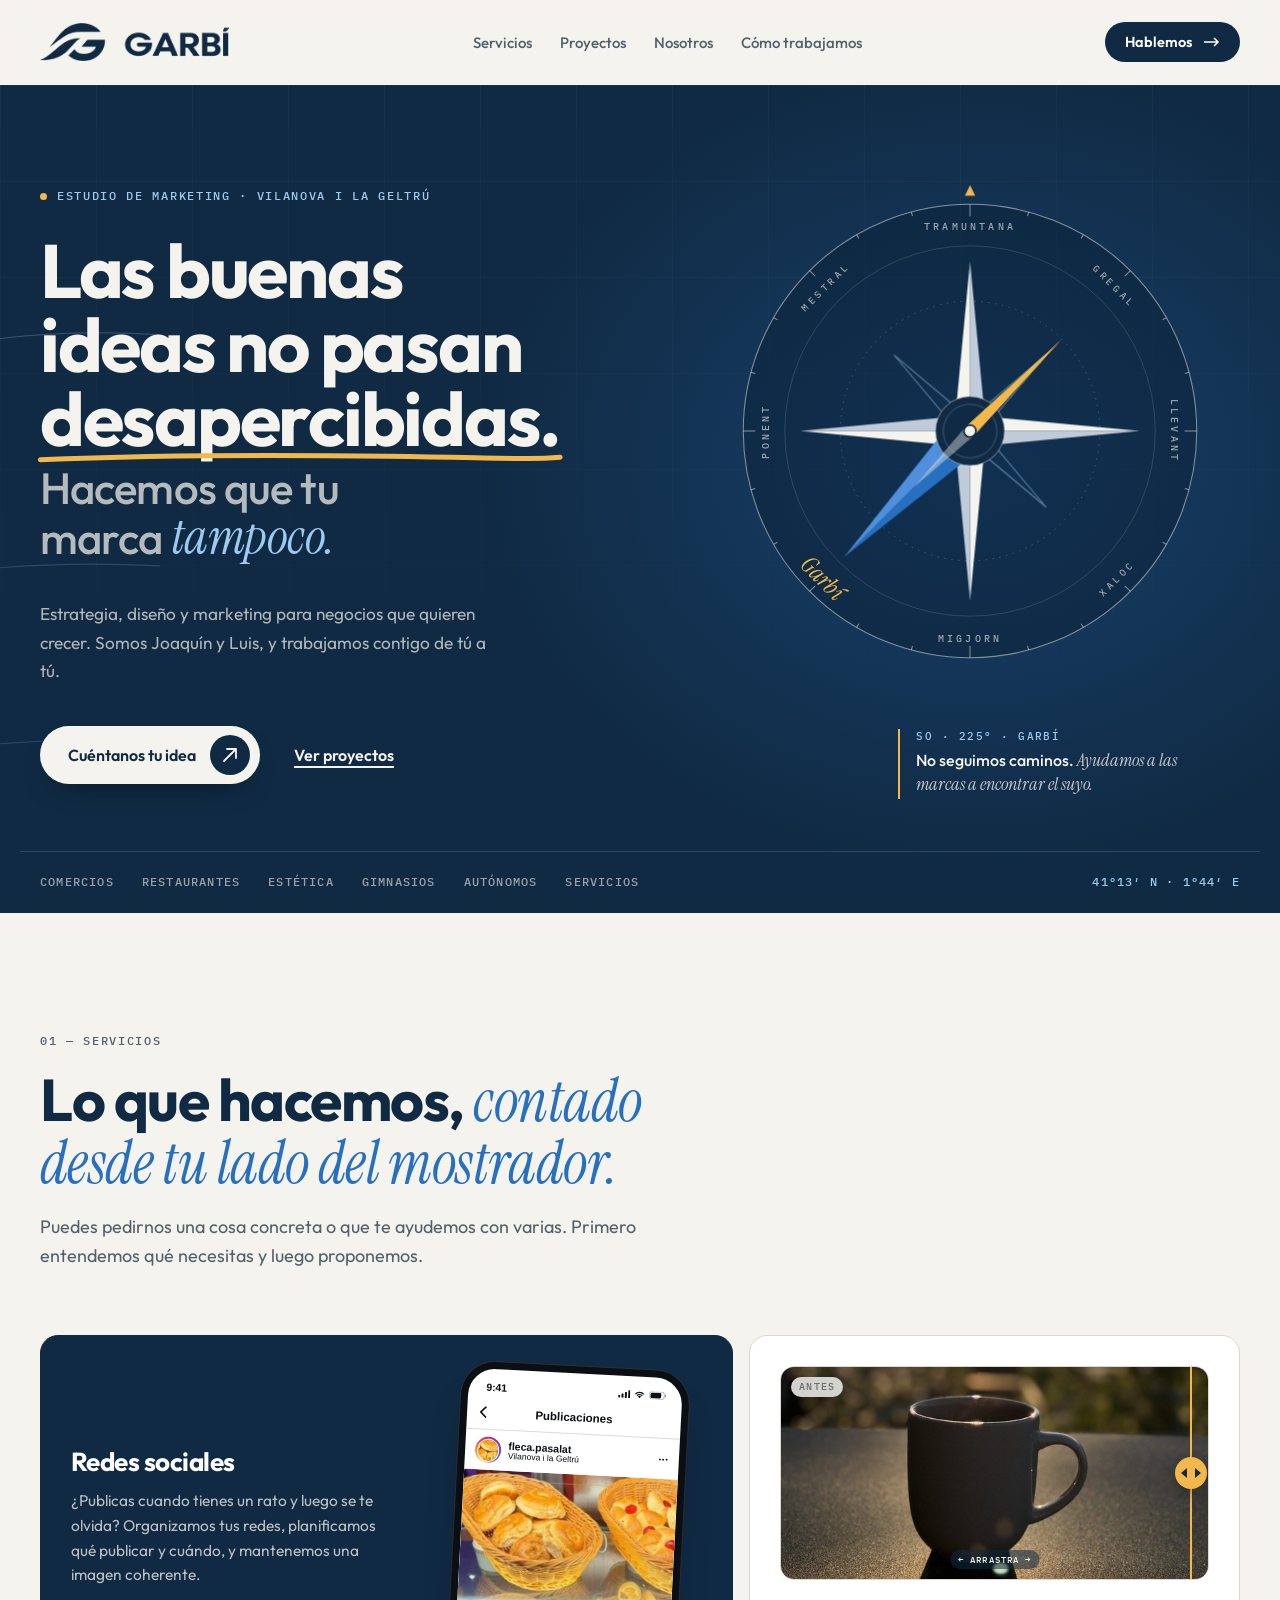
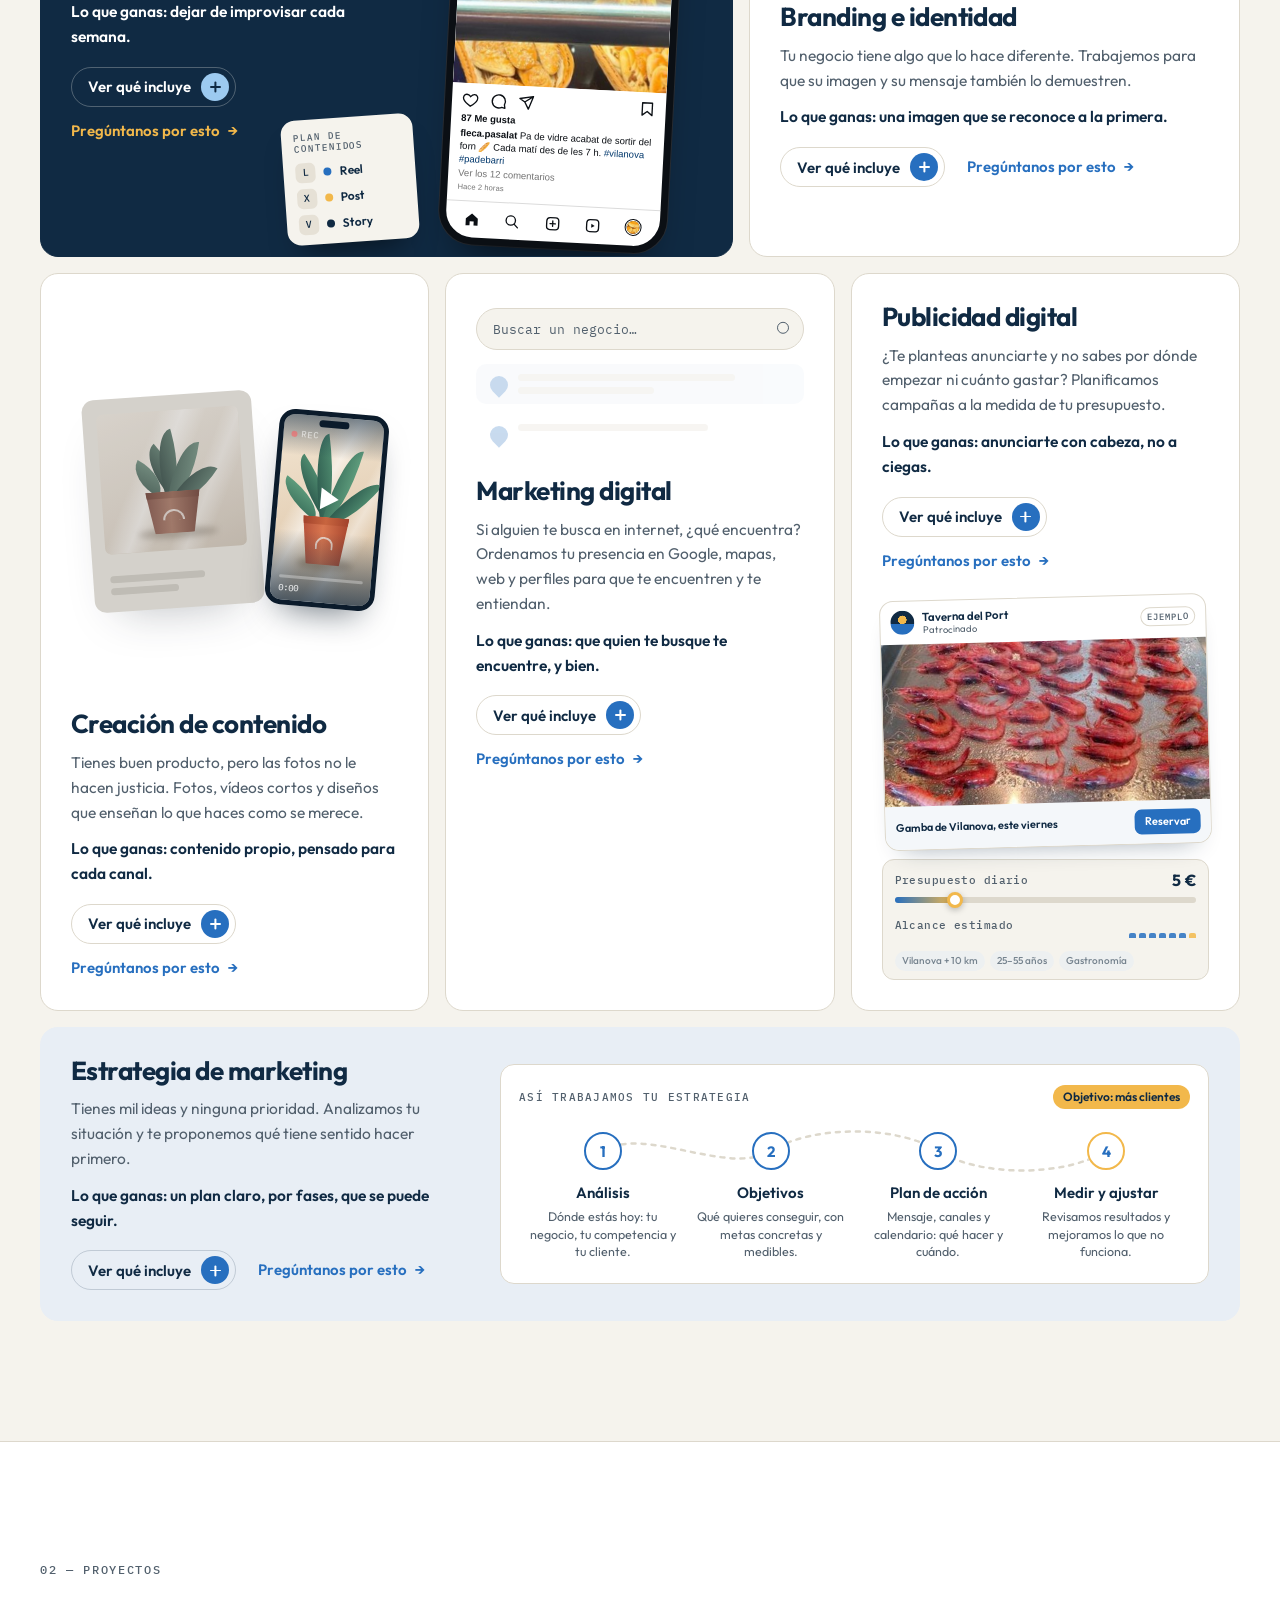
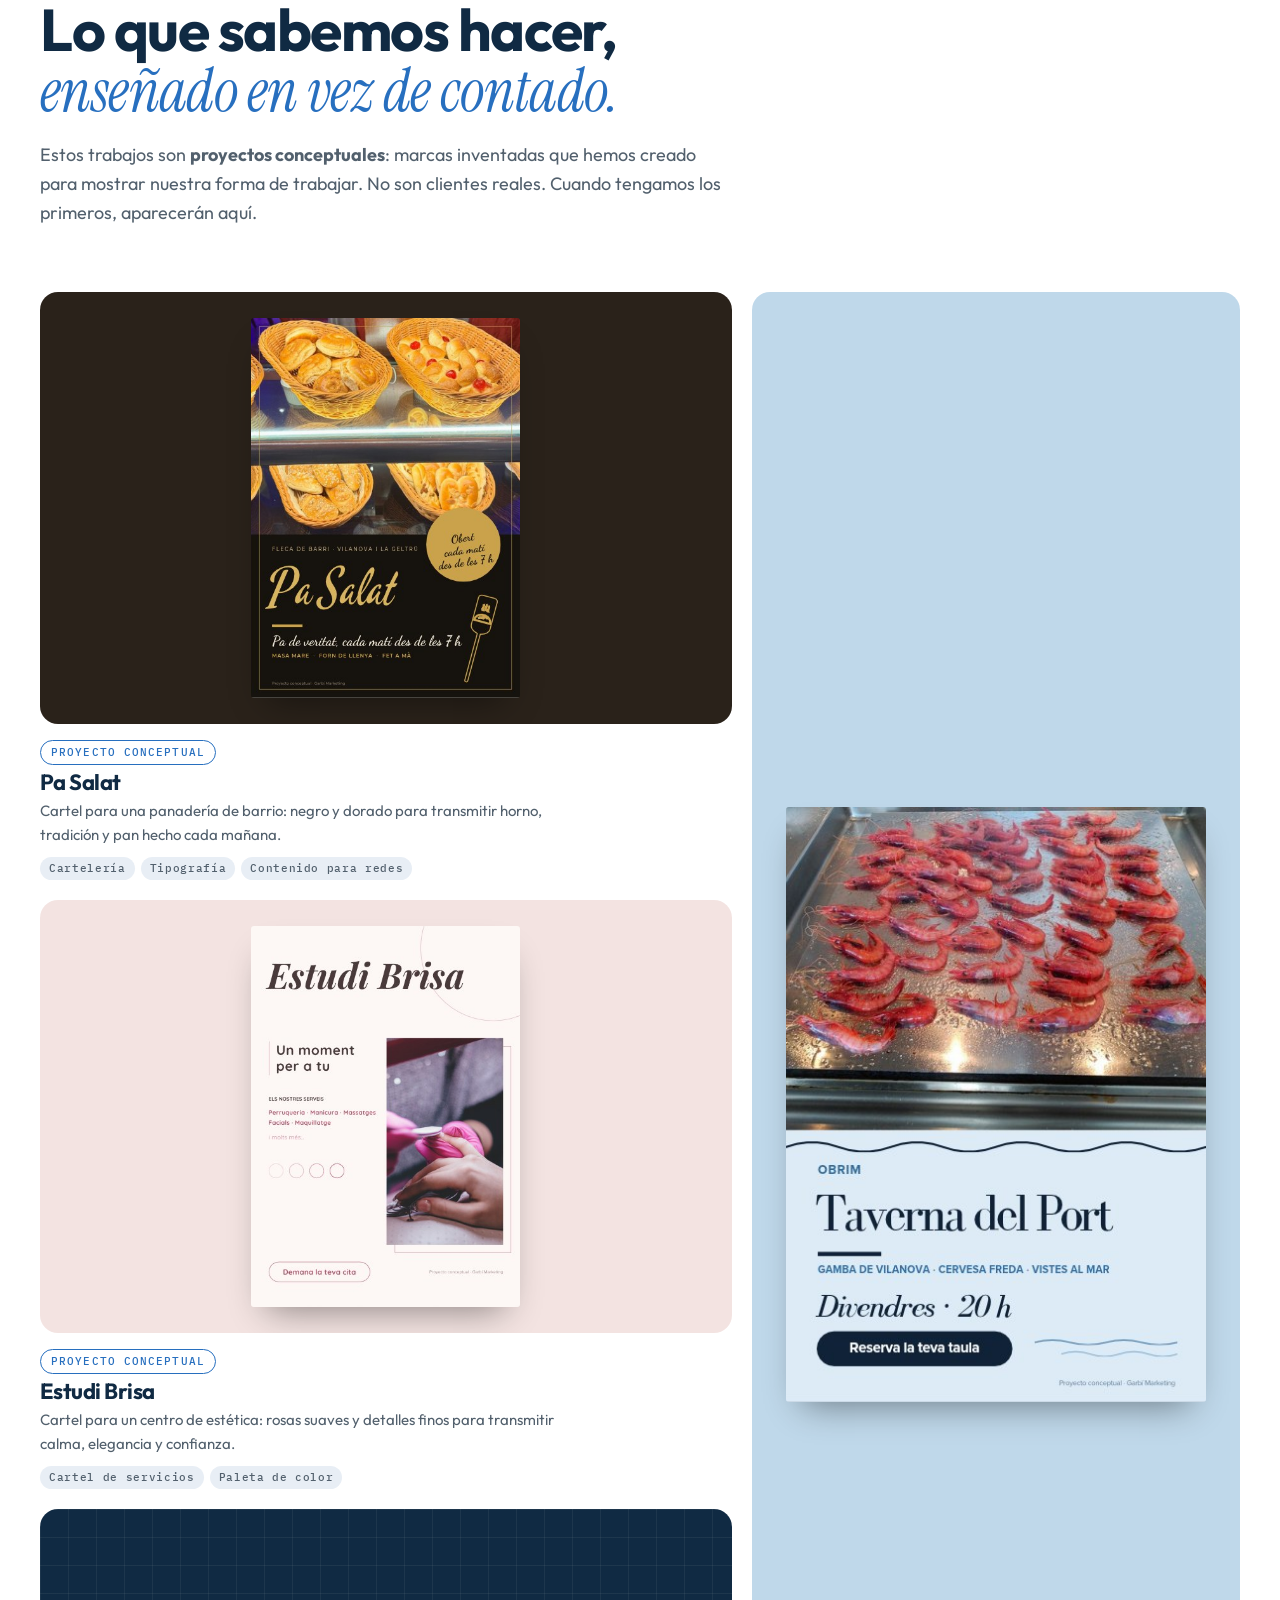
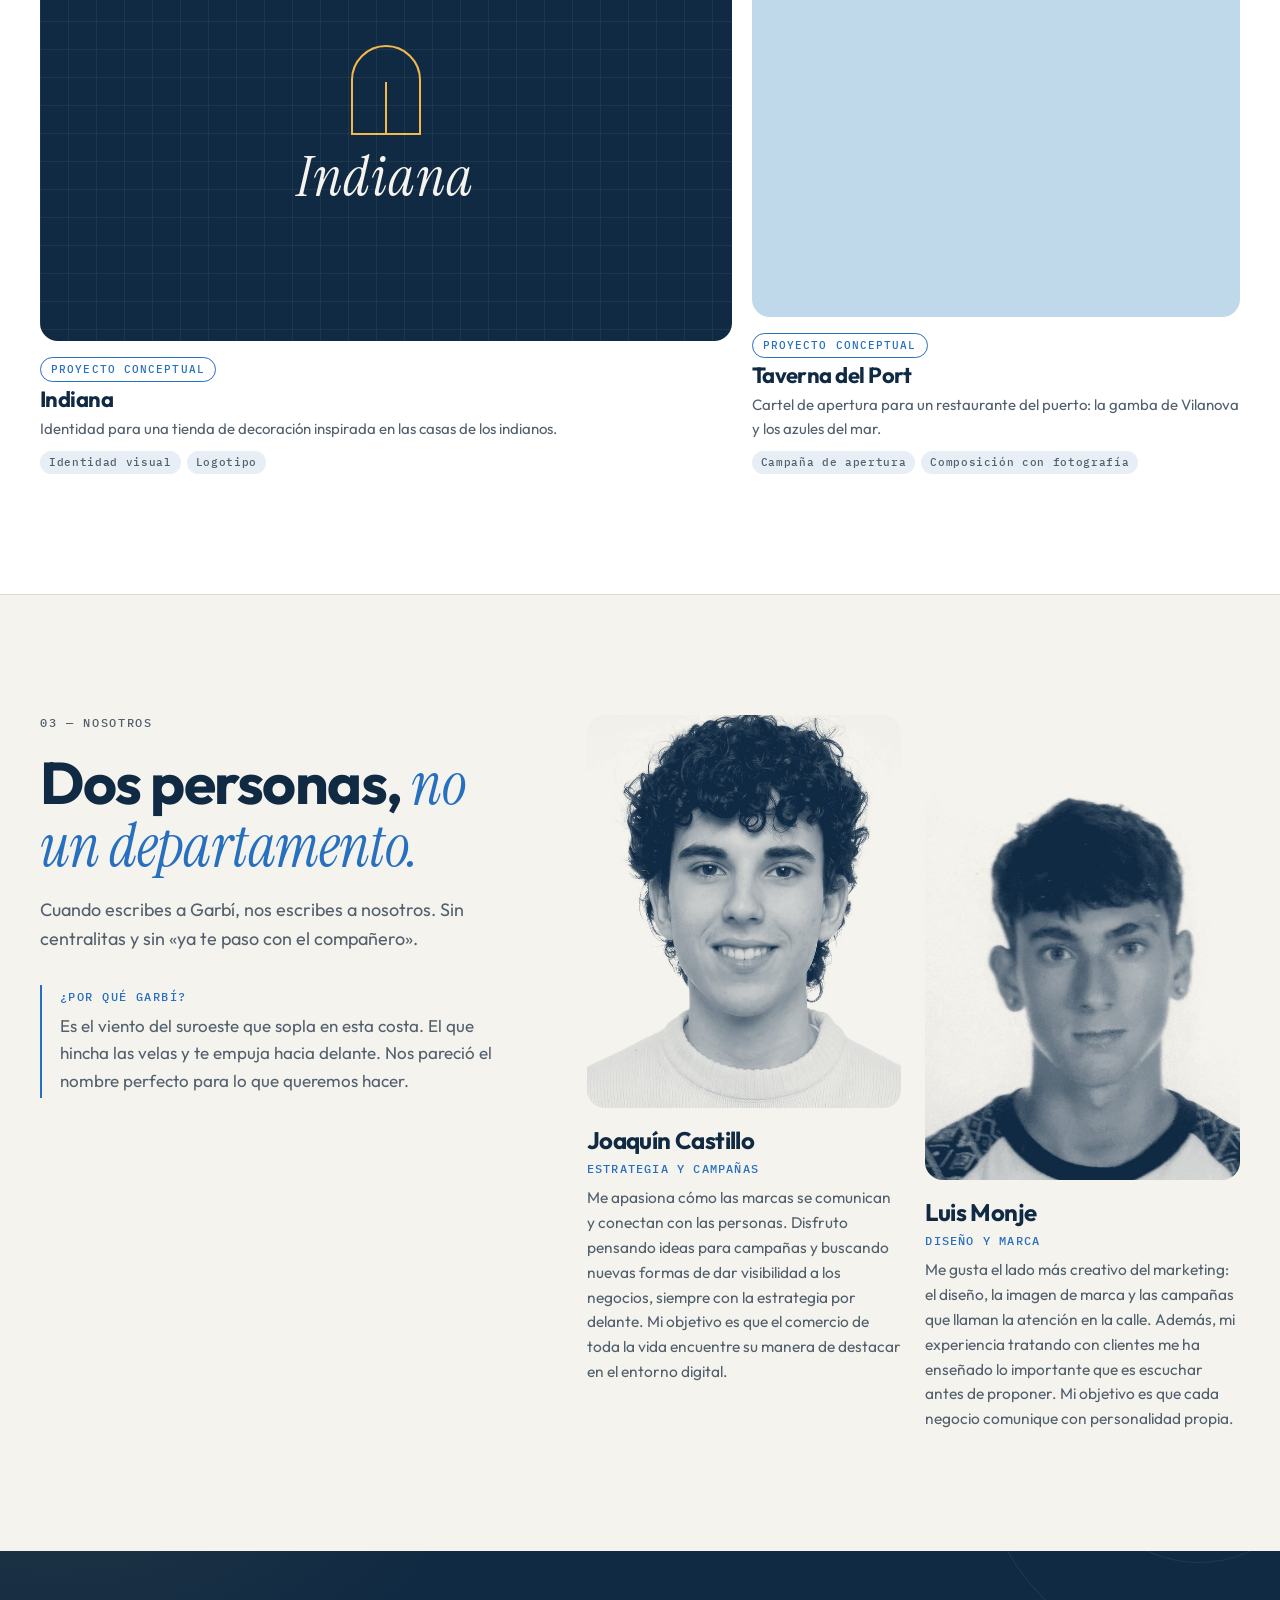
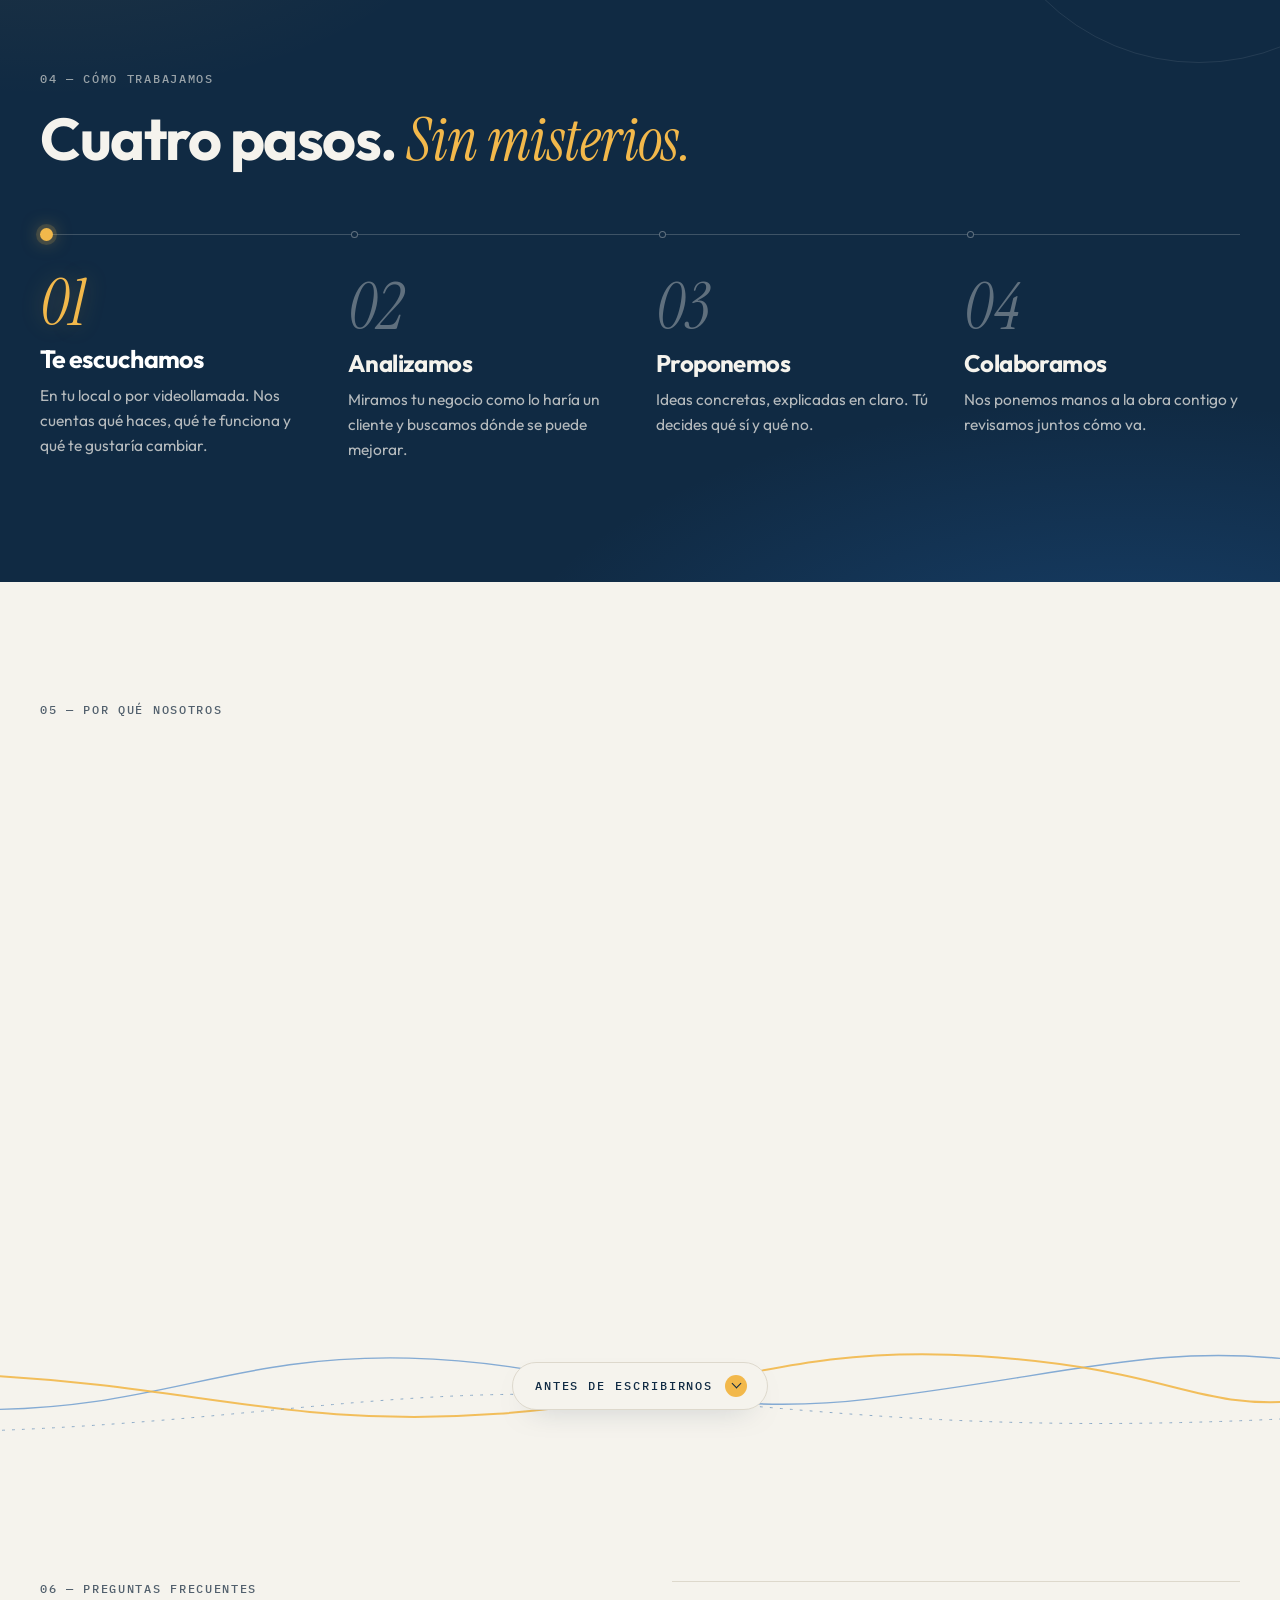
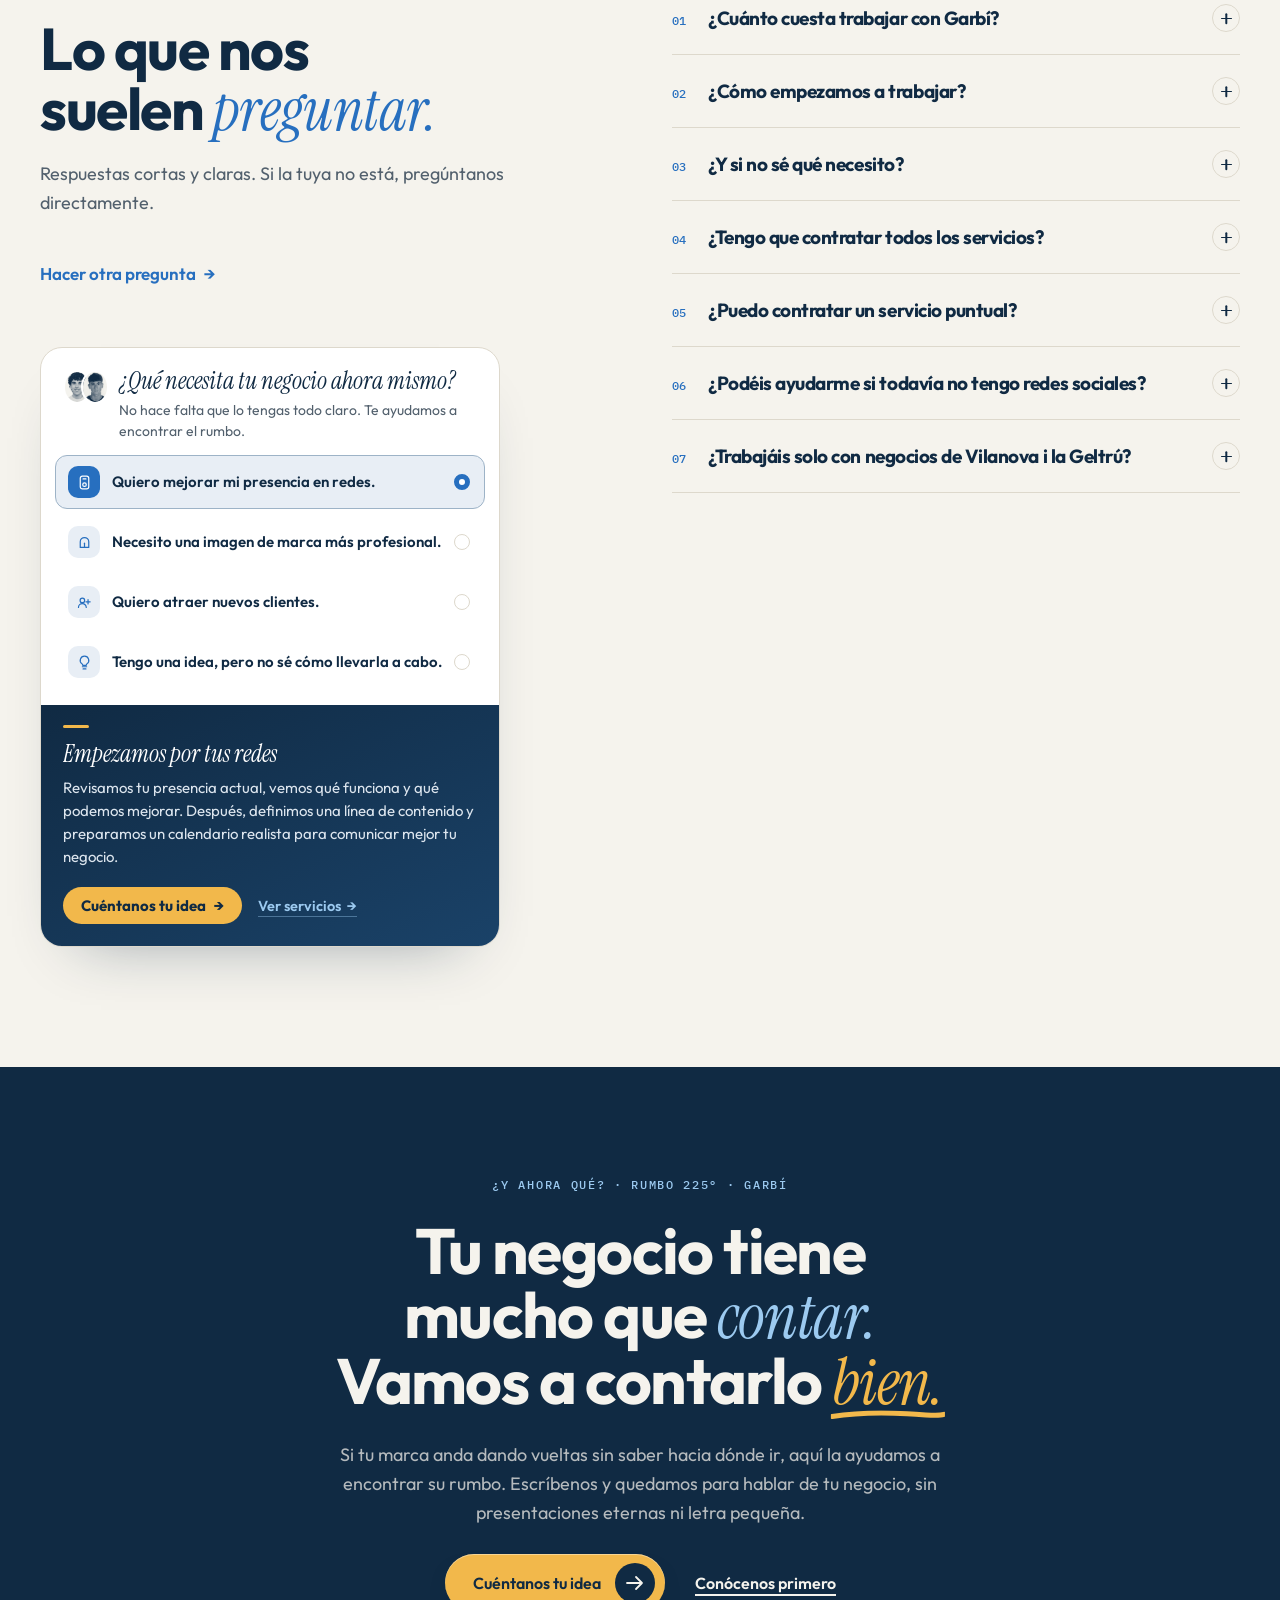
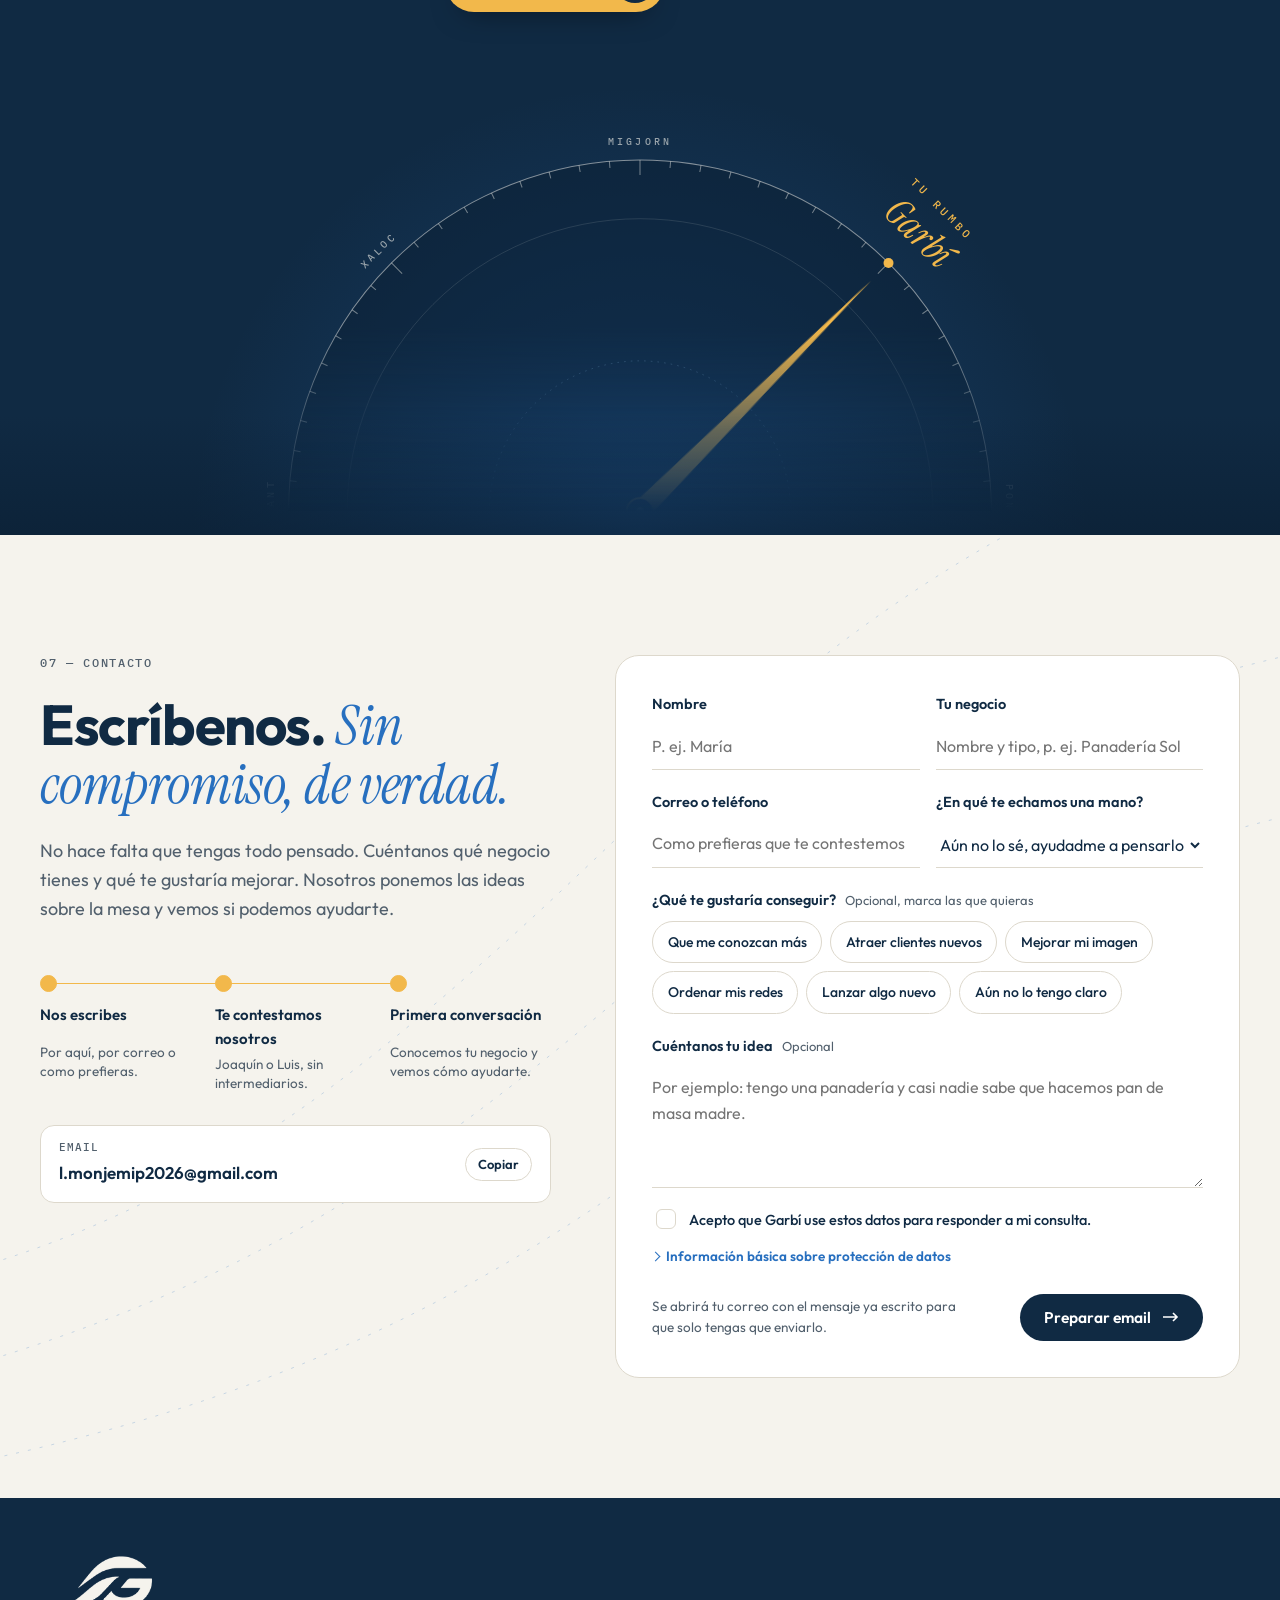
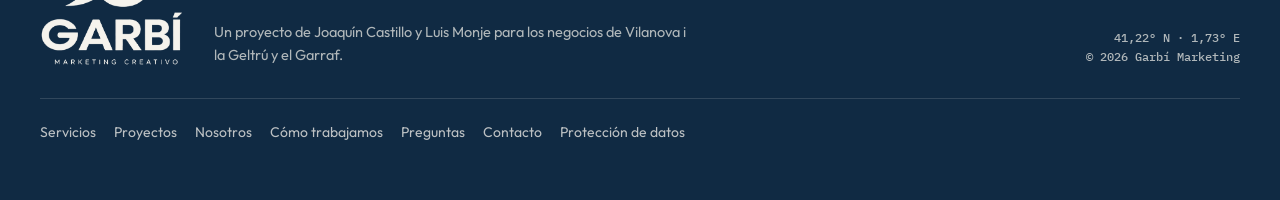
<file: index.html>
<!doctype html>
<html lang="es">
<head>
<meta charset="utf-8">
<meta name="viewport" content="width=device-width, initial-scale=1, viewport-fit=cover">
<title>Garbí | Marketing para pymes en Vilanova i la Geltrú y el Garraf</title>
<meta name="description" content="Estudio de marketing en Vilanova i la Geltrú: redes sociales, branding, contenido, publicidad y estrategia para pequeños negocios del Garraf. Trato directo con Joaquín y Luis.">
<meta name="theme-color" content="#102A43">
<link rel="canonical" href="https://garbimarketing.github.io/">
<link rel="icon" href="favicon.png?v=2" type="image/png">
<link rel="apple-touch-icon" href="apple-touch-icon.png?v=2">
<meta property="og:type" content="website">
<meta property="og:locale" content="es_ES">
<meta property="og:site_name" content="Garbí Marketing">
<meta property="og:title" content="Garbí Marketing · Vilanova i la Geltrú">
<meta property="og:description" content="Estudio de marketing en Vilanova i la Geltrú para pequeños negocios del Garraf.">
<meta property="og:image:alt" content="Garbí Marketing: Las buenas ideas no pasan desapercibidas. Tu marca tampoco.">
<meta property="og:url" content="https://garbimarketing.github.io/">
<meta property="og:image" content="https://garbimarketing.github.io/og-image.png?v=2">
<meta name="twitter:card" content="summary_large_image">
<script type="application/ld+json">
{"@context": "https://schema.org", "@type": "ProfessionalService", "name": "Garbí Marketing", "description": "Estudio de marketing en Vilanova i la Geltrú: redes sociales, branding, creación de contenido, marketing digital, publicidad y estrategia para pequeños negocios del Garraf.", "url": "https://garbimarketing.github.io/", "logo": "https://garbimarketing.github.io/logo.png", "image": "https://garbimarketing.github.io/og-image.png?v=2", "address": {"@type": "PostalAddress", "addressLocality": "Vilanova i la Geltrú", "addressRegion": "Barcelona", "addressCountry": "ES"}, "areaServed": ["Vilanova i la Geltrú", "Sant Pere de Ribes", "Sitges", "Cubelles", "Canyelles", "Garraf"], "knowsAbout": ["Gestión de redes sociales", "Branding e identidad de marca", "Creación de contenido", "Marketing digital", "Publicidad digital", "Estrategia de marketing"], "founder": [{"@type": "Person", "name": "Joaquín Castillo"}, {"@type": "Person", "name": "Luis Monje"}]}
</script>
<script type="application/ld+json">
{"@context": "https://schema.org", "@type": "FAQPage", "mainEntity": [{"@type": "Question", "name": "¿Cuánto cuesta trabajar con Garbí?", "acceptedAnswer": {"@type": "Answer", "text": "Depende de lo que necesite tu negocio, por eso no tenemos tarifas cerradas. Primero hablamos, entendemos tu situación y te preparamos una propuesta adaptada, con el precio claro antes de empezar."}}, {"@type": "Question", "name": "¿Cómo empezamos a trabajar?", "acceptedAnswer": {"@type": "Answer", "text": "Nos escribes por el formulario o por correo y quedamos para una primera conversación, sin compromiso. Con lo que nos cuentes preparamos una propuesta y, si te encaja, arrancamos. Es el mismo proceso que ves en «Cómo trabajamos»."}}, {"@type": "Question", "name": "¿Y si no sé qué necesito?", "acceptedAnswer": {"@type": "Answer", "text": "Es lo más habitual. Cuéntanos qué te preocupa o qué te gustaría conseguir y lo pensamos juntos: para eso sirve la primera conversación."}}, {"@type": "Question", "name": "¿Tengo que contratar todos los servicios?", "acceptedAnswer": {"@type": "Answer", "text": "No. Puedes pedirnos solo lo que necesites. A veces una sola cosa bien hecha es suficiente; si creemos que conviene algo más, te explicaremos por qué y decides tú."}}, {"@type": "Question", "name": "¿Puedo contratar un servicio puntual?", "acceptedAnswer": {"@type": "Answer", "text": "Sí. Un logotipo, unas fotos, una campaña concreta… No todo tiene que ser un servicio continuado."}}, {"@type": "Question", "name": "¿Podéis ayudarme si todavía no tengo redes sociales?", "acceptedAnswer": {"@type": "Answer", "text": "Sí. Empezamos por decidir en qué redes tiene sentido que estés, creamos los perfiles con tu imagen y preparamos las primeras publicaciones."}}, {"@type": "Question", "name": "¿Trabajáis solo con negocios de Vilanova i la Geltrú?", "acceptedAnswer": {"@type": "Answer", "text": "No. Estamos en Vilanova y trabajamos sobre todo con negocios del Garraf y alrededores: Sant Pere de Ribes, Sitges, Cubelles, Canyelles… Si estás en otra zona, escríbenos y lo hablamos."}}]}
</script>
<link rel="preconnect" href="https://fonts.googleapis.com">
<link rel="preconnect" href="https://fonts.gstatic.com" crossorigin>
<link rel="stylesheet" href="https://fonts.googleapis.com/css2?family=Outfit:wght@400;500;600;700;800&family=Instrument+Serif:ital@0;1&family=IBM+Plex+Mono:wght@400;500&display=swap">
<link rel="stylesheet" href="styles.css?v=69">
</head>
<body>
<a class="skip" href="#contenido">Saltar al contenido</a>

<header class="top" id="top">
  <div class="wrap nav">
    <a href="#inicio" class="brand" aria-label="Garbí Marketing, ir al inicio"><img class="brand-logo on-light" src="logo.png?v=2" alt="Garbí Marketing" width="876" height="176"><img class="brand-logo on-dark" src="logo-white.png?v=2" alt="" width="876" height="176"></a>
    <nav aria-label="Principal">
      <ul class="menu" id="menu">
        <li><a href="#servicios">Servicios</a></li>
        <li><a href="#proyectos">Proyectos</a></li>
        <li><a href="#nosotros">Nosotros</a></li>
        <li><a href="#proceso">Cómo trabajamos</a></li>
        <li class="menu-cta"><a class="btn" href="#contacto">Hablemos</a></li>
      </ul>
    </nav>
    <a class="btn cta-top" href="#contacto">Hablemos</a>
    <button class="burger" id="burger" type="button" aria-label="Abrir menú" aria-expanded="false" aria-controls="menu"><span></span><span></span></button>
  </div>
</header>

<main id="contenido">

<!-- ============ PORTADA ============ -->
<section class="hero" id="inicio">
  <svg class="gusts" viewBox="0 0 1440 800" preserveAspectRatio="none" aria-hidden="true" focusable="false">
    <path class="gust" d="M-40 250C240 210 420 300 700 260S1180 180 1480 230"/>
    <path class="gust g2" d="M-40 470C260 440 480 520 760 480S1200 410 1480 450"/>
    <path class="gust g3" d="M-40 640C300 610 520 680 820 650S1240 590 1480 620"/>
  </svg>
  <div class="wrap hero-grid">
    <div class="hero-copy">
      <p class="kicker"><span class="k-dot"></span>Estudio de marketing · Vilanova i la Geltrú</p>
      <h1>Las buenas ideas no pasan <span class="hl">desapercibidas.<svg class="hl-line" viewBox="0 0 300 14" preserveAspectRatio="none" aria-hidden="true" focusable="false"><path d="M3 9C60 4 130 3 200 5S280 9 297 6"/></svg></span> <span class="h1-b">Hacemos que tu marca <em>tampoco.</em></span></h1>
      <p class="lead">Estrategia, diseño y marketing para negocios que quieren crecer. Somos Joaquín y Luis, y trabajamos contigo de tú a tú.</p>
      <div class="actions">
        <a class="hbtn" href="#contacto"><span>Cuéntanos tu idea</span><i aria-hidden="true"></i></a>
        <a class="hlink" href="#proyectos">Ver proyectos</a>
      </div>
    </div>

    <figure class="hero-art" aria-hidden="true">
      <svg class="rose" viewBox="-12 -12 624 624" role="presentation" focusable="false"><circle class="disc" cx="300" cy="300" r="262"/><circle class="ring1" cx="300" cy="300" r="262"/><g class="ticks"><line x1="300.0" y1="38.0" x2="300.0" y2="52.0"/><line x1="367.8" y1="46.9" x2="366.5" y2="51.8"/><line x1="431.0" y1="73.1" x2="428.5" y2="77.4"/><line x1="485.3" y1="114.7" x2="478.9" y2="121.1"/><line x1="526.9" y1="169.0" x2="522.6" y2="171.5"/><line x1="553.1" y1="232.2" x2="548.2" y2="233.5"/><line x1="562.0" y1="300.0" x2="548.0" y2="300.0"/><line x1="553.1" y1="367.8" x2="548.2" y2="366.5"/><line x1="526.9" y1="431.0" x2="522.6" y2="428.5"/><line x1="485.3" y1="485.3" x2="478.9" y2="478.9"/><line x1="431.0" y1="526.9" x2="428.5" y2="522.6"/><line x1="367.8" y1="553.1" x2="366.5" y2="548.2"/><line x1="300.0" y1="562.0" x2="300.0" y2="548.0"/><line x1="232.2" y1="553.1" x2="233.5" y2="548.2"/><line x1="169.0" y1="526.9" x2="171.5" y2="522.6"/><line x1="114.7" y1="485.3" x2="121.1" y2="478.9"/><line x1="73.1" y1="431.0" x2="77.4" y2="428.5"/><line x1="46.9" y1="367.8" x2="51.8" y2="366.5"/><line x1="38.0" y1="300.0" x2="52.0" y2="300.0"/><line x1="46.9" y1="232.2" x2="51.8" y2="233.5"/><line x1="73.1" y1="169.0" x2="77.4" y2="171.5"/><line x1="114.7" y1="114.7" x2="121.1" y2="121.1"/><line x1="169.0" y1="73.1" x2="171.5" y2="77.4"/><line x1="232.2" y1="46.9" x2="233.5" y2="51.8"/></g><circle class="ring2" cx="300" cy="300" r="214"/><g><text class="wn" x="300" y="68" text-anchor="middle" transform="rotate(0 300 300)">Tramuntana</text><text class="wn" x="300" y="68" text-anchor="middle" transform="rotate(45 300 300)">Gregal</text><text class="wn" x="300" y="68" text-anchor="middle" transform="rotate(90 300 300)">Llevant</text><text class="wn" x="300" y="544" text-anchor="middle" transform="rotate(-45 300 300)">Xaloc</text><text class="wn" x="300" y="544" text-anchor="middle" transform="rotate(0 300 300)">Migjorn</text><text class="wn g" x="300" y="550" text-anchor="middle" transform="rotate(45 300 300)">Garbí</text><text class="wn" x="300" y="68" text-anchor="middle" transform="rotate(270 300 300)">Ponent</text><text class="wn" x="300" y="68" text-anchor="middle" transform="rotate(315 300 300)">Mestral</text></g><circle class="ring3" cx="300" cy="300" r="150"/><g class="star"><path class="ic" d="M300.0 286.0L387.7 212.3L314.0 300.0"/><path class="ic" d="M314.0 300.0L387.7 387.7L300.0 314.0"/><path class="ic" d="M286.0 300.0L212.3 212.3L300.0 286.0"/><path class="a ca" d="M300 300L283.0 283.0L300.0 104.0Z"/><path class="b ca" d="M300 300L300.0 104.0L317.0 283.0Z"/><path class="a ca" d="M300 300L317.0 283.0L496.0 300.0Z"/><path class="b ca" d="M300 300L496.0 300.0L317.0 317.0Z"/><path class="a ca" d="M300 300L317.0 317.0L300.0 496.0Z"/><path class="b ca" d="M300 300L300.0 496.0L283.0 317.0Z"/><path class="a ca" d="M300 300L283.0 317.0L104.0 300.0Z"/><path class="b ca" d="M300 300L104.0 300.0L283.0 283.0Z"/><path class="a gb" d="M300 300L300.0 330.0L154.3 445.7Z"/><path class="b gb" d="M300 300L154.3 445.7L270.0 300.0Z"/></g><circle class="hub-o" cx="300" cy="300" r="40"/><circle class="hub-i" cx="300" cy="300" r="31"/><g class="needle"><path class="n-head" d="M300 150L307 300L293 300Z"/><path class="n-tail" d="M300 392L307 300L293 300Z"/><circle class="n-hub" cx="300" cy="300" r="7"/></g><path class="north" d="M300 16.0L306 28.0L294 28.0Z"/></svg>
      <figcaption class="rose-cap">
        <span class="rc-k">SO · 225° · Garbí</span>
        <span class="rc-t">No seguimos caminos. <em>Ayudamos a las marcas a encontrar el suyo.</em></span>
      </figcaption>
    </figure>
  </div>
  <div class="wrap hero-foot">
    <span>Comercios</span><span>Restaurantes</span><span>Estética</span><span>Gimnasios</span><span>Autónomos</span><span>Servicios</span>
    <span class="coords">41°13′ N · 1°44′ E</span>
  </div>
</section>

<!-- ============ SERVICIOS ============ -->
<section class="block" id="servicios">
  <div class="wrap">
    <header class="sec-head">
      <p class="kicker">01 — Servicios</p>
      <h2>Lo que hacemos, <em>contado desde tu lado del mostrador.</em></h2>
      <p class="sec-intro">Puedes pedirnos una cosa concreta o que te ayudemos con varias. Primero entendemos qué necesitas y luego proponemos.</p>
    </header>

    <div class="bento">
      <!-- Redes: grande, con mockup de móvil -->
      <article class="tile t-redes" data-svc="redes">
        <div class="tile-copy">
          <h3>Redes sociales</h3>
          <p>¿Publicas cuando tienes un rato y luego se te olvida? Organizamos tus redes, planificamos qué publicar y cuándo, y mantenemos una imagen coherente.</p>
          <p class="gain">Lo que ganas: dejar de improvisar cada semana.</p>
          <div class="svc-actions"><button class="svc-more" type="button" data-svc="redes" aria-haspopup="dialog" aria-controls="svc-sheet">Ver qué incluye<i aria-hidden="true"></i></button><a class="svc-cta" href="#contacto" data-service="Gestión de redes sociales">Pregúntanos por esto</a></div>
        </div>
        <div class="mock social" aria-hidden="true">
          <div class="phone">
            <div class="sb"><span>9:41</span><span class="sb-r"><svg viewBox="0 0 18 12"><rect x="0" y="8" width="3" height="4" rx=".6"/><rect x="5" y="5.5" width="3" height="6.5" rx=".6"/><rect x="10" y="3" width="3" height="9" rx=".6"/><rect x="15" y="0" width="3" height="12" rx=".6"/></svg><svg viewBox="0 0 16 12"><path d="M8 11.5 5.6 9a3.4 3.4 0 0 1 4.8 0zM3.3 6.8a6.6 6.6 0 0 1 9.4 0l-1.4 1.4a4.6 4.6 0 0 0-6.6 0zM1 4.5a9.9 9.9 0 0 1 14 0l-1.4 1.4a7.9 7.9 0 0 0-11.2 0z"/></svg><svg viewBox="0 0 26 12"><rect x=".5" y=".5" width="22" height="11" rx="3" fill="none" stroke="currentColor" opacity=".45"/><rect x="2" y="2" width="16" height="8" rx="1.8"/><rect x="23.6" y="4" width="1.6" height="4" rx=".8" opacity=".45"/></svg></span></div>
            <div class="ig-bar"><svg viewBox="0 0 24 24"><path d="M15 5 8 12l7 7" fill="none" stroke="currentColor" stroke-width="2.2" stroke-linecap="round" stroke-linejoin="round"/></svg><b>Publicaciones</b><i></i></div>
            <div class="ig-head"><span class="av"><img src="ig-avatar.jpg" alt="" loading="lazy" decoding="async"></span><span class="ig-name">fleca.pasalat<small>Vilanova i la Geltrú</small></span><span class="dots">•••</span></div>
            <div class="ig-post"><img src="ig-pasalat.jpg" alt="" loading="lazy" decoding="async"><span class="hearts"></span></div>
            <div class="ig-actions">
              <svg class="heart" viewBox="0 0 24 24"><path d="M12 21s-7.5-4.6-9.6-9.2C.9 8.5 2.9 4.5 6.6 4.5c2.2 0 3.8 1.2 5.4 3.1 1.6-1.9 3.2-3.1 5.4-3.1 3.7 0 5.7 4 4.2 7.3C19.5 16.4 12 21 12 21z"/></svg>
              <svg viewBox="0 0 24 24"><path d="M20.6 16.8A9.3 9.3 0 1 0 17 20.4L21.5 21.5z" fill="none" stroke="currentColor" stroke-width="1.9" stroke-linejoin="round"/></svg>
              <svg viewBox="0 0 24 24"><path d="M21.5 3 9.6 11.2M21.5 3 15 21l-5.4-9.8L2.5 6.6z" fill="none" stroke="currentColor" stroke-width="1.9" stroke-linejoin="round"/></svg>
              <svg class="save" viewBox="0 0 24 24"><path d="M19 21 12 15.6 5 21V3.5h14z" fill="none" stroke="currentColor" stroke-width="1.9" stroke-linejoin="round"/></svg>
            </div>
            <p class="ig-likes">87 Me gusta</p>
            <p class="ig-cap"><b>fleca.pasalat</b> Pa de vidre acabat de sortir del forn 🥖 Cada matí des de les 7 h. <span>#vilanova #padebarri</span></p>
            <p class="ig-more">Ver los 12 comentarios</p>
            <p class="ig-time">Hace 2 horas</p>
            <div class="ig-nav"><svg viewBox="0 0 24 24"><path d="M3 10.5 12 3l9 7.5V21h-6v-6H9v6H3z"/></svg><svg viewBox="0 0 24 24"><circle cx="10.5" cy="10.5" r="7" fill="none" stroke="currentColor" stroke-width="2"/><path d="m16 16 5 5" stroke="currentColor" stroke-width="2" stroke-linecap="round"/></svg><svg viewBox="0 0 24 24"><rect x="3" y="3" width="18" height="18" rx="5" fill="none" stroke="currentColor" stroke-width="2"/><path d="M12 8v8M8 12h8" stroke="currentColor" stroke-width="2" stroke-linecap="round"/></svg><svg viewBox="0 0 24 24"><rect x="3" y="3" width="18" height="18" rx="5" fill="none" stroke="currentColor" stroke-width="2"/><path d="m10 9 5 3-5 3z"/></svg><span class="me"><img src="ig-avatar.jpg" alt="" loading="lazy" decoding="async"></span></div>
          </div>
          <div class="cal">
            <span class="cal-t">Plan de contenidos</span>
            <ul><li><b>L</b><i class="c-reel"></i>Reel</li><li><b>X</b><i class="c-post"></i>Post</li><li><b>V</b><i class="c-story"></i>Story</li></ul>
          </div>
        </div>
      </article>

      <!-- Branding -->
      <article class="tile t-brand" data-svc="brand">
        <div class="mock ba" aria-hidden="true">
          <div class="ba-before"><img src="brand-antes.jpg" alt="" draggable="false" loading="lazy" decoding="async"><span class="ba-tag">Antes</span></div>
          <div class="ba-after"><img src="brand-despues.jpg" alt="" draggable="false" loading="lazy" decoding="async"><span class="ba-tag">Después</span></div>
          <span class="ba-handle"><b></b></span>
        </div>
        <div class="tile-copy">
          <h3>Branding e identidad</h3>
          <p>Tu negocio tiene algo que lo hace diferente. Trabajemos para que su imagen y su mensaje también lo demuestren.</p>
          <p class="gain">Lo que ganas: una imagen que se reconoce a la primera.</p>
          <div class="svc-actions"><button class="svc-more" type="button" data-svc="brand" aria-haspopup="dialog" aria-controls="svc-sheet">Ver qué incluye<i aria-hidden="true"></i></button><a class="svc-cta" href="#contacto" data-service="Branding e identidad de marca">Pregúntanos por esto</a></div>
        </div>
      </article>

      <!-- Contenido -->
      <article class="tile t-cont" data-svc="cont">
        <div class="mock content" aria-hidden="true">
          <div class="photo"><span class="shot plant"><span class="pl-lt"></span><span class="pl-sh"></span><span class="pl-lv v1"></span><span class="pl-lv v2"></span><span class="pl-lv v3"></span><span class="pl-lv v4"></span><span class="pl-lv v5"></span><span class="pl-pot"><i></i></span></span><span class="cap"><b class="ln w70"></b><b class="ln w50"></b></span><span class="vf"><i></i><i></i><i></i><i></i></span><span class="af"></span><span class="flash"></span></div>
          <div class="reel"><span class="scene plant"><span class="pl-lt"></span><span class="pl-sh"></span><span class="pl-lv v1"></span><span class="pl-lv v2"></span><span class="pl-lv v3"></span><span class="pl-lv v4"></span><span class="pl-lv v5"></span><span class="pl-pot"><i></i></span></span><span class="sub">hecho a mano</span><span class="rec">REC</span><span class="play"></span><span class="prog"><i></i></span><span class="time">0:00</span></div>
        </div>
        <div class="tile-copy">
          <h3>Creación de contenido</h3>
          <p>Tienes buen producto, pero las fotos no le hacen justicia. Fotos, vídeos cortos y diseños que enseñan lo que haces como se merece.</p>
          <p class="gain">Lo que ganas: contenido propio, pensado para cada canal.</p>
          <div class="svc-actions"><button class="svc-more" type="button" data-svc="cont" aria-haspopup="dialog" aria-controls="svc-sheet">Ver qué incluye<i aria-hidden="true"></i></button><a class="svc-cta" href="#contacto" data-service="Creación de contenido">Pregúntanos por esto</a></div>
        </div>
      </article>

      <!-- Marketing digital -->
      <article class="tile t-digital" data-svc="digital">
        <div class="mock search" aria-hidden="true">
          <div class="bar"><span class="typed" data-text="panadería en vilanova">Buscar un negocio…</span><span class="caret"></span></div>
          <div class="res"><b></b><span class="ln w80"></span><span class="ln w50"></span></div>
          <div class="res dim"><b></b><span class="ln w70"></span></div>
        </div>
        <div class="tile-copy">
          <h3>Marketing digital</h3>
          <p>Si alguien te busca en internet, ¿qué encuentra? Ordenamos tu presencia en Google, mapas, web y perfiles para que te encuentren y te entiendan.</p>
          <p class="gain">Lo que ganas: que quien te busque te encuentre, y bien.</p>
          <div class="svc-actions"><button class="svc-more" type="button" data-svc="digital" aria-haspopup="dialog" aria-controls="svc-sheet">Ver qué incluye<i aria-hidden="true"></i></button><a class="svc-cta" href="#contacto" data-service="Marketing digital">Pregúntanos por esto</a></div>
        </div>
      </article>

      <!-- Publicidad -->
      <article class="tile t-ads" data-svc="ads">
        <div class="tile-copy">
          <h3>Publicidad digital</h3>
          <p>¿Te planteas anunciarte y no sabes por dónde empezar ni cuánto gastar? Planificamos campañas a la medida de tu presupuesto.</p>
          <p class="gain">Lo que ganas: anunciarte con cabeza, no a ciegas.</p>
          <div class="svc-actions"><button class="svc-more" type="button" data-svc="ads" aria-haspopup="dialog" aria-controls="svc-sheet">Ver qué incluye<i aria-hidden="true"></i></button><a class="svc-cta" href="#contacto" data-service="Publicidad digital">Pregúntanos por esto</a></div>
        </div>
        <div class="mock adcard" aria-hidden="true">
          <div class="ad-post">
            <div class="ad-top"><span class="ad-av"></span><span class="ad-who"><b>Taverna del Port</b><small>Patrocinado</small></span><span class="ad-chip">Ejemplo</span></div>
            <div class="ad-img"><img src="ad-taverna.jpg" alt="" loading="lazy" decoding="async"><span class="ad-pin">📍 a 2 km</span></div>
            <div class="ad-foot"><span>Gamba de Vilanova, este viernes</span><span class="ad-btn">Reservar</span></div>
          </div>
          <div class="ad-panel">
            <div class="ad-row"><span>Presupuesto diario</span><b class="ad-eur"><i data-from="5" data-to="12">5</i> €</b></div>
            <div class="ad-slider"><i></i><b></b></div>
            <div class="ad-row ad-reach"><span>Alcance estimado</span><span class="ad-bars"><i></i><i></i><i></i><i></i><i></i><i></i><i></i></span></div>
            <div class="ad-tags"><span>Vilanova + 10 km</span><span>25–55 años</span><span>Gastronomía</span></div>
          </div>
        </div>
      </article>

      <!-- Estrategia -->
      <article class="tile t-strat" data-svc="strat">
        <div class="tile-copy">
          <h3>Estrategia de marketing</h3>
          <p>Tienes mil ideas y ninguna prioridad. Analizamos tu situación y te proponemos qué tiene sentido hacer primero.</p>
          <p class="gain">Lo que ganas: un plan claro, por fases, que se puede seguir.</p>
          <div class="svc-actions"><button class="svc-more" type="button" data-svc="strat" aria-haspopup="dialog" aria-controls="svc-sheet">Ver qué incluye<i aria-hidden="true"></i></button><a class="svc-cta" href="#contacto" data-service="Estrategia de marketing">Pregúntanos por esto</a></div>
        </div>
        <div class="mock route" aria-hidden="true">
          <div class="rt-head"><span class="rt-k">Así trabajamos tu estrategia</span><span class="rt-goal">Objetivo: más clientes</span></div>
          <div class="rt-map">
            <svg class="rt-line" viewBox="0 0 600 56" preserveAspectRatio="none"><path class="rt-base" d="M75 28 C112 2 188 54 225 28 S338 2 375 28 S488 54 525 28"/></svg><svg class="rt-line rt-fill" viewBox="0 0 600 56" preserveAspectRatio="none"><path class="rt-draw" d="M75 28 C112 2 188 54 225 28 S338 2 375 28 S488 54 525 28"/></svg>
            <ol class="rt-stops">
              <li><span class="rt-n">1</span><strong>Análisis</strong><em>Dónde estás hoy: tu negocio, tu competencia y tu cliente.</em></li>
              <li><span class="rt-n">2</span><strong>Objetivos</strong><em>Qué quieres conseguir, con metas concretas y medibles.</em></li>
              <li><span class="rt-n">3</span><strong>Plan de acción</strong><em>Mensaje, canales y calendario: qué hacer y cuándo.</em></li>
              <li><span class="rt-n">4</span><strong>Medir y ajustar</strong><em>Revisamos resultados y mejoramos lo que no funciona.</em></li>
            </ol>
          </div>
        </div>
      </article>
    </div>
    <!-- Detalle de cada servicio: se muestra en el panel al pulsar «Ver qué incluye». Editable aquí. -->
    <div class="svc-data" hidden>
      <article data-key="redes" data-name="Redes sociales" data-short="Redes" data-form="Gestión de redes sociales">
        <h3 class="sv-title">Redes sociales</h3>
        <p class="sv-lead">Nos ocupamos del día a día de tus redes: qué publicar, cuándo y con qué tono, para que tu perfil tenga constancia y una imagen coherente.</p>
        <div class="cd is-phone"><div class="cd-stage"><div class="cd-phone" aria-hidden="true"><div class="cd-scr" data-scr="cal"><div class="rd-top"><small>Noviembre</small><b>Semana 2</b></div><ul class="rd-cal"><li><span>Lun</span><i class="t-reel">Reel · Así se hace</i></li><li><span>Mar</span><i class="t-story">Historia · Horario</i></li><li><span>Mié</span><i class="t-post">Post · Novedad</i></li><li><span>Jue</span><i class="t-story">Historia · Encuesta</i></li><li><span>Vie</span><i class="t-post">Carrusel · Fin de semana</i></li><li><span>Sáb</span><i class="t-reel">Reel · Clientes</i></li></ul></div><div class="cd-scr" data-scr="grid"><div class="rd-prof"><img src="ig-avatar.jpg" alt=""><div><b>fleca.pasalat</b><span>Fleca de barri · Vilanova</span></div></div><div class="rd-grid"><i class="p"><img src="ig-pasalat.jpg" alt=""></i><i class="n"><em>Pa de vidre</em></i><i class="p"><img src="ig-pasalat.jpg" alt=""></i><i class="s"><strong>7 h</strong></i><i class="p"><img src="ig-pasalat.jpg" alt=""></i><i class="n"><em>Pa de vidre</em></i><i class="p"><img src="ig-pasalat.jpg" alt=""></i><i class="s"><strong>7 h</strong></i><i class="p"><img src="ig-pasalat.jpg" alt=""></i></div></div><div class="cd-scr" data-scr="prog"><div class="rd-sched"><small>Programado</small><div class="rd-post"><img src="ig-pasalat.jpg" alt=""><p><b>Pa de vidre</b>Acabat de sortir del forn.</p></div><div class="rd-when"><span>Jueves</span><b>8:00</b></div><div class="rd-ok"><i></i>Listo para publicarse</div></div></div><div class="cd-scr" data-scr="com"><div class="rd-chat"><small>Comentarios</small><p class="u"><b>marta.vng</b> Teniu pa sense gluten?</p><p class="me"><b>fleca.pasalat</b> <span class="rd-type" data-type="Sí! Els dijous i divendres, encarrega’l el dia abans 🙂"></span></p></div></div></div><p class="cd-label">Ejemplo conceptual · marca inventada</p></div><p class="cd-desc" aria-live="polite"></p><div class="cd-formats"><span class="sv-k">Pulsa para verlo</span><button type="button" class="cd-f on" data-fmt="cal" aria-pressed="true"><i aria-hidden="true"><svg viewBox="0 0 24 24"><rect x="3.5" y="5" width="17" height="15" rx="2.5"/><path d="M3.5 10h17M8 3v4M16 3v4"/></svg></i><b>Calendario editorial</b><span><span>Qué se publica cada día y en qué formato, pensado con un mes de antelación.</span></span></button><button type="button" class="cd-f" data-fmt="grid" aria-pressed="false"><i aria-hidden="true"><svg viewBox="0 0 24 24"><rect x="4" y="4" width="7" height="7" rx="1.5"/><rect x="13" y="4" width="7" height="7" rx="1.5"/><rect x="4" y="13" width="7" height="7" rx="1.5"/><rect x="13" y="13" width="7" height="7" rx="1.5"/></svg></i><b>Perfil coherente</b><span><span>Un perfil que se reconoce de un vistazo: mismos colores, mismo tono, mismo estilo.</span></span></button><button type="button" class="cd-f" data-fmt="prog" aria-pressed="false"><i aria-hidden="true"><svg viewBox="0 0 24 24"><circle cx="12" cy="12" r="8.5"/><path d="M12 7.5V12l3 2"/></svg></i><b>Publicación programada</b><span><span>Las publicaciones salen solas, a la hora en la que tu público está conectado.</span></span></button><button type="button" class="cd-f" data-fmt="com" aria-pressed="false"><i aria-hidden="true"><svg viewBox="0 0 24 24"><path d="M5 17.5V7a2.5 2.5 0 0 1 2.5-2.5h9A2.5 2.5 0 0 1 19 7v6a2.5 2.5 0 0 1-2.5 2.5H9z"/><path d="M9 9.5h6M9 12h4"/></svg></i><b>Tono y respuestas</b><span><span>Respondemos comentarios y mensajes con la voz de tu negocio, sin respuestas de robot.</span></span></button></div></div>
        <blockquote class="sv-pain"><span class="sv-k">¿Te suena?</span><p>«Publico cuando me acuerdo y no sé si sirve de algo.»</p></blockquote>
        <div class="sv-sec"><h4 class="sv-k">Qué podemos hacer</h4><ul class="sv-list"><li>Gestión de Instagram</li><li>Gestión de TikTok</li><li>Planificación de publicaciones</li><li>Historias del día a día</li><li>Calendario editorial</li><li>Tono y estilo de comunicación</li></ul></div>
        <div class="sv-sec"><h4 class="sv-k">Cómo lo trabajamos</h4><ol class="sv-steps"><li><b>Revisión</b><span>Vemos tu perfil y qué funciona ya.</span></li><li><b>Calendario</b><span>Planificamos el mes.</span></li><li><b>Publicación</b><span>Publicamos y respondemos.</span></li><li><b>Repaso</b><span>Vemos qué ha funcionado y ajustamos.</span></li></ol></div>
        <div class="sv-sec"><h4 class="sv-k">Dónde trabajamos</h4><ul class="sv-tags"><li>Instagram</li><li>TikTok</li><li>Facebook</li><li>Meta Business Suite</li></ul></div>
        <div class="sv-sec"><h4 class="sv-k">Lo que ganas</h4><ul class="sv-gain"><li>Constancia sin que te quite tiempo.</li><li>Un perfil reconocible en cada publicación.</li><li>Saber qué funciona y qué no, con un repaso periódico.</li></ul></div>
        <p class="sv-diff"><span class="sv-k">No es lo mismo que…</span>Publicamos y gestionamos. Si necesitas fotos, vídeos o diseños nuevos, eso es <button type="button" class="sv-go" data-goto="cont">Creación de contenido →</button></p>
      </article>
      <article data-key="brand" data-name="Branding e identidad" data-short="Branding" data-form="Branding e identidad de marca">
        <h3 class="sv-title">Branding e identidad</h3>
        <p class="sv-lead">Definimos cómo se ve, cómo habla y cómo se reconoce tu negocio, para que el rótulo, las redes y la web cuenten lo mismo.</p>
        <div class="cd is-board"><div class="cd-stage"><div class="cd-board" aria-hidden="true"><div class="cd-scr" data-scr="logo"><div class="br-logo"><span class="id-mark"></span><span class="br-word">Indiana</span></div><div class="br-vers"><i class="v1"><span></span></i><i class="v2"><span></span></i><i class="v3">I</i></div></div><div class="cd-scr" data-scr="pal"><div class="br-pal"><i style="--c:#102A43"><b>Azul indiano</b><span>#102A43</span></i><i style="--c:#F2B84B"><b>Ocre</b><span>#F2B84B</span></i><i style="--c:#F5F3ED"><b>Cal</b><span>#F5F3ED</span></i><i style="--c:#2F5D50"><b>Verde persiana</b><span>#2F5D50</span></i></div></div><div class="cd-scr" data-scr="tipo"><div class="br-type2"><div class="tt"><small>Para titulares</small><em>Aa</em><b>Instrument Serif</b><span class="serif">Casas que cuentan historias</span></div><div class="tx"><small>Para textos</small><em>Aa</em><b>Outfit</b><span>Decoración con alma de ultramar, en el centro de Vilanova.</span></div><p class="br-why">Carácter para llamar la atención, claridad para leer.</p></div></div><div class="cd-scr" data-scr="apli"><div class="br-apps2"><figure><div class="m-front"><span class="aw"></span><em>Indiana</em><span class="door"></span><span class="win"></span></div><figcaption>Rótulo</figcaption></figure><figure><div class="m-card"><span class="id-mark"></span><b>Indiana</b><small>Decoració · Vilanova</small></div><figcaption>Tarjeta</figcaption></figure><figure><div class="m-bag"><span class="id-mark"></span></div><figcaption>Bolsa</figcaption></figure><figure><div class="m-ig"><i><span class="id-mark"></span></i><b>indiana</b><span class="g"><i></i><i></i><i></i></span></div><figcaption>Instagram</figcaption></figure></div></div></div><p class="cd-label">Ejemplo conceptual · Indiana, marca inventada</p></div><p class="cd-desc" aria-live="polite"></p><div class="cd-formats"><span class="sv-k">Pulsa para verlo</span><button type="button" class="cd-f on" data-fmt="logo" aria-pressed="true"><i aria-hidden="true"><svg viewBox="0 0 24 24"><path d="M6 19V11a6 6 0 0 1 12 0v8z"/><path d="M12 19v-6"/></svg></i><b>Logotipo</b><span><span>El símbolo y el nombre, con versiones para fondo claro, oscuro y tamaños pequeños.</span></span></button><button type="button" class="cd-f" data-fmt="pal" aria-pressed="false"><i aria-hidden="true"><svg viewBox="0 0 24 24"><circle cx="8" cy="9" r="3"/><circle cx="16" cy="9" r="3"/><circle cx="12" cy="16" r="3"/></svg></i><b>Colores</b><span><span>Una paleta corta y con sentido, con sus códigos para que siempre salga igual.</span></span></button><button type="button" class="cd-f" data-fmt="tipo" aria-pressed="false"><i aria-hidden="true"><svg viewBox="0 0 24 24"><path d="M5 19 10 5l5 14M7 14h6M16 19v-6.5a2.5 2.5 0 0 1 5 0V19"/></svg></i><b>Tipografías</b><span><span>Dos letras que trabajan juntas: una con carácter para titulares y otra cómoda para leer.</span></span></button><button type="button" class="cd-f" data-fmt="apli" aria-pressed="false"><i aria-hidden="true"><svg viewBox="0 0 24 24"><rect x="3.5" y="7" width="11" height="8" rx="1.5"/><path d="M16 10h4.5v9H11v-4"/></svg></i><b>Aplicaciones</b><span><span>Dónde vive la marca en el día a día: la fachada, la tarjeta, la bolsa que se lleva el cliente y el perfil de redes.</span></span></button></div></div>
        <blockquote class="sv-pain"><span class="sv-k">¿Te suena?</span><p>«Mi logo lo hizo un conocido hace años y ya no me representa.»</p></blockquote>
        <div class="sv-sec"><h4 class="sv-k">Qué podemos hacer</h4><ul class="sv-list"><li>Diseño o rediseño de logotipo</li><li>Identidad visual</li><li>Colores y tipografías</li><li>Personalidad y tono de marca</li><li>Aplicaciones: rótulo, tarjetas, carta, packaging</li><li>Guía de marca sencilla</li></ul></div>
        <div class="sv-sec"><h4 class="sv-k">Cómo lo trabajamos</h4><ol class="sv-steps"><li><b>Escucha</b><span>Quién eres y a quién hablas.</span></li><li><b>Propuesta</b><span>Primeras ideas y caminos.</span></li><li><b>Desarrollo</b><span>Logo, colores y tipografías.</span></li><li><b>Entrega</b><span>Guía y archivos listos para usar.</span></li></ol></div>
        <div class="sv-sec"><h4 class="sv-k">Qué te llevas</h4><ul class="sv-tags"><li>Logotipo y sus versiones</li><li>Paleta y tipografías</li><li>Guía de uso</li><li>Plantillas editables</li></ul></div>
        <div class="sv-sec"><h4 class="sv-k">Lo que ganas</h4><ul class="sv-gain"><li>Una imagen que se reconoce a la primera.</li><li>Coherencia en todo lo que enseñas.</li><li>Una base sobre la que construir todo lo demás.</li></ul></div>
        <p class="sv-diff"><span class="sv-k">No es lo mismo que…</span>Define quién eres y cómo te ves. Las piezas del día a día que salen de ahí son <button type="button" class="sv-go" data-goto="cont">Creación de contenido →</button></p>
      </article>
      <article data-key="cont" data-name="Creación de contenido" data-short="Contenido" data-form="Creación de contenido">
        <h3 class="sv-title">Creación de contenido</h3>
        <p class="sv-lead">Creamos las fotos, los vídeos y los diseños que enseñan tu producto y tu forma de trabajar tal como son, y adaptamos cada pieza al canal donde se va a ver.</p>
        <div class="cd is-phone"><div class="cd-stage"><div class="cd-phone" aria-hidden="true"><div class="cd-scr" data-scr="foto"><div class="cd-ig-head"><span class="ind-av"><span class="id-mark"></span></span><b>indiana.decor</b><span>•••</span></div><div class="cd-ig-img"><div class="plant"><span class="pl-lt"></span><span class="pl-sh"></span><span class="pl-lv v1"></span><span class="pl-lv v2"></span><span class="pl-lv v3"></span><span class="pl-lv v4"></span><span class="pl-lv v5"></span><span class="pl-pot"><i></i></span></div><span class="cd-heart"></span></div><div class="cd-ig-acts"><i class="h"></i><i class="c"></i><i class="s"></i></div><p class="cd-ig-cap"><b>indiana.decor</b> Ceràmica feta a mà, peça a peça.</p><p class="cd-ig-cap muted">#vilanova #decoracio</p></div><div class="cd-scr" data-scr="reel"><div class="cd-reel-bg"><div class="plant"><span class="pl-lt"></span><span class="pl-sh"></span><span class="pl-lv v1"></span><span class="pl-lv v2"></span><span class="pl-lv v3"></span><span class="pl-lv v4"></span><span class="pl-lv v5"></span><span class="pl-pot"><i></i></span></div></div><span class="cd-sub">Cada pieza, hecha a mano</span><div class="cd-reel-side"><i class="h"></i><i class="c"></i><i class="s"></i></div><div class="cd-reel-meta"><b>indiana.decor</b><span>♪ Audio original</span></div><span class="cd-prog"><i></i></span></div><div class="cd-scr" data-scr="carr"><div class="cd-ig-head"><span class="ind-av"><span class="id-mark"></span></span><b>indiana.decor</b><span>•••</span></div><div class="cd-car"><div class="cd-track"><div class="cd-slide img"><div class="plant"><span class="pl-lt"></span><span class="pl-sh"></span><span class="pl-lv v1"></span><span class="pl-lv v2"></span><span class="pl-lv v3"></span><span class="pl-lv v4"></span><span class="pl-lv v5"></span><span class="pl-pot"><i></i></span></div></div><div class="cd-slide navy"><small>Novetat</small><em>Col·lecció Ultramar</em><span>Ceràmica feta a Vilanova</span></div><div class="cd-slide green"><small>Botiga</small><strong>10–20 h</strong><span>De dilluns a dissabte</span></div></div><span class="cd-count">1/3</span></div><div class="cd-dots"><i class="on"></i><i></i><i></i></div><p class="cd-ig-cap"><b>indiana.decor</b> La nova col·lecció, en tres passos.</p></div><div class="cd-scr" data-scr="hist"><div class="cd-st-bg"><div class="plant"><span class="pl-lt"></span><span class="pl-sh"></span><span class="pl-lv v1"></span><span class="pl-lv v2"></span><span class="pl-lv v3"></span><span class="pl-lv v4"></span><span class="pl-lv v5"></span><span class="pl-pot"><i></i></span></div></div><div class="cd-st-bars"><i class="done"></i><i class="run"><b></b></i><i></i></div><div class="cd-st-head"><span class="ind-av"><span class="id-mark"></span></span><b>indiana.decor</b><span>2 h</span></div><div class="cd-poll"><p>Quin acabat t'agrada més?</p><span class="a">Terracota</span><span class="b">Blanc de calç</span></div></div></div><p class="cd-label">Ejemplo conceptual · marca inventada</p></div><p class="cd-desc" aria-live="polite"></p><div class="cd-formats"><span class="sv-k">Elige un formato</span><button type="button" class="cd-f on" data-fmt="foto" aria-pressed="true"><i aria-hidden="true"><svg viewBox="0 0 24 24"><rect x="3" y="6" width="18" height="13" rx="3"/><circle cx="12" cy="12.5" r="3.5"/><path d="M8.5 6l1.5-2h4l1.5 2"/></svg></i><b>Fotografía</b><span><span>Producto, local y equipo, con luz y encuadre pensados para que se vea como es.</span></span></button><button type="button" class="cd-f" data-fmt="reel" aria-pressed="false"><i aria-hidden="true"><svg viewBox="0 0 24 24"><rect x="5" y="2.5" width="14" height="19" rx="3"/><path d="M10.5 9.5v5l4-2.5z"/></svg></i><b>Reel y vídeo corto</b><span><span>Grabación, edición, subtítulos y ritmo para vertical: Reels, TikTok e historias.</span></span></button><button type="button" class="cd-f" data-fmt="carr" aria-pressed="false"><i aria-hidden="true"><svg viewBox="0 0 24 24"><rect x="6" y="5" width="12" height="14" rx="2.5"/><path d="M3 7.5v9M21 7.5v9"/></svg></i><b>Carrusel y diseño</b><span><span>Publicaciones diseñadas con tu identidad: novedades, horarios, promociones.</span></span></button><button type="button" class="cd-f" data-fmt="hist" aria-pressed="false"><i aria-hidden="true"><svg viewBox="0 0 24 24"><circle cx="12" cy="12" r="8.5" stroke-dasharray="4 2.2"/><circle cx="12" cy="12" r="4"/></svg></i><b>Historias</b><span><span>Piezas rápidas para el día a día, con encuestas, avisos y detrás de las cámaras.</span></span></button></div></div>
        <blockquote class="sv-pain"><span class="sv-k">¿Te suena?</span><p>«Tengo buen producto, pero en las fotos no luce.»</p></blockquote>
        <div class="sv-sec"><h4 class="sv-k">Qué podemos crear</h4><ul class="sv-list"><li>Fotografías de producto y del negocio</li><li>Vídeos cortos y Reels</li><li>Diseños para publicaciones y carruseles</li><li>Historias para Instagram</li><li>Edición y adaptación de contenido audiovisual</li><li>Creatividades para promociones y campañas</li></ul></div>
        <div class="sv-sec"><h4 class="sv-k">Cómo lo trabajamos</h4><ol class="sv-steps"><li><b>Idea</b><span>Pensamos la idea y el objetivo.</span></li><li><b>Plan</b><span>Planificamos el contenido.</span></li><li><b>Creación</b><span>Creamos y editamos las piezas.</span></li><li><b>Canal</b><span>Adaptamos cada pieza a donde se publicará.</span></li></ol></div>
        <div class="sv-sec"><h4 class="sv-k">Dónde se ve</h4><ul class="sv-tags"><li>Instagram</li><li>TikTok</li><li>Facebook</li><li>Tu web</li><li>Impresión</li></ul></div>
        <div class="sv-sec"><h4 class="sv-k">Lo que ganas</h4><ul class="sv-gain"><li>Una imagen más cuidada.</li><li>Contenido coherente con tu identidad.</li><li>Publicaciones que explican mejor lo que ofreces.</li><li>Una presencia visual más profesional.</li></ul></div>
        <p class="sv-diff"><span class="sv-k">No es lo mismo que…</span>Producimos las piezas. Si además quieres que las publiquemos y gestionemos tu perfil, eso es <button type="button" class="sv-go" data-goto="redes">Redes sociales →</button></p>
      </article>
      <article data-key="digital" data-name="Marketing digital" data-short="Marketing digital" data-form="Marketing digital">
        <h3 class="sv-title">Marketing digital</h3>
        <p class="sv-lead">Revisamos cómo aparece tu negocio en internet y ordenamos tu presencia: Google, mapas, web y perfiles, para que quien te busque te encuentre y entienda lo que ofreces.</p>
        <div class="cd is-phone"><div class="cd-stage"><div class="cd-phone" aria-hidden="true"><div class="cd-scr" data-scr="busca"><div class="dg-search"><i></i><span class="rd-type" data-type="panadería vilanova"></span></div><ul class="dg-res"><li class="hit"><b>Fleca Pa Salat</b><span>Panadería · Vilanova i la Geltrú</span><small>Abierto · Cierra a las 14:00</small></li><li><b></b><span></span></li><li><b></b><span></span></li></ul></div><div class="cd-scr" data-scr="ficha"><div class="gm-map"><span class="rd r1"></span><span class="rd r2"></span><span class="rd r3"></span><span class="sea"></span><i class="pin"></i><span class="gm-lbl">Fleca Pa Salat</span><span class="gm-search"><i></i>Fleca Pa Salat</span></div><div class="gm-sheet"><span class="gm-grab"></span><b class="gm-name">Fleca Pa Salat</b><span class="gm-cat">Panadería · a 5 min a pie</span><span class="gm-open"><em>Abierto</em> · Cierra a las 14:00</span><div class="gm-acts"><span class="go"><i><svg viewBox="0 0 16 16"><path d="M3 8.5 13 3l-4.5 10-1.2-4.3z"/></svg></i>Cómo llegar</span><span class="call"><i><svg viewBox="0 0 16 16"><path d="M4.5 2.5h2l1 3-1.5 1a7 7 0 0 0 3.5 3.5l1-1.5 3 1v2a1.5 1.5 0 0 1-1.6 1.5A11 11 0 0 1 3 4.1 1.5 1.5 0 0 1 4.5 2.5z"/></svg></i>Llamar</span><span class="save"><i><svg viewBox="0 0 16 16"><path d="M4.5 2.5h7v11L8 11l-3.5 2.5z"/></svg></i>Guardar</span><span class="web"><i><svg viewBox="0 0 16 16"><circle cx="8" cy="8" r="5.5"/><path d="M2.5 8h11M8 2.5c1.8 1.6 1.8 9.4 0 11M8 2.5c-1.8 1.6-1.8 9.4 0 11"/></svg></i>Web</span></div><div class="gm-pics"><span><img src="ig-pasalat.jpg" alt=""></span><span class="n"><em>Pa de vidre</em></span><span class="s"><b>7 h</b></span></div><div class="gm-info"><p><i class="cl"></i>Lun–Sáb · 7:00–14:00</p><p><i class="pn"></i>Centro · Vilanova i la Geltrú</p></div></div></div><div class="cd-scr" data-scr="web"><div class="dg-web"><div class="dg-bar"><i></i><i></i><i></i><span>pasalat.cat</span></div><div class="dg-hero"><img src="ig-pasalat.jpg" alt=""><b>Pa de barri,<br>cada matí.</b></div><div class="dg-links"><i>Horari</i><i>On som</i><i>Encàrrecs</i></div></div></div><div class="cd-scr" data-scr="datos"><div class="dg-check"><small>Revisión de presencia</small><p><span>Google</span><i></i></p><p><span>Mapas</span><i></i></p><p><span>Instagram</span><i></i></p><p><span>Web</span><i></i></p><p><span>Directorios</span><i></i></p></div></div></div><p class="cd-label">Ejemplo conceptual · marca inventada</p></div><p class="cd-desc" aria-live="polite"></p><div class="cd-formats"><span class="sv-k">Pulsa para verlo</span><button type="button" class="cd-f on" data-fmt="busca" aria-pressed="true"><i aria-hidden="true"><svg viewBox="0 0 24 24"><circle cx="10.5" cy="10.5" r="6"/><path d="m15 15 5 5"/></svg></i><b>Búsquedas locales</b><span><span>Que aparezcas cuando alguien de la zona busca lo que ofreces.</span></span></button><button type="button" class="cd-f" data-fmt="ficha" aria-pressed="false"><i aria-hidden="true"><svg viewBox="0 0 24 24"><path d="M12 21s-6.5-6-6.5-11a6.5 6.5 0 0 1 13 0c0 5-6.5 11-6.5 11z"/><circle cx="12" cy="10" r="2.3"/></svg></i><b>Ficha de Google y mapas</b><span><span>Tu ficha completa: horario, fotos, cómo llegar y botones para llamar o ir a tu web, todo al día.</span></span></button><button type="button" class="cd-f" data-fmt="web" aria-pressed="false"><i aria-hidden="true"><svg viewBox="0 0 24 24"><rect x="3" y="5" width="18" height="14" rx="2.5"/><path d="M3 9h18M6 7h.01M8.5 7h.01"/></svg></i><b>Web y perfiles</b><span><span>Tu web y tus perfiles cuentan lo mismo y llevan a donde tienen que llevar.</span></span></button><button type="button" class="cd-f" data-fmt="datos" aria-pressed="false"><i aria-hidden="true"><svg viewBox="0 0 24 24"><rect x="4" y="4" width="16" height="16" rx="3"/><path d="m8.5 12.3 2.4 2.4 4.8-5.2"/></svg></i><b>Datos al día</b><span><span>Nombre, dirección, horario y teléfono iguales en todas partes.</span></span></button></div></div>
        <blockquote class="sv-pain"><span class="sv-k">¿Te suena?</span><p>«Si me buscan en Google, salen otros antes que yo.»</p></blockquote>
        <div class="sv-sec"><h4 class="sv-k">Qué podemos hacer</h4><ul class="sv-list"><li>Análisis de tu presencia digital</li><li>Ficha de Google y mapas</li><li>Web y perfiles al día</li><li>Visibilidad en búsquedas locales</li><li>Elección de los canales que te convienen</li><li>Detección de oportunidades</li></ul></div>
        <div class="sv-sec"><h4 class="sv-k">Cómo lo trabajamos</h4><ol class="sv-steps"><li><b>Análisis</b><span>Dónde apareces hoy y cómo.</span></li><li><b>Orden</b><span>Ficha, web y perfiles al día.</span></li><li><b>Visibilidad</b><span>Búsquedas locales y canales.</span></li><li><b>Revisión</b><span>Qué mejorar a continuación.</span></li></ol></div>
        <div class="sv-sec"><h4 class="sv-k">Dónde trabajamos</h4><ul class="sv-tags"><li>Google Business Profile</li><li>Google Maps</li><li>Tu web</li><li>Directorios locales</li></ul></div>
        <div class="sv-sec"><h4 class="sv-k">Lo que ganas</h4><ul class="sv-gain"><li>Que te encuentren cuando te buscan.</li><li>Información correcta y al día en todas partes.</li><li>Saber qué mejorar primero y por qué.</li></ul></div>
        <p class="sv-diff"><span class="sv-k">No es lo mismo que…</span>Aquí no pagas por aparecer: ordenamos tu presencia. Los anuncios de pago son <button type="button" class="sv-go" data-goto="ads">Publicidad digital →</button></p>
      </article>
      <article data-key="ads" data-name="Publicidad digital" data-short="Publicidad" data-form="Publicidad digital">
        <h3 class="sv-title">Publicidad digital</h3>
        <p class="sv-lead">Campañas de pago con un presupuesto que decides tú, un público definido y una fecha de inicio y de fin. Las preparamos, las seguimos y te contamos qué ha pasado.</p>
        <div class="cd is-phone"><div class="cd-stage"><div class="cd-phone" aria-hidden="true"><div class="cd-scr" data-scr="pub"><div class="pd-map"><i class="ring"></i><i class="ring r2"></i><i class="pin"></i><span>Vilanova + 10 km</span></div><div class="pd-chips"><i>25–55 años</i><i>Gastronomía</i><i>Fin de semana</i></div></div><div class="cd-scr" data-scr="pres"><div class="pd-budget"><small>Presupuesto de ejemplo</small><div class="pd-row"><span>Al día</span><b>5 €</b></div><div class="pd-row"><span>Duración</span><b>7 días</b></div><div class="pd-total"><span>Total máximo</span><b><i data-count-to="35">0</i> €</b></div><p>Nunca se gasta más de lo que fijas.</p></div></div><div class="cd-scr" data-scr="anun"><div class="cd-ig-head"><span class="pd-av">TP</span><b>tavernadelport<small>Patrocinado</small></b><span>•••</span></div><div class="cd-ig-img pd-img"><img src="ad-taverna.jpg" alt=""><span class="pd-tag">Divendres · 20 h</span><span class="pd-over">Gamba de Vilanova<br><em>a la planxa</em></span></div><div class="pd-bar"><span>Reservar mesa</span><i>›</i></div><div class="cd-ig-acts"><i class="h"></i><i class="c"></i><i class="s"></i></div><p class="cd-ig-cap"><b>tavernadelport</b> Obrim divendres. Reserva taula i tasta la gamba del port.</p></div><div class="cd-scr" data-scr="seg"><div class="pd-follow"><small>Qué miramos</small><p><svg class="ck" viewBox="0 0 20 20"><circle cx="10" cy="10" r="8.5"/><path d="m6.2 10.3 2.6 2.6 5-5.4"/></svg><span class="tx"><b>Alcance</b><span>¿A cuánta gente ha llegado?</span></span></p><p><svg class="ck" viewBox="0 0 20 20"><circle cx="10" cy="10" r="8.5"/><path d="m6.2 10.3 2.6 2.6 5-5.4"/></svg><span class="tx"><b>Clics</b><span>¿Cuántos han querido saber más?</span></span></p><p><svg class="ck" viewBox="0 0 20 20"><circle cx="10" cy="10" r="8.5"/><path d="m6.2 10.3 2.6 2.6 5-5.4"/></svg><span class="tx"><b>Reservas</b><span>¿Ha servido para lo que queríamos?</span></span></p><p><svg class="ck" viewBox="0 0 20 20"><circle cx="10" cy="10" r="8.5"/><path d="m6.2 10.3 2.6 2.6 5-5.4"/></svg><span class="tx"><b>Coste</b><span>¿Cuánto ha costado cada resultado?</span></span></p></div></div></div><p class="cd-label">Ejemplo conceptual · marca inventada</p></div><p class="cd-desc" aria-live="polite"></p><div class="cd-formats"><span class="sv-k">Pulsa para verlo</span><button type="button" class="cd-f on" data-fmt="pub" aria-pressed="true"><i aria-hidden="true"><svg viewBox="0 0 24 24"><circle cx="12" cy="12" r="8.5"/><circle cx="12" cy="12" r="4.5"/><circle cx="12" cy="12" r=".8"/></svg></i><b>Público</b><span><span>Zona, edad e intereses: el anuncio lo ve quien te interesa, no todo el mundo.</span></span></button><button type="button" class="cd-f" data-fmt="pres" aria-pressed="false"><i aria-hidden="true"><svg viewBox="0 0 24 24"><path d="M17 6.5A7 7 0 1 0 17 17.5M4.5 10.5h9M4.5 13.5h9"/></svg></i><b>Presupuesto</b><span><span>Tú decides cuánto y durante cuánto tiempo. Sin sorpresas.</span></span></button><button type="button" class="cd-f" data-fmt="anun" aria-pressed="false"><i aria-hidden="true"><svg viewBox="0 0 24 24"><rect x="4" y="3" width="16" height="18" rx="2.5"/><path d="M8 14h8M8 17h5"/><rect x="7.5" y="6" width="9" height="5" rx="1"/></svg></i><b>Anuncio</b><span><span>Una imagen que para el dedo, un mensaje que se entiende en dos segundos y un botón con una sola acción: reservar.</span></span></button><button type="button" class="cd-f" data-fmt="seg" aria-pressed="false"><i aria-hidden="true"><svg viewBox="0 0 24 24"><path d="M2.5 12S6 5.5 12 5.5 21.5 12 21.5 12 18 18.5 12 18.5 2.5 12 2.5 12z"/><circle cx="12" cy="12" r="3"/></svg></i><b>Seguimiento</b><span><span>Revisamos la campaña mientras está activa y te contamos qué ha pasado, en claro.</span></span></button></div></div>
        <blockquote class="sv-pain"><span class="sv-k">¿Te suena?</span><p>«Le di a «promocionar» y no noté nada.»</p></blockquote>
        <div class="sv-sec"><h4 class="sv-k">Qué podemos hacer</h4><ul class="sv-list"><li>Campañas de principio a fin</li><li>Meta Ads: Facebook e Instagram</li><li>Segmentación por zona, edad e intereses</li><li>Reparto del presupuesto</li><li>Textos y creatividades de los anuncios</li><li>Seguimiento y ajustes durante la campaña</li></ul></div>
        <div class="sv-sec"><h4 class="sv-k">Cómo lo trabajamos</h4><ol class="sv-steps"><li><b>Objetivo</b><span>Qué queremos conseguir.</span></li><li><b>Público</b><span>A quién y con cuánto presupuesto.</span></li><li><b>Anuncios</b><span>Textos e imágenes.</span></li><li><b>Seguimiento</b><span>Ajustamos y te lo contamos.</span></li></ol></div>
        <div class="sv-sec"><h4 class="sv-k">Dónde se anuncia</h4><ul class="sv-tags"><li>Facebook</li><li>Instagram</li></ul></div>
        <div class="sv-sec"><h4 class="sv-k">Lo que ganas</h4><ul class="sv-gain"><li>Anunciarte con un objetivo claro.</li><li>Control del gasto en todo momento.</li><li>Un resumen sencillo de qué ha funcionado.</li></ul><p class="sv-note">No prometemos cifras: medimos, aprendemos y ajustamos.</p></div>
        <p class="sv-diff"><span class="sv-k">No es lo mismo que…</span>Es la parte de pago. Si aún no tienes claro qué comunicar ni a quién, empieza por <button type="button" class="sv-go" data-goto="strat">Estrategia de marketing →</button></p>
      </article>
      <article data-key="strat" data-name="Estrategia de marketing" data-short="Estrategia" data-form="Estrategia de marketing">
        <h3 class="sv-title">Estrategia de marketing</h3>
        <p class="sv-lead">Es el mapa antes del viaje. Analizamos tu negocio y te proponemos un plan por fases: qué hacer primero, por qué y cómo sabremos si funciona.</p>
        <div class="cd is-board"><div class="cd-stage"><div class="cd-board" aria-hidden="true"><div class="cd-scr" data-scr="diag"><div class="st-doc"><small>Diagnóstico · Pa Salat</small></div><div class="st-quad"><div class="f"><small>Fortalezas</small><p>Masa madre</p><span>Obrador propio</span></div><div class="d"><small>Debilidades</small><p>Nadie lo sabe</p><span>Sin ficha en Google</span></div><div class="o"><small>Oportunidades</small><p>Turismo</p><span>Fines de semana</span></div><div class="a"><small>Amenazas</small><p>Cadenas</p><span>Precios más bajos</span></div></div></div><div class="cd-scr" data-scr="pub"><div class="st-doc"><small>Público · a quién hablamos</small></div><div class="st-persona"><i class="av"></i><div><b>Vecinos del barrio</b><span>Valoran lo de siempre bien hecho.</span><p><em>Cuándo</em> de 7 a 10 h</p><p><em>Dónde</em> de paso, boca a boca</p></div></div><div class="st-persona"><i class="av b"></i><div><b>Visitantes</b><span>Buscan dónde desayunar cerca del mar.</span><p><em>Cuándo</em> sábados y domingos</p><p><em>Dónde</em> Google Maps, Instagram</p></div></div></div><div class="cd-scr" data-scr="obj"><div class="st-obj"><div class="st-route"><svg viewBox="0 0 200 46"><path class="bg" d="M10 34C50 34 50 12 92 12S140 34 186 16"/><path class="go" d="M10 34C50 34 50 12 92 12S140 34 186 16"/><circle cx="10" cy="34" r="4.5"/></svg><span class="a">Hoy</span><span class="b">3 meses</span><i class="fl"></i></div><small>Objetivo</small><b>Que el barrio sepa que hay pan de masa madre.</b><small>Cómo lo medimos</small><ul class="st-meas"><li><svg class="ck" viewBox="0 0 20 20"><circle cx="10" cy="10" r="8.5"/><path d="m6.2 10.3 2.6 2.6 5-5.4"/></svg><span>Clientes que lo preguntan en tienda</span></li><li><svg class="ck" viewBox="0 0 20 20"><circle cx="10" cy="10" r="8.5"/><path d="m6.2 10.3 2.6 2.6 5-5.4"/></svg><span>Visitas a la ficha de Google</span></li><li><svg class="ck" viewBox="0 0 20 20"><circle cx="10" cy="10" r="8.5"/><path d="m6.2 10.3 2.6 2.6 5-5.4"/></svg><span>Mensajes y encargos</span></li></ul></div></div><div class="cd-scr" data-scr="plan"><div class="st-doc"><small>Plan de acción · 3 fases</small></div><div class="st-plan"><div><i>1</i><b>Ordenar <em>Mes 1</em></b><span>Ficha de Google, horario y perfil al día</span></div><div><i>2</i><b>Comunicar <em>Mes 2</em></b><span>Contenido semanal sobre el obrador</span></div><div><i>3</i><b>Impulsar <em>Mes 3</em></b><span>Campaña local antes del verano</span></div></div></div></div><p class="cd-label">Ejemplo conceptual · marca inventada</p></div><p class="cd-desc" aria-live="polite"></p><div class="cd-formats"><span class="sv-k">Pulsa para verlo</span><button type="button" class="cd-f on" data-fmt="diag" aria-pressed="true"><i aria-hidden="true"><svg viewBox="0 0 24 24"><rect x="4" y="4" width="16" height="16" rx="2.5"/><path d="M12 4v16M4 12h16"/></svg></i><b>Diagnóstico</b><span><span>Dónde estás hoy: lo que tienes a favor, lo que falla y lo que pasa alrededor.</span></span></button><button type="button" class="cd-f" data-fmt="pub" aria-pressed="false"><i aria-hidden="true"><svg viewBox="0 0 24 24"><circle cx="12" cy="8.5" r="3.5"/><path d="M5 20a7 7 0 0 1 14 0"/></svg></i><b>Público</b><span><span>A quién le hablamos y qué le importa de verdad.</span></span></button><button type="button" class="cd-f" data-fmt="obj" aria-pressed="false"><i aria-hidden="true"><svg viewBox="0 0 24 24"><path d="M6 21V4M6 4h11l-2 4 2 4H6"/></svg></i><b>Objetivo</b><span><span>Una meta concreta y cómo sabremos si se está cumpliendo.</span></span></button><button type="button" class="cd-f" data-fmt="plan" aria-pressed="false"><i aria-hidden="true"><svg viewBox="0 0 24 24"><path d="M4 18h5v-5h5V8h6"/><circle cx="20" cy="8" r="1.4"/></svg></i><b>Plan por fases</b><span><span>Qué se hace primero y qué después, para no hacerlo todo a la vez.</span></span></button></div></div>
        <blockquote class="sv-pain"><span class="sv-k">¿Te suena?</span><p>«Tengo mil ideas y no sé por cuál empezar.»</p></blockquote>
        <div class="sv-sec"><h4 class="sv-k">Qué podemos hacer</h4><ul class="sv-list"><li>Análisis del negocio y la competencia</li><li>Estudio del público objetivo</li><li>Definición de objetivos</li><li>Prioridades</li><li>Plan de acción por fases</li><li>Seguimiento y revisión</li></ul></div>
        <div class="sv-sec"><h4 class="sv-k">Cómo lo trabajamos</h4><ol class="sv-steps"><li><b>Análisis</b><span>Tu negocio, tu competencia y tu cliente.</span></li><li><b>Objetivos</b><span>Metas concretas.</span></li><li><b>Plan</b><span>Qué hacer y cuándo.</span></li><li><b>Medir y ajustar</b><span>Revisamos y mejoramos.</span></li></ol></div>
        <div class="sv-sec"><h4 class="sv-k">Qué te llevas</h4><ul class="sv-tags"><li>Reunión inicial</li><li>Documento de estrategia</li><li>Revisiones periódicas</li></ul></div>
        <div class="sv-sec"><h4 class="sv-k">Lo que ganas</h4><ul class="sv-gain"><li>Prioridades claras desde el primer día.</li><li>Cada euro y cada hora, con un porqué.</li><li>Un plan que puedes seguir con o sin nosotros.</li></ul></div>
        <p class="sv-diff"><span class="sv-k">No es lo mismo que…</span>Decide qué hacer y en qué orden. Para ponerlo en marcha en internet, sigue con <button type="button" class="sv-go" data-goto="digital">Marketing digital →</button></p>
      </article>
    </div>
  </div>
</section>

<!-- ============ PROYECTOS ============ -->
<section class="block projects" id="proyectos">
  <div class="wrap">
    <header class="sec-head">
      <p class="kicker">02 — Proyectos</p>
      <h2>Lo que sabemos hacer, <em>enseñado en vez de contado.</em></h2>
      <p class="sec-intro">Estos trabajos son <strong>proyectos conceptuales</strong>: marcas inventadas que hemos creado para mostrar nuestra forma de trabajar. No son clientes reales. Cuando tengamos los primeros, aparecerán aquí.</p>
    </header>

    <div class="works">
      <article class="work w-xl">
        <div class="art a-poster" style="--pbg:#2A221A">
          <img src="cartel-pa-salat.jpg" width="424" height="600" loading="lazy" alt="Cartel de Pa Salat, panadería de barrio: fondo negro y dorado, cestas de pan recién hecho, sello «Obert cada matí des de les 7 h» y una pala de horno dibujada en dorado.">
        </div>
        <div class="work-meta"><span class="badge">Proyecto conceptual</span><h3>Pa Salat</h3><p>Cartel para una panadería de barrio: negro y dorado para transmitir horno, tradición y pan hecho cada mañana.</p><ul class="caps" aria-label="Qué muestra"><li>Cartelería</li><li>Tipografía</li><li>Contenido para redes</li></ul></div>
      </article>

      <article class="work w-tall">
        <div class="art a-poster" style="--pbg:#BFD8EA">
          <img src="cartel-taverna-del-port.jpg" width="424" height="600" loading="lazy" alt="Cartel de apertura de Taverna del Port: gambas rojas a la plancha, fondo azul claro con olas en azul oscuro y el texto «Obrim divendres a les 20 h».">
        </div>
        <div class="work-meta"><span class="badge">Proyecto conceptual</span><h3>Taverna del Port</h3><p>Cartel de apertura para un restaurante del puerto: la gamba de Vilanova y los azules del mar.</p><ul class="caps" aria-label="Qué muestra"><li>Campaña de apertura</li><li>Composición con fotografía</li></ul></div>
      </article>

      <article class="work w-md">
        <div class="art a-poster" style="--pbg:#F3E3E1">
          <img src="cartel-estudi-brisa.jpg" width="424" height="600" loading="lazy" alt="Cartel de Estudi Brisa, centro de estética: fondo rosa casi blanco, una manicurista trabajando, servicios de perruqueria, manicura, massatges, facials y maquillatge, y detalles finos en rosa.">
        </div>
        <div class="work-meta"><span class="badge">Proyecto conceptual</span><h3>Estudi Brisa</h3><p>Cartel para un centro de estética: rosas suaves y detalles finos para transmitir calma, elegancia y confianza.</p><ul class="caps" aria-label="Qué muestra"><li>Cartel de servicios</li><li>Paleta de color</li></ul></div>
      </article>

      <article class="work w-md">
        <div class="art a-id" aria-hidden="true">
          <span class="id-mark"></span>
          <span class="id-word">Indiana</span>
          <span class="id-grid"></span>
        </div>
        <div class="work-meta"><span class="badge">Proyecto conceptual</span><h3>Indiana</h3><p>Identidad para una tienda de decoración inspirada en las casas de los indianos.</p><ul class="caps" aria-label="Qué muestra"><li>Identidad visual</li><li>Logotipo</li></ul></div>
      </article>
    </div>
  </div>
</section>

<!-- ============ NOSOTROS ============ -->
<section class="block about" id="nosotros">
  <div class="wrap about-grid">
    <header class="sec-head">
      <p class="kicker">03 — Nosotros</p>
      <h2>Dos personas, <em>no un departamento.</em></h2>
      <p class="sec-intro">Cuando escribes a Garbí, nos escribes a nosotros. Sin centralitas y sin «ya te paso con el compañero».</p>
      <div class="name-story">
        <p class="story-label">¿Por qué Garbí?</p>
        <p>Es el viento del suroeste que sopla en esta costa. El que hincha las velas y te empuja hacia delante. Nos pareció el nombre perfecto para lo que queremos hacer.</p>
      </div>
    </header>

    <div class="team">
      <article class="person">
        <img src="joaquin.jpg" alt="Joaquín Castillo" width="600" height="750">
        <div class="person-txt">
          <h3>Joaquín Castillo</h3>
          <p class="role">Estrategia y campañas</p>
          <p>Me apasiona cómo las marcas se comunican y conectan con las personas. Disfruto pensando ideas para campañas y buscando nuevas formas de dar visibilidad a los negocios, siempre con la estrategia por delante. Mi objetivo es que el comercio de toda la vida encuentre su manera de destacar en el entorno digital.</p>
          <a class="profile" href="#" data-profile="joaquinLinkedin" hidden>LinkedIn</a>
        </div>
      </article>
      <article class="person">
        <img src="luis.jpg" alt="Luis Monje" width="600" height="750">
        <div class="person-txt">
          <h3>Luis Monje</h3>
          <p class="role">Diseño y marca</p>
          <p>Me gusta el lado más creativo del marketing: el diseño, la imagen de marca y las campañas que llaman la atención en la calle. Además, mi experiencia tratando con clientes me ha enseñado lo importante que es escuchar antes de proponer. Mi objetivo es que cada negocio comunique con personalidad propia.</p>
          <a class="profile" href="#" data-profile="luisLinkedin" hidden>LinkedIn</a>
        </div>
      </article>
    </div>
  </div>
</section>

<!-- ============ CÓMO TRABAJAMOS ============ -->
<section class="block process" id="proceso">
  <div class="wrap">
    <header class="sec-head">
      <p class="kicker">04 — Cómo trabajamos</p>
      <h2>Cuatro pasos. <em>Sin misterios.</em></h2>
    </header>
    <div class="track" aria-hidden="true"><span class="track-fill"></span><span class="track-node"></span><span class="track-node"></span><span class="track-node"></span><span class="track-node"></span><span class="track-dot"></span></div>
    <ol class="steps">
      <li><span class="n">01</span><h3>Te escuchamos</h3><p>En tu local o por videollamada. Nos cuentas qué haces, qué te funciona y qué te gustaría cambiar.</p></li>
      <li><span class="n">02</span><h3>Analizamos</h3><p>Miramos tu negocio como lo haría un cliente y buscamos dónde se puede mejorar.</p></li>
      <li><span class="n">03</span><h3>Proponemos</h3><p>Ideas concretas, explicadas en claro. Tú decides qué sí y qué no.</p></li>
      <li><span class="n">04</span><h3>Colaboramos</h3><p>Nos ponemos manos a la obra contigo y revisamos juntos cómo va.</p></li>
    </ol>
  </div>
</section>

<!-- ============ POR QUÉ + A QUIÉN ============ -->
<section class="block why-block">
  <div class="wrap why-grid">
    <header class="sec-head">
      <p class="kicker">05 — Por qué nosotros</p>
      <h2>Cercanos en el trato. <em>Serios con tu negocio.</em></h2>
      <p class="sec-intro">No te vamos a prometer cifras. Te prometemos ganas, criterio y que siempre sabrás qué estamos haciendo y por qué.</p>
      <div class="why-nav" aria-hidden="true">
    <svg viewBox="0 0 240 240" focusable="false">
      <circle class="wn-ring" cx="120" cy="120" r="104"/>
      <g class="wn-ticks"><line x1="120.0" y1="16.0" x2="120.0" y2="26.0" class="big"/><line x1="129.1" y1="16.4" x2="128.6" y2="21.4"/><line x1="138.1" y1="17.6" x2="137.2" y2="22.5"/><line x1="146.9" y1="19.5" x2="145.6" y2="24.4"/><line x1="155.6" y1="22.3" x2="153.9" y2="27.0"/><line x1="164.0" y1="25.7" x2="161.8" y2="30.3"/><line x1="172.0" y1="29.9" x2="169.5" y2="34.3"/><line x1="179.7" y1="34.8" x2="176.8" y2="38.9"/><line x1="186.8" y1="40.3" x2="183.6" y2="44.2"/><line x1="193.5" y1="46.5" x2="186.5" y2="53.5" class="big"/><line x1="199.7" y1="53.2" x2="195.8" y2="56.4"/><line x1="205.2" y1="60.3" x2="201.1" y2="63.2"/><line x1="210.1" y1="68.0" x2="205.7" y2="70.5"/><line x1="214.3" y1="76.0" x2="209.7" y2="78.2"/><line x1="217.7" y1="84.4" x2="213.0" y2="86.1"/><line x1="220.5" y1="93.1" x2="215.6" y2="94.4"/><line x1="222.4" y1="101.9" x2="217.5" y2="102.8"/><line x1="223.6" y1="110.9" x2="218.6" y2="111.4"/><line x1="224.0" y1="120.0" x2="214.0" y2="120.0" class="big"/><line x1="223.6" y1="129.1" x2="218.6" y2="128.6"/><line x1="222.4" y1="138.1" x2="217.5" y2="137.2"/><line x1="220.5" y1="146.9" x2="215.6" y2="145.6"/><line x1="217.7" y1="155.6" x2="213.0" y2="153.9"/><line x1="214.3" y1="164.0" x2="209.7" y2="161.8"/><line x1="210.1" y1="172.0" x2="205.7" y2="169.5"/><line x1="205.2" y1="179.7" x2="201.1" y2="176.8"/><line x1="199.7" y1="186.8" x2="195.8" y2="183.6"/><line x1="193.5" y1="193.5" x2="186.5" y2="186.5" class="big"/><line x1="186.8" y1="199.7" x2="183.6" y2="195.8"/><line x1="179.7" y1="205.2" x2="176.8" y2="201.1"/><line x1="172.0" y1="210.1" x2="169.5" y2="205.7"/><line x1="164.0" y1="214.3" x2="161.8" y2="209.7"/><line x1="155.6" y1="217.7" x2="153.9" y2="213.0"/><line x1="146.9" y1="220.5" x2="145.6" y2="215.6"/><line x1="138.1" y1="222.4" x2="137.2" y2="217.5"/><line x1="129.1" y1="223.6" x2="128.6" y2="218.6"/><line x1="120.0" y1="224.0" x2="120.0" y2="214.0" class="big"/><line x1="110.9" y1="223.6" x2="111.4" y2="218.6"/><line x1="101.9" y1="222.4" x2="102.8" y2="217.5"/><line x1="93.1" y1="220.5" x2="94.4" y2="215.6"/><line x1="84.4" y1="217.7" x2="86.1" y2="213.0"/><line x1="76.0" y1="214.3" x2="78.2" y2="209.7"/><line x1="68.0" y1="210.1" x2="70.5" y2="205.7"/><line x1="60.3" y1="205.2" x2="63.2" y2="201.1"/><line x1="53.2" y1="199.7" x2="56.4" y2="195.8"/><line x1="46.5" y1="193.5" x2="53.5" y2="186.5" class="big"/><line x1="40.3" y1="186.8" x2="44.2" y2="183.6"/><line x1="34.8" y1="179.7" x2="38.9" y2="176.8"/><line x1="29.9" y1="172.0" x2="34.3" y2="169.5"/><line x1="25.7" y1="164.0" x2="30.3" y2="161.8"/><line x1="22.3" y1="155.6" x2="27.0" y2="153.9"/><line x1="19.5" y1="146.9" x2="24.4" y2="145.6"/><line x1="17.6" y1="138.1" x2="22.5" y2="137.2"/><line x1="16.4" y1="129.1" x2="21.4" y2="128.6"/><line x1="16.0" y1="120.0" x2="26.0" y2="120.0" class="big"/><line x1="16.4" y1="110.9" x2="21.4" y2="111.4"/><line x1="17.6" y1="101.9" x2="22.5" y2="102.8"/><line x1="19.5" y1="93.1" x2="24.4" y2="94.4"/><line x1="22.3" y1="84.4" x2="27.0" y2="86.1"/><line x1="25.7" y1="76.0" x2="30.3" y2="78.2"/><line x1="29.9" y1="68.0" x2="34.3" y2="70.5"/><line x1="34.8" y1="60.3" x2="38.9" y2="63.2"/><line x1="40.3" y1="53.2" x2="44.2" y2="56.4"/><line x1="46.5" y1="46.5" x2="53.5" y2="53.5" class="big"/><line x1="53.2" y1="40.3" x2="56.4" y2="44.2"/><line x1="60.3" y1="34.8" x2="63.2" y2="38.9"/><line x1="68.0" y1="29.9" x2="70.5" y2="34.3"/><line x1="76.0" y1="25.7" x2="78.2" y2="30.3"/><line x1="84.4" y1="22.3" x2="86.1" y2="27.0"/><line x1="93.1" y1="19.5" x2="94.4" y2="24.4"/><line x1="101.9" y1="17.6" x2="102.8" y2="22.5"/><line x1="110.9" y1="16.4" x2="111.4" y2="21.4"/></g>
      <circle class="wn-dots" cx="120" cy="120" r="78"/>
      <path class="wn-cross" d="M120 30V210M30 120H210"/>
      <text class="wn-n" x="120" y="12" text-anchor="middle">N</text>
      <g class="wn-air"><path class="wa1" d="M-30 214C30 196 62 170 98 138S168 70 262 34"/><path class="wa2" d="M-10 248C58 226 102 196 140 160S206 104 286 86"/><path class="wa3" d="M-46 168C4 150 36 120 66 92S120 22 196 -8"/></g>
      <g class="wn-needle"><g class="wn-sway"><g class="wn-shiver"><path class="wn-head" d="M120 52 125 120h-10z"/><path class="wn-tail" d="M115 120h10l-5 50z"/><circle cx="120" cy="120" r="3.5"/></g></g></g>
    </svg>
    <span class="wn-k">Rumbo 225° · Garbí<br>41,22° N · 1,73° E</span>
  </div>
    </header>
    <ul class="why">
      <li><a class="why-a" href="#nosotros" data-dir="up"><h3>Hablas con quien hace el trabajo</h3><p>Lo que nos cuentas no se pierde por el camino.</p><span class="why-team" aria-hidden="true"><img src="joaquin.jpg" alt="" width="60" height="60" loading="lazy"><img src="luis.jpg" alt="" width="60" height="60" loading="lazy"><small>Joaquín y Luis, de principio a fin</small></span><span class="why-go" aria-hidden="true"></span><span class="sr">Conoce al equipo</span></a></li>
      <li><a class="why-a" href="#proceso" data-dir="up"><h3>Nada de paquetes cerrados</h3><p>Primero entendemos tu negocio. Después proponemos.</p><span class="why-go" aria-hidden="true"></span><span class="sr">Mira cómo trabajamos</span></a></li>
      <li><a class="why-a" href="#proyectos" data-dir="up"><h3>Ideas frescas</h3><p>Estamos aprendiendo lo último y nos encanta aplicarlo a negocios reales.</p><span class="why-go" aria-hidden="true"></span><span class="sr">Ve nuestros proyectos</span></a></li>
      <li><a class="why-a" href="#contacto" data-dir="down"><h3>Creemos en el comercio de aquí</h3><p>Trabajamos con negocios de Vilanova, Sant Pere de Ribes, Sitges, Cubelles, Canyelles y alrededores.</p><span class="why-go" aria-hidden="true"></span><span class="sr">Escríbenos</span></a></li>
    </ul>
  </div>
</section>

<div class="sec-wind" aria-hidden="true">
  <svg viewBox="0 0 1440 140" preserveAspectRatio="none" focusable="false">
    <path class="w1" d="M-20 92C180 92 260 40 460 44S760 104 980 82 1300 30 1460 46"/>
    <path class="w2" d="M-20 60C220 70 330 110 560 96S880 30 1100 42 1340 92 1460 84"/>
    <path class="w3" d="M-20 112C260 104 420 74 640 78S1040 118 1460 100"/>
  </svg>
  <span class="sw-pill"><b>Antes de escribirnos</b><i></i></span>
</div>
<!-- ============ PREGUNTAS FRECUENTES ============ -->
<section class="block faq-block" id="preguntas">
  <div class="wrap why-grid">
    <header class="sec-head">
      <p class="kicker">06 — Preguntas frecuentes</p>
      <h2>Lo que nos suelen <em>preguntar.</em></h2>
      <p class="sec-intro">Respuestas cortas y claras. Si la tuya no está, pregúntanos directamente.</p>
      <a class="faq-cta" href="#contacto" data-focus-form>Hacer otra pregunta <span aria-hidden="true">→</span></a>
      <div class="faq-route">
        <div class="fr-head"><span class="fp-av" aria-hidden="true"><img src="joaquin.jpg" alt="" width="60" height="60" loading="lazy"><img src="luis.jpg" alt="" width="60" height="60" loading="lazy"></span><div><p class="fr-q" id="fr-q">¿Qué necesita tu negocio ahora mismo?</p><p class="fr-sub">No hace falta que lo tengas todo claro. Te ayudamos a encontrar el rumbo.</p></div></div>
        <div class="fr-opts" role="radiogroup" aria-labelledby="fr-q">
          <button type="button" role="radio" class="fr-opt on" aria-checked="true" data-k="redes"><i aria-hidden="true"><svg viewBox="0 0 24 24"><rect x="6" y="3" width="12" height="18" rx="3"/><path d="M10 7h4"/><circle cx="12" cy="15" r="2.5"/></svg></i><span>Quiero mejorar mi presencia en redes.</span></button>
          <button type="button" role="radio" class="fr-opt" aria-checked="false" data-k="brand"><i aria-hidden="true"><svg viewBox="0 0 24 24"><path d="M6 19V11a6 6 0 0 1 12 0v8z"/><path d="M12 19v-6"/></svg></i><span>Necesito una imagen de marca más profesional.</span></button>
          <button type="button" role="radio" class="fr-opt" aria-checked="false" data-k="strat"><i aria-hidden="true"><svg viewBox="0 0 24 24"><circle cx="9" cy="9" r="3.2"/><path d="M3.5 19a5.5 5.5 0 0 1 11 0"/><path d="M17 8v6M14 11h6"/></svg></i><span>Quiero atraer nuevos clientes.</span></button>
          <button type="button" role="radio" class="fr-opt" aria-checked="false" data-k="idea"><i aria-hidden="true"><svg viewBox="0 0 24 24"><path d="M9 18h6M10 21h4"/><path d="M12 3a6 6 0 0 0-3.5 10.9c.6.5 1 1.2 1 2.1h5c0-.9.4-1.6 1-2.1A6 6 0 0 0 12 3z"/></svg></i><span>Tengo una idea, pero no sé cómo llevarla a cabo.</span></button>
        </div>
        <div class="fr-plan">
          <div class="fr-ans" aria-live="polite"></div>
          <div class="fr-acts">
            <a class="fr-cta" href="#contacto">Cuéntanos tu idea <span aria-hidden="true">→</span></a>
            <a class="fr-svc" href="#servicios">Ver servicios <span aria-hidden="true">→</span></a>
          </div>
        </div>
        <template data-k="redes" data-service="Gestión de redes sociales" data-goal="Ordenar mis redes" data-msg="Quiero mejorar mi presencia en redes."><h4 class="fr-t">Empezamos por tus redes</h4><p class="fr-p">Revisamos tu presencia actual, vemos qué funciona y qué podemos mejorar. Después, definimos una línea de contenido y preparamos un calendario realista para comunicar mejor tu negocio.</p></template>
        <template data-k="brand" data-service="Branding e identidad de marca" data-goal="Mejorar mi imagen" data-msg="Necesito una imagen de marca más profesional."><h4 class="fr-t">Tu marca también habla por ti</h4><p class="fr-p">Analizamos la imagen que transmite tu negocio y trabajamos una identidad visual coherente con lo que quieres comunicar. Queremos que tu marca tenga personalidad y sea reconocible.</p></template>
        <template data-k="strat" data-service="Estrategia de marketing" data-goal="Atraer clientes nuevos" data-msg="Quiero atraer nuevos clientes."><h4 class="fr-t">Vamos a llegar a más personas</h4><p class="fr-p">Estudiamos a quién quieres llegar, qué puede interesarle y qué acciones de marketing pueden ayudarte a conectar con nuevos clientes. Todo con una estrategia adaptada a tu negocio.</p></template>
        <template data-k="idea" data-service="Aún no lo sé, ayudadme a pensarlo" data-goal="Lanzar algo nuevo" data-msg="Tengo una idea, pero no sé cómo llevarla a cabo."><h4 class="fr-t">Las ideas necesitan un rumbo</h4><p class="fr-p">Nos cuentas qué tienes en mente, aunque todavía no esté definido. Escuchamos tu propuesta, valoramos sus posibilidades y pensamos contigo cómo convertirla en un proyecto.</p></template>
      </div>
    </header>
    <div class="faq">
        <details class="faq-i">
          <summary><h3>¿Cuánto cuesta trabajar con Garbí?</h3><i aria-hidden="true"></i></summary>
          <div class="faq-a"><p>Depende de lo que necesite tu negocio, por eso no tenemos tarifas cerradas. Primero hablamos, entendemos tu situación y te preparamos una propuesta adaptada, con el precio claro antes de empezar.</p></div>
        </details>
        <details class="faq-i">
          <summary><h3>¿Cómo empezamos a trabajar?</h3><i aria-hidden="true"></i></summary>
          <div class="faq-a"><p>Nos escribes por el formulario o por correo y quedamos para una primera conversación, sin compromiso. Con lo que nos cuentes preparamos una propuesta y, si te encaja, arrancamos. Es el mismo proceso que ves en «Cómo trabajamos».</p></div>
        </details>
        <details class="faq-i">
          <summary><h3>¿Y si no sé qué necesito?</h3><i aria-hidden="true"></i></summary>
          <div class="faq-a"><p>Es lo más habitual. Cuéntanos qué te preocupa o qué te gustaría conseguir y lo pensamos juntos: para eso sirve la primera conversación.</p></div>
        </details>
        <details class="faq-i">
          <summary><h3>¿Tengo que contratar todos los servicios?</h3><i aria-hidden="true"></i></summary>
          <div class="faq-a"><p>No. Puedes pedirnos solo lo que necesites. A veces una sola cosa bien hecha es suficiente; si creemos que conviene algo más, te explicaremos por qué y decides tú.</p></div>
        </details>
        <details class="faq-i">
          <summary><h3>¿Puedo contratar un servicio puntual?</h3><i aria-hidden="true"></i></summary>
          <div class="faq-a"><p>Sí. Un logotipo, unas fotos, una campaña concreta… No todo tiene que ser un servicio continuado.</p></div>
        </details>
        <details class="faq-i">
          <summary><h3>¿Podéis ayudarme si todavía no tengo redes sociales?</h3><i aria-hidden="true"></i></summary>
          <div class="faq-a"><p>Sí. Empezamos por decidir en qué redes tiene sentido que estés, creamos los perfiles con tu imagen y preparamos las primeras publicaciones.</p></div>
        </details>
        <details class="faq-i">
          <summary><h3>¿Trabajáis solo con negocios de Vilanova i la Geltrú?</h3><i aria-hidden="true"></i></summary>
          <div class="faq-a"><p>No. Estamos en Vilanova y trabajamos sobre todo con negocios del Garraf y alrededores: Sant Pere de Ribes, Sitges, Cubelles, Canyelles… Si estás en otra zona, escríbenos y lo hablamos.</p></div>
        </details>
    </div>
  </div>
</section>

<!-- ============ OPINIONES ============
     Preparada pero oculta: no mostramos testimonios hasta tenerlos reales y con permiso.
     Para activarla: 1) quita «hidden» de la <section>; 2) copia el <figure> de ejemplo de abajo
     una vez por opinión; 3) renumera los kickers (Opiniones 07, Contacto 08). -->
<section class="block voices" id="opiniones" hidden>
  <div class="wrap">
    <header class="sec-head">
      <p class="kicker">07 — Opiniones</p>
      <h2>Lo cuentan quienes ya han <em>confiado en nosotros.</em></h2>
    </header>
    <div class="quotes">
      <!--
      <figure class="quote">
        <blockquote><p>Texto literal del cliente, tal como nos lo ha escrito.</p></blockquote>
        <figcaption><b>Nombre del cliente</b><span>Negocio · Población</span><em>Servicio: Redes sociales</em></figcaption>
      </figure>
      -->
    </div>
  </div>
</section>

<!-- ============ CTA ============ -->
<section class="cta-band" aria-labelledby="cta-title">
  <div class="wrap cta-inner">
    <p class="kicker">¿Y ahora qué? · Rumbo 225° · Garbí</p>
    <h2 id="cta-title">Tu negocio tiene mucho que <em class="sky">contar.</em><br>Vamos a contarlo <span class="hl cta-hl"><em>bien.</em><svg class="hl-line" viewBox="0 0 300 14" preserveAspectRatio="none" aria-hidden="true" focusable="false"><path d="M3 9C60 4 130 3 200 5S280 9 297 6"/></svg></span></h2>
    <p class="cta-sub">Si tu marca anda dando vueltas sin saber hacia dónde ir, aquí la ayudamos a encontrar su rumbo. Escríbenos y quedamos para hablar de tu negocio, sin presentaciones eternas ni letra pequeña.</p>
    <div class="actions">
      <a class="hbtn sun go" href="#contacto" data-focus-form><span>Cuéntanos tu idea</span><i aria-hidden="true"></i></a>
      <a class="hlink" href="#nosotros">Conócenos primero</a>
    </div>
  </div>
  <div class="hz-wrap" aria-hidden="true">
  <svg class="hz" viewBox="150 70 980 530" preserveAspectRatio="xMidYMax meet" aria-hidden="true" focusable="false">
    <path class="hz-fill" d="M220 600A420 420 0 0 1 1060 600Z"/>
    <path class="hz-arc" d="M220 600A420 420 0 0 1 1060 600"/>
    <path class="hz-arc2" d="M290 600A350 350 0 0 1 990 600"/>
    <path class="hz-arc3" d="M460 600A180 180 0 0 1 820 600"/>
    <g class="hz-ticks"><line x1="220.0" y1="600.0" x2="238.0" y2="600.0"/><line x1="221.6" y1="563.4" x2="229.6" y2="564.1"/><line x1="226.4" y1="527.1" x2="234.3" y2="528.5"/><line x1="234.3" y1="491.3" x2="242.0" y2="493.4"/><line x1="245.3" y1="456.4" x2="252.8" y2="459.1"/><line x1="259.4" y1="422.5" x2="266.6" y2="425.9"/><line x1="276.3" y1="390.0" x2="283.2" y2="394.0"/><line x1="296.0" y1="359.1" x2="302.5" y2="363.7"/><line x1="318.3" y1="330.0" x2="324.4" y2="335.2"/><line x1="343.0" y1="303.0" x2="355.7" y2="315.7"/><line x1="370.0" y1="278.3" x2="375.2" y2="284.4"/><line x1="399.1" y1="256.0" x2="403.7" y2="262.5"/><line x1="430.0" y1="236.3" x2="434.0" y2="243.2"/><line x1="462.5" y1="219.4" x2="465.9" y2="226.6"/><line x1="496.4" y1="205.3" x2="499.1" y2="212.8"/><line x1="531.3" y1="194.3" x2="533.4" y2="202.0"/><line x1="567.1" y1="186.4" x2="568.5" y2="194.3"/><line x1="603.4" y1="181.6" x2="604.1" y2="189.6"/><line x1="640.0" y1="180.0" x2="640.0" y2="198.0"/><line x1="676.6" y1="181.6" x2="675.9" y2="189.6"/><line x1="712.9" y1="186.4" x2="711.5" y2="194.3"/><line x1="748.7" y1="194.3" x2="746.6" y2="202.0"/><line x1="783.6" y1="205.3" x2="780.9" y2="212.8"/><line x1="817.5" y1="219.4" x2="814.1" y2="226.6"/><line x1="850.0" y1="236.3" x2="846.0" y2="243.2"/><line x1="880.9" y1="256.0" x2="876.3" y2="262.5"/><line x1="910.0" y1="278.3" x2="904.8" y2="284.4"/><line x1="937.0" y1="303.0" x2="924.3" y2="315.7"/><line x1="961.7" y1="330.0" x2="955.6" y2="335.2"/><line x1="984.0" y1="359.1" x2="977.5" y2="363.7"/><line x1="1003.7" y1="390.0" x2="996.8" y2="394.0"/><line x1="1020.6" y1="422.5" x2="1013.4" y2="425.9"/><line x1="1034.7" y1="456.4" x2="1027.2" y2="459.1"/><line x1="1045.7" y1="491.3" x2="1038.0" y2="493.4"/><line x1="1053.6" y1="527.1" x2="1045.7" y2="528.5"/><line x1="1058.4" y1="563.4" x2="1050.4" y2="564.1"/><line x1="1060.0" y1="600.0" x2="1042.0" y2="600.0"/></g>
    <g><text class="hz-w" x="640" y="162" text-anchor="middle" transform="rotate(-90 640 600)">Llevant</text><text class="hz-w" x="640" y="162" text-anchor="middle" transform="rotate(-45 640 600)">Xaloc</text><text class="hz-w" x="640" y="162" text-anchor="middle" transform="rotate(0 640 600)">Migjorn</text><text class="hz-w" x="640" y="162" text-anchor="middle" transform="rotate(90 640 600)">Ponent</text></g>
    <g class="hz-wind"><g class="sw w1"><path d="M550.0 492.8A140 140 0 0 1 730.0 492.8"/></g><g class="sw w2"><path d="M675.6 398.1A205 205 0 0 1 844.2 582.1"/></g><g class="sw w3"><path d="M379.0 554.0A265 265 0 0 1 594.0 339.0"/></g><g class="sw w4"><path d="M749.4 299.3A320 320 0 0 1 949.1 517.2"/></g><g class="sw w5"><path d="M319.6 415.0A370 370 0 0 1 640.0 230.0"/></g><g class="sw w6"><path d="M839.2 715.0A230 230 0 0 1 561.3 816.1"/></g><g class="sw w2"><path d="M742.6 881.9A300 300 0 0 1 410.2 792.8"/></g></g>
    <g class="gusts-hz">
      <path class="gz g1" d="M150 330C330 300 470 360 640 330S960 290 1130 320"/>
      <path class="gz g2" d="M150 430C320 410 500 460 660 430S980 400 1130 425"/>
      <path class="gz g3" d="M150 250C360 230 520 280 700 255S1000 220 1130 245"/>
    </g>
    <g class="hz-dest">
      <circle class="hz-ping" cx="937.0" cy="303.0" r="14"/>
      <circle class="hz-dot" cx="937.0" cy="303.0" r="6"/>
      <text class="hz-g" x="640" y="144" text-anchor="middle" transform="rotate(45 640 600)">Garbí</text>
      <text class="hz-sub" x="640" y="94" text-anchor="middle" transform="rotate(45 640 600)">Tu rumbo</text>
    </g>
    <g class="hz-needle"><path class="hn-trail" d="M640 210L652 600L628 600Z"/><path class="hn-a" d="M640 210L652 600L628 600Z"/><circle class="hn-hub" cx="640" cy="600" r="16"/><circle class="hn-dot" cx="640" cy="600" r="5"/></g>
  </svg>
  </div>
</section>

<!-- ============ CONTACTO ============ -->
<section class="block contact-block" id="contacto">
  <svg class="contact-air" viewBox="0 0 1200 600" preserveAspectRatio="none" aria-hidden="true" focusable="false"><path d="M-40 520C220 470 380 400 560 300S900 120 1240 70"/><path d="M-40 580C260 540 460 470 640 380S960 210 1240 170"/><path d="M-40 460C180 420 330 340 480 250S760 60 1000 -20"/></svg>
  <div class="wrap contact">
    <div class="contact-info">
      <p class="kicker">07 — Contacto</p>
      <h2>Escríbenos. <em>Sin compromiso, de verdad.</em></h2>
      <p class="contact-lead">No hace falta que tengas todo pensado. Cuéntanos qué negocio tienes y qué te gustaría mejorar. Nosotros ponemos las ideas sobre la mesa y vemos si podemos ayudarte.</p>
      <ol class="next" aria-label="Qué pasa después">
        <li><i aria-hidden="true"></i><b>Nos escribes</b><span>Por aquí, por correo o como prefieras.</span></li>
        <li><i aria-hidden="true"></i><b>Te contestamos nosotros</b><span>Joaquín o Luis, sin intermediarios.</span></li>
        <li><i aria-hidden="true"></i><b>Primera conversación</b><span>Conocemos tu negocio y vemos cómo ayudarte.</span></li>
      </ol>
      <div class="channels">
        <div class="channel" data-channel="email"><div><small>Email</small><span data-cfg="email"></span></div><button class="copy" type="button" data-copy="email">Copiar</button></div>
        <div class="channel" data-channel="phone"><div><small>Teléfono / WhatsApp</small><span data-cfg="phone"></span></div><button class="copy" type="button" data-copy="phone">Copiar</button></div>
        <a class="channel link" data-channel="instagram" href="#" target="_blank" rel="noopener"><div><small>Instagram</small><span>Síguenos</span></div><span aria-hidden="true">↗</span></a>
        <a class="channel link" data-channel="linkedin" href="#" target="_blank" rel="noopener"><div><small>LinkedIn</small><span>Conecta con nosotros</span></div><span aria-hidden="true">↗</span></a>
      </div>
    </div>

    <form class="card" id="form" novalidate>
      <div id="form-fields" class="form-fields">
        <div class="f2">
          <div class="field"><label for="f-name">Nombre</label><input id="f-name" name="nombre" autocomplete="given-name" placeholder="P. ej. María" required aria-describedby="e-name"><small class="f-err" id="e-name"></small></div>
          <div class="field"><label for="f-company">Tu negocio</label><input id="f-company" name="empresa" autocomplete="organization" placeholder="Nombre y tipo, p. ej. Panadería Sol" required aria-describedby="e-company"><small class="f-err" id="e-company"></small></div>
        </div>
        <div class="f2">
          <div class="field"><label for="f-email">Correo o teléfono</label><input id="f-email" name="contacto" type="text" autocomplete="email" placeholder="Como prefieras que te contestemos" required aria-describedby="e-email"><small class="f-err" id="e-email"></small></div>
          <div class="field"><label for="f-service">¿En qué te echamos una mano?</label>
            <select id="f-service" name="servicio">
              <option>Aún no lo sé, ayudadme a pensarlo</option>
              <option>Gestión de redes sociales</option>
              <option>Creación de contenido</option>
              <option>Marketing digital</option>
              <option>Branding e identidad de marca</option>
              <option>Publicidad digital</option>
              <option>Estrategia de marketing</option>
            </select>
          </div>
        </div>
        <fieldset class="field goals"><legend>¿Qué te gustaría conseguir? <span>Opcional, marca las que quieras</span></legend><div class="chips"><label class="chip"><input type="checkbox" name="objetivos" value="Que me conozcan más"><span>Que me conozcan más</span></label><label class="chip"><input type="checkbox" name="objetivos" value="Atraer clientes nuevos"><span>Atraer clientes nuevos</span></label><label class="chip"><input type="checkbox" name="objetivos" value="Mejorar mi imagen"><span>Mejorar mi imagen</span></label><label class="chip"><input type="checkbox" name="objetivos" value="Ordenar mis redes"><span>Ordenar mis redes</span></label><label class="chip"><input type="checkbox" name="objetivos" value="Lanzar algo nuevo"><span>Lanzar algo nuevo</span></label><label class="chip"><input type="checkbox" name="objetivos" value="Aún no lo tengo claro"><span>Aún no lo tengo claro</span></label></div></fieldset>
        <div class="field"><label for="f-msg">Cuéntanos tu idea <span class="opt">Opcional</span></label><textarea id="f-msg" name="mensaje" rows="4" placeholder="Por ejemplo: tengo una panadería y casi nadie sabe que hacemos pan de masa madre."></textarea></div>
        <div class="consent" id="privacidad">
          <label class="check"><input type="checkbox" id="f-ok" class="tick" name="privacidad" required aria-describedby="e-ok"><span>Acepto que Garbí use estos datos para responder a mi consulta.</span></label>
          <small class="f-err" id="e-ok"></small>
          <details class="gdpr"><summary>Información básica sobre protección de datos</summary>
            <dl>
              <dt>Responsables</dt><dd>Joaquín Castillo y Luis Monje (Garbí Marketing).</dd>
              <dt>Finalidad</dt><dd>Responder a tu consulta y, si nos lo pides, preparar una propuesta.</dd>
              <dt>Legitimación</dt><dd>Tu consentimiento al enviar este formulario.</dd>
              <dt>Destinatarios</dt><dd>No cedemos tus datos a terceros.</dd>
              <dt>Derechos</dt><dd>Puedes pedirnos acceder a tus datos, corregirlos o borrarlos escribiendo a <span data-cfg="email"></span>.</dd>
            </dl>
          </details>
        </div>
        <p class="err" id="err" role="alert" hidden></p>
        <div class="form-foot">
          <p id="form-note">Tus datos solo se usan para responderte.</p>
          <button class="btn" type="submit" id="submit">Enviar consulta</button>
        </div>
      </div>
      <div class="done" id="done" hidden tabindex="-1">
        <h3 id="done-title">¡Gracias!</h3>
        <p id="done-text"></p>
        <div class="actions" id="done-actions"></div>
      </div>
    </form>
  </div>
</section>
</main>

<footer class="foot">
  <div class="wrap foot-grid">
    <img class="foot-logo" src="logo-stack-white.png" alt="Garbí, marketing creativo" width="455" height="360" loading="lazy">
    <p>Un proyecto de Joaquín Castillo y Luis Monje para los negocios de Vilanova i la Geltrú y el Garraf.</p>
    <nav class="foot-nav" aria-label="Pie de página"><a href="#servicios">Servicios</a><a href="#proyectos">Proyectos</a><a href="#nosotros">Nosotros</a><a href="#proceso">Cómo trabajamos</a><a href="#preguntas">Preguntas</a><a href="#contacto">Contacto</a><a href="#privacidad">Protección de datos</a></nav>
    <p class="coords">41,22° N · 1,73° E<br>© <span id="year">2026</span> Garbí Marketing</p>
  </div>
</footer>

<dialog class="sheet" id="svc-sheet" aria-labelledby="sheet-title">
  <div class="sheet-in">
    <div class="sheet-head">
      <div class="sheet-nav">
        <button class="sheet-arrow s-prev" type="button" aria-label="Servicio anterior"><i aria-hidden="true"></i></button>
        <p class="kicker">Servicio <span class="sheet-idx">01</span> / 06</p>
        <button class="sheet-arrow s-next" type="button" aria-label="Servicio siguiente"><i aria-hidden="true"></i></button>
      </div>
      <button class="sheet-x" type="button" aria-label="Cerrar"><i aria-hidden="true"></i></button>
    </div>
    <div class="sheet-tabs" role="tablist" aria-label="Servicios"></div>
    <div class="sheet-body" tabindex="-1"></div>
    <div class="sheet-foot">
      <a class="btn sheet-cta" href="#contacto" data-service="Aún no lo sé, ayudadme a pensarlo">Pregúntanos por esto</a>
      <button class="sheet-next" type="button"><small>Siguiente</small><b></b></button>
    </div>
  </div>
</dialog>

<script src="config.js?v=13"></script>
<script src="main.js?v=13"></script>
<script src="extras.js?v=49"></script>
</body>
</html>
</file>
<file: styles.css>
/* Garbí v3 — estudio editorial
   Layout: retícula de 12 columnas; titulares grandes a la izquierda, piezas gráficas a la derecha.
   Paleta: azul noche, azul eléctrico, blanco cálido; amarillo solo como acento puntual. */
:root{
  --night:#102A43; --electric:#276FBF; --warm:#F5F3ED; --sun:#F2B84B;
  --bg:#F5F3ED; --surface:#FFFFFF; --ink:#102A43; --muted:#52606D; --line:#DDD8CC; --soft:#E8EEF5;
  --accent:#276FBF; --accent-ink:#FFFFFF; --deep:#102A43; --deep-fg:#F5F3ED; --error:#B8323F;
  --f-display:"Outfit",system-ui,"Segoe UI",sans-serif;
  --f-serif:"Instrument Serif",Georgia,"Times New Roman",serif;
  --f-mono:"IBM Plex Mono",ui-monospace,Menlo,monospace;
  --r:18px; --shadow:0 24px 48px -28px rgba(16,42,67,.35);
  color-scheme:light;
}
@media (prefers-color-scheme:dark){:root:not([data-theme="light"]){
  --bg:#0B1E30;--surface:#12293F;--ink:#F5F3ED;--muted:#A7B4C2;--line:#22405C;--soft:#163452;
  --accent:#5C9CE6;--accent-ink:#0B1E30;--deep:#071624;--deep-fg:#F5F3ED;--error:#FF8A94;
  --shadow:0 24px 48px -28px rgba(0,0,0,.7);color-scheme:dark}}
:root[data-theme="dark"]{
  --bg:#0B1E30;--surface:#12293F;--ink:#F5F3ED;--muted:#A7B4C2;--line:#22405C;--soft:#163452;
  --accent:#5C9CE6;--accent-ink:#0B1E30;--deep:#071624;--deep-fg:#F5F3ED;--error:#FF8A94;
  --shadow:0 24px 48px -28px rgba(0,0,0,.7);color-scheme:dark}

*{box-sizing:border-box}
html{scroll-behavior:smooth;scroll-padding-top:96px;padding-top:env(safe-area-inset-top,0px);padding-bottom:env(safe-area-inset-bottom,0px)}
body{margin:0;background:var(--bg);color:var(--ink);font:400 17px/1.6 var(--f-display);-webkit-font-smoothing:antialiased;overflow-x:hidden}
body::before{content:"";position:fixed;inset:0 0 auto;height:env(safe-area-inset-top,0px);z-index:60;background:var(--bg)}
img{max-width:100%;display:block}
[hidden]{display:none!important}
a{color:inherit}
h1,h2,h3{margin:0;font-family:var(--f-display);font-weight:700;letter-spacing:-.025em;line-height:1.02;text-wrap:balance}
h1 em,h2 em{font-family:var(--f-serif);font-style:italic;font-weight:400;letter-spacing:-.01em;color:var(--accent)}
p{margin:0}
ol,ul{margin:0;padding:0;list-style:none}
:focus-visible{outline:2px solid var(--accent);outline-offset:3px;border-radius:6px}
.wrap{max-width:1240px;margin-inline:auto;padding-left:max(20px,env(safe-area-inset-left,0px));padding-right:max(20px,env(safe-area-inset-right,0px))}
.skip{position:absolute;left:-999px;top:8px;z-index:100;background:var(--accent);color:var(--accent-ink);padding:10px 14px;border-radius:8px}
.skip:focus{left:12px}
.kicker{font:500 12px/1.4 var(--f-mono);letter-spacing:.14em;text-transform:uppercase;color:var(--muted)}

/* Animaciones (se usan solo si el usuario no pide movimiento reducido) */
@keyframes draw{to{stroke-dashoffset:0}}
@keyframes billow{0%,100%{transform:skewX(0)}50%{transform:skewX(-1.6deg)}}
@keyframes travel{0%{left:0}50%{left:calc(100% - 9px)}100%{left:0}}
@keyframes blink{50%{opacity:0}}
@keyframes spin{to{transform:rotate(360deg)}}

/* Botones */
.btn{display:inline-flex;align-items:center;justify-content:center;gap:12px;font:600 15.5px/1 var(--f-display);text-decoration:none;padding:16px 24px;border-radius:999px;border:0;background:var(--night);color:#fff;cursor:pointer;transition:background .25s,transform .25s}
.btn::after{content:"";width:16px;height:10px;background:currentColor;-webkit-mask:url("data:image/svg+xml,%3Csvg xmlns='http://www.w3.org/2000/svg' viewBox='0 0 16 10'%3E%3Cpath d='M0 5h14M10 1l4 4-4 4' fill='none' stroke='black' stroke-width='1.6'/%3E%3C/svg%3E") center/contain no-repeat;mask:url("data:image/svg+xml,%3Csvg xmlns='http://www.w3.org/2000/svg' viewBox='0 0 16 10'%3E%3Cpath d='M0 5h14M10 1l4 4-4 4' fill='none' stroke='black' stroke-width='1.6'/%3E%3C/svg%3E") center/contain no-repeat;transition:transform .25s}
.btn:hover{background:var(--electric)}
.btn:hover::after{transform:translateX(4px)}
.btn.light{background:var(--warm);color:var(--night)}
.btn.light:hover{background:var(--sun)}
.btn:disabled{opacity:.6;cursor:wait}
@media (prefers-color-scheme:dark){:root:not([data-theme="light"]) .btn:not(.light){background:var(--accent);color:var(--accent-ink)}}
:root[data-theme="dark"] .btn:not(.light){background:var(--accent);color:var(--accent-ink)}
.link-arrow{font-weight:600;text-decoration:none;border-bottom:1.5px solid currentColor;padding-bottom:3px;transition:color .2s}
.link-arrow:hover{color:var(--accent)}

/* Cabecera */
header.top{position:sticky;top:env(safe-area-inset-top,0px);z-index:50;background:color-mix(in srgb,var(--bg) 90%,transparent);backdrop-filter:blur(14px);-webkit-backdrop-filter:blur(14px);border-bottom:1px solid transparent;transition:border-color .25s}
header.top.scrolled{border-bottom-color:var(--line)}
.nav{display:flex;align-items:center;justify-content:space-between;gap:20px;height:84px;position:relative}
.brand{display:block}
.brand-logo{height:58px;width:auto;max-width:none}
.brand-logo.on-dark{display:none}
@media (prefers-color-scheme:dark){:root:not([data-theme="light"]) .brand-logo.on-light{display:none}:root:not([data-theme="light"]) .brand-logo.on-dark{display:block}}
:root[data-theme="dark"] .brand-logo.on-light{display:none}
:root[data-theme="dark"] .brand-logo.on-dark{display:block}
.menu{display:flex;align-items:center;gap:28px}
.menu a{text-decoration:none;font-size:15px;font-weight:500;color:var(--muted);position:relative;padding:6px 0;transition:color .2s}
.menu a::after{content:"";position:absolute;left:0;right:0;bottom:0;height:1.5px;background:var(--accent);transform:scaleX(0);transform-origin:left;transition:transform .3s ease}
.menu a:hover{color:var(--ink)}
.menu a:hover::after{transform:scaleX(1)}
.menu-cta{display:none}
.nav .cta-top{padding:13px 20px;font-size:14.5px}
.burger{display:none;width:44px;height:44px;border:1px solid var(--line);border-radius:999px;background:none;cursor:pointer;place-items:center;align-content:center;gap:5px}
.burger span{display:block;width:18px;height:1.6px;background:var(--ink);transition:transform .25s}
.burger[aria-expanded="true"] span:first-child{transform:translateY(3.3px) rotate(45deg)}
.burger[aria-expanded="true"] span:last-child{transform:translateY(-3.3px) rotate(-45deg)}
@media (max-width:960px){
  .menu{display:none}
  .burger{display:grid}
  .nav .cta-top{display:none}
  .menu.open{display:flex;position:absolute;left:0;right:0;top:84px;flex-direction:column;align-items:flex-start;gap:4px;background:var(--bg);border-bottom:1px solid var(--line);padding:16px max(20px,env(safe-area-inset-right,0px)) 28px max(20px,env(safe-area-inset-left,0px))}
  .menu.open a{font:600 26px/1.2 var(--f-display);color:var(--ink);padding:8px 0}
  .menu.open .menu-cta{display:block;margin-top:14px}
  .menu.open .menu-cta a{font-size:16px;color:#fff;padding:16px 24px}
  .menu.open .menu-cta a::after{position:static;height:10px;transform:none}
}

/* Portada: rosa de los vientos Garbí */
.hero{position:relative;overflow:hidden;isolation:isolate;background:var(--night);color:#F5F3ED;padding-block:96px 0}
.hero::before{content:"";position:absolute;inset:0;z-index:-2;background:radial-gradient(55% 70% at 76% 46%,rgba(39,111,191,.32),transparent 70%)}
.hero::after{content:"";position:absolute;inset:0;z-index:-1;background-image:linear-gradient(rgba(245,243,237,.035) 1px,transparent 1px),linear-gradient(90deg,rgba(245,243,237,.035) 1px,transparent 1px);background-size:96px 96px;-webkit-mask:linear-gradient(180deg,#000,transparent 85%);mask:linear-gradient(180deg,#000,transparent 85%)}
.gusts{position:absolute;inset:0;width:100%;height:100%;z-index:-1;pointer-events:none}
.gust{fill:none;stroke:#9CCAF0;stroke-width:1;stroke-linecap:round;opacity:.28;stroke-dasharray:220 1360}
.gust.g2{stroke:#F5F3ED;opacity:.14}
.gust.g3{opacity:.2;stroke-dasharray:120 1460}
.hero-grid{display:grid;grid-template-columns:1.05fr 1fr;gap:72px;align-items:center}
.hero-copy{display:grid;gap:0;min-width:0;position:relative;z-index:1}
.hero .kicker{display:flex;align-items:center;gap:10px;color:#9CCAF0;margin-bottom:28px}
.k-dot{width:7px;height:7px;border-radius:50%;background:#F2B84B}
.hero h1{font-size:clamp(44px,5.9vw,88px);font-weight:700;line-height:.98;letter-spacing:-.03em;color:#F5F3ED}
.hero h1 .h1-b{display:block;margin-top:.22em;font-size:.58em;line-height:1.06;font-weight:500;letter-spacing:-.02em;color:rgba(245,243,237,.72)}
.hero h1 em{color:#9CCAF0;font-size:1.14em}
.hl{position:relative;display:inline-block;white-space:nowrap}
.hl-line{position:absolute;left:-1%;right:-1%;bottom:-.12em;width:102%;height:.16em;overflow:visible}
.hl-line path{fill:none;stroke:#F2B84B;stroke-width:5;stroke-linecap:round;vector-effect:non-scaling-stroke}
.hero .lead{font-size:clamp(17px,1.35vw,19px);line-height:1.65;color:rgba(245,243,237,.7);max-width:42ch;margin-top:36px}
.hero .actions{margin-top:40px}
.actions{display:flex;flex-wrap:wrap;align-items:center;gap:20px 30px}
.hero .btn.light{background:#F5F3ED;color:#102A43}
.hero .btn.light:hover{background:#F2B84B}
.link-arrow.on-dark{color:#F5F3ED}.link-arrow.on-dark:hover{color:#F2B84B}

.hero-art{margin:0;position:relative;width:100%;max-width:600px;justify-self:end;display:grid;gap:28px}
.rose{width:100%;height:auto;display:block;overflow:visible}
.rose .disc{fill:rgba(10,30,50,.45)}
.rose .ring1{fill:none;stroke:rgba(245,243,237,.5);stroke-width:1.2}
.rose .ring2{fill:none;stroke:rgba(245,243,237,.16);stroke-width:1}
.rose .ring3{fill:none;stroke:rgba(156,202,240,.3);stroke-width:1;stroke-dasharray:1 7;stroke-linecap:round}
.rose .ticks line{stroke:rgba(245,243,237,.5);stroke-width:1.2}
.rose .wn{font:500 11px var(--f-mono);letter-spacing:.34em;text-transform:uppercase;fill:rgba(245,243,237,.62)}
.rose .wn.g{font:400 28px var(--f-serif);font-style:italic;letter-spacing:.02em;text-transform:none;fill:#F2B84B}
.rose .a.ca{fill:#F5F3ED}.rose .b.ca{fill:#BFCBD8}
.rose .ic{fill:none;stroke:rgba(156,202,240,.55);stroke-width:1.2;stroke-linejoin:round}
.rose .a.gb{fill:#276FBF}.rose .b.gb{fill:#4F8FDB}
.rose .hub-o{fill:#102A43;stroke:rgba(245,243,237,.55);stroke-width:1}
.rose .hub-i{fill:none;stroke:rgba(156,202,240,.35);stroke-width:1}
.rose .n-head{fill:#F2B84B}
.rose .n-tail{fill:rgba(245,243,237,.4)}
.rose .n-hub{fill:#F5F3ED;stroke:#102A43;stroke-width:2}
.rose .north{fill:#F2B84B}
.rose .needle{transform-origin:300px 300px;transform:rotate(45deg)}
.rose-cap{display:grid;gap:6px;max-width:320px;justify-self:end;margin-right:4%;padding:2px 0 2px 16px;border-left:2px solid #F2B84B}
.rc-k{font:500 10.5px/1 var(--f-mono);letter-spacing:.14em;text-transform:uppercase;color:#9CCAF0}
.rc-t{font:500 16px/1.4 var(--f-display);color:#F5F3ED}
.rc-t em{font-family:var(--f-serif);font-style:italic;font-weight:400;font-size:1.1em;color:#F5F3ED;opacity:.8}
@media (prefers-reduced-motion:no-preference){
  .js-ul .hl-line{clip-path:inset(0 100% 0 0)}
  .js-ul .hl.in .hl-line{animation:underline 1s cubic-bezier(.65,.05,.25,1) .45s forwards}
  .rose .needle{animation:needle-settle 2.6s cubic-bezier(.3,.6,.3,1) .5s both}
  .rose .ring3{transform-origin:300px 300px;animation:spin 140s linear infinite}
  .rose .star{transform-origin:300px 300px;animation:settle 1.6s cubic-bezier(.2,.7,.2,1) both}
  .gust{animation:flow 14s linear infinite}
  .gust.g2{animation-duration:19s;animation-delay:-6s}
  .gust.g3{animation-duration:12s;animation-delay:-3s}
}
@keyframes underline{to{clip-path:inset(0 0 0 0)}}
@keyframes needle-settle{0%{transform:rotate(-20deg)}35%{transform:rotate(62deg)}55%{transform:rotate(38deg)}72%{transform:rotate(49deg)}86%{transform:rotate(43.5deg)}100%{transform:rotate(45deg)}}
@keyframes settle{from{transform:rotate(-18deg) scale(.96);opacity:0}to{transform:none;opacity:1}}
@keyframes flow{from{stroke-dashoffset:1580}to{stroke-dashoffset:0}}
/* Secciones */
.block{padding-block:120px}
.sec-head{display:grid;gap:20px;max-width:780px;margin-bottom:64px}
.sec-head h2{font-size:clamp(34px,4.6vw,64px)}
.sec-intro{font-size:18px;color:var(--muted);max-width:58ch}

/* Servicios: bento */
.bento{display:grid;grid-template-columns:repeat(12,1fr);gap:16px}
.tile{background:var(--surface);border:1px solid var(--line);border-radius:var(--r);padding:30px;display:grid;gap:24px;align-content:start;overflow:hidden;position:relative;transition:transform .35s ease,box-shadow .35s ease,border-color .35s}
.tile:hover{transform:translateY(-4px);box-shadow:var(--shadow);border-color:color-mix(in srgb,var(--accent) 40%,var(--line))}
.tile-copy{display:grid;gap:12px;min-width:0}
.tile h3{font-size:26px;letter-spacing:-.02em}
.tile p{color:var(--muted);font-size:15.5px;max-width:46ch}
.tile .gain{color:var(--ink);font-weight:600}
.svc-cta{font-weight:600;font-size:15px;color:var(--accent);text-decoration:none;display:inline-flex;gap:8px;align-items:center;margin-top:6px}
.svc-cta::after{content:"→";transition:transform .25s}
.svc-cta:hover::after{transform:translateX(4px)}
.t-redes{grid-column:span 7;grid-template-columns:1fr 300px;align-items:center;background:var(--night);color:#fff;border-color:var(--night)}
.t-redes p{color:rgba(245,243,237,.75)} .t-redes .gain{color:#fff} .t-redes .svc-cta{color:var(--sun)}
.t-brand{grid-column:span 5}
.t-cont{grid-column:span 4}
.t-digital{grid-column:span 4}
.t-ads{grid-column:span 4}
.t-strat{grid-column:span 12;grid-template-columns:1fr 1.2fr;align-items:center;background:var(--soft);border-color:transparent}
/* mockups */
.mock{position:relative}
.ln{display:block;height:7px;border-radius:4px;background:var(--line)}
.w40{width:40%}.w50{width:50%}.w60{width:60%}.w70{width:70%}.w80{width:80%}
.search{display:grid;gap:10px;height:150px;align-content:center}
.search .bar{font:400 13px/1 var(--f-mono);color:var(--muted);padding:12px 16px;border:1px solid var(--line);border-radius:999px;background:var(--bg);position:relative}
.search .bar::after{content:"";position:absolute;right:14px;top:50%;width:10px;height:10px;border:1.5px solid var(--muted);border-radius:50%;transform:translateY(-60%)}
.search .res{display:grid;grid-template-columns:18px 1fr;gap:6px 10px;padding:10px 14px;border-radius:10px;background:var(--soft)}
.search .res b{grid-row:span 2;width:18px;height:18px;border-radius:50% 50% 50% 0;transform:rotate(-45deg);background:var(--electric);margin-top:2px}
.search .res.dim{opacity:.5;background:transparent}
.adcard{display:grid;gap:12px}
.ad-post{border-radius:14px;border:1px solid var(--line);background:#fff;overflow:hidden;box-shadow:0 14px 26px -18px rgba(16,42,67,.45);transform:rotate(-1.5deg);transition:transform .5s cubic-bezier(.3,1.4,.5,1)}
.ad-top{display:flex;align-items:center;gap:8px;padding:9px 10px}
.ad-av{width:24px;height:24px;border-radius:50%;background:radial-gradient(circle at 50% 38%,#F2B84B 0 22%,transparent 23%),linear-gradient(180deg,#102A43 55%,#276FBF 55%)}
.ad-who{display:grid;line-height:1.15;flex:1}.ad-who b{font:600 11.5px/1.2 var(--f-display);color:var(--ink)}.ad-who small{font-size:9.5px;color:var(--muted)}
.ad-chip{font:500 9px/1 var(--f-mono);letter-spacing:.1em;text-transform:uppercase;color:var(--muted);border:1px solid var(--line);padding:4px 6px;border-radius:999px}
.ad-img{position:relative;aspect-ratio:2/1;overflow:hidden}
.ad-img img{width:100%;height:100%;object-fit:cover;display:block;transform:scale(1.08);transition:transform 4s ease}
.ad-pin{position:absolute;left:8px;bottom:8px;font:600 10px/1 var(--f-display);background:rgba(255,255,255,.92);color:var(--night);padding:5px 7px;border-radius:999px;transform:translateY(8px);opacity:0;transition:.5s .2s}
.ad-foot{display:flex;justify-content:space-between;align-items:center;gap:8px;padding:9px 10px;background:#F4F7FA;font:600 11px/1.25 var(--f-display);color:var(--ink)}
.ad-btn{flex:none;background:var(--electric);color:#fff;font:600 11px/1 var(--f-display);padding:7px 10px;border-radius:7px;position:relative}
.ad-btn::after{content:"";position:absolute;inset:-4px;border-radius:10px;border:2px solid var(--electric);opacity:0}
.ad-panel{display:grid;gap:9px;padding:12px;border-radius:12px;border:1px solid var(--line);background:var(--bg)}
.ad-row{display:flex;justify-content:space-between;align-items:center;gap:8px;font:500 10.5px/1 var(--f-mono);letter-spacing:.04em;color:var(--muted)}
.ad-eur{font:700 16px/1 var(--f-display);color:var(--night)}.ad-eur i{font-style:normal}
.ad-slider{position:relative;height:6px;border-radius:3px;background:var(--line)}
.ad-slider i{position:absolute;left:0;top:0;bottom:0;width:20%;border-radius:3px;background:linear-gradient(90deg,var(--electric),#F2B84B);transition:width 1.4s cubic-bezier(.65,.05,.25,1)}
.ad-slider b{position:absolute;top:50%;left:20%;width:16px;height:16px;margin:-8px 0 0 -8px;border-radius:50%;background:#fff;border:3px solid #F2B84B;box-shadow:0 2px 6px rgba(0,0,0,.25);transition:left 1.4s cubic-bezier(.65,.05,.25,1)}
.ad-bars{display:flex;align-items:flex-end;gap:3px;height:26px}
.ad-bars i{width:7px;border-radius:2px 2px 0 0;background:var(--electric);opacity:.85;height:18%;transition:height .8s cubic-bezier(.3,1.4,.5,1)}
.ad-bars i:nth-child(2){transition-delay:.08s}.ad-bars i:nth-child(3){transition-delay:.16s}.ad-bars i:nth-child(4){transition-delay:.24s}.ad-bars i:nth-child(5){transition-delay:.32s}.ad-bars i:nth-child(6){transition-delay:.4s}.ad-bars i:nth-child(7){transition-delay:.48s;background:#F2B84B}
.ad-tags{display:flex;flex-wrap:wrap;gap:5px}
.ad-tags span{font:500 10px/1 var(--f-display);color:var(--night);background:#E7EEF5;padding:5px 7px;border-radius:999px;opacity:.55;transform:translateY(4px);transition:.4s}
.ad-tags span:nth-child(2){transition-delay:.15s}.ad-tags span:nth-child(3){transition-delay:.3s}
.t-ads:hover .ad-post,.t-ads.reveal .ad-post{transform:rotate(0) translateY(-3px)}
.t-ads:hover .ad-img img,.t-ads.reveal .ad-img img{transform:scale(1)}
.t-ads:hover .ad-pin,.t-ads.reveal .ad-pin{opacity:1;transform:none}
.t-ads:hover .ad-btn::after,.t-ads.reveal .ad-btn::after{animation:adPulse 1.6s ease-out infinite .6s}
@keyframes adPulse{0%{opacity:.7;transform:scale(1)}100%{opacity:0;transform:scale(1.12)}}
.t-ads:hover .ad-slider i,.t-ads.reveal .ad-slider i{width:68%}
.t-ads:hover .ad-slider b,.t-ads.reveal .ad-slider b{left:68%}
.t-ads:hover .ad-bars i:nth-child(1),.t-ads.reveal .ad-bars i:nth-child(1){height:30%}
.t-ads:hover .ad-bars i:nth-child(2),.t-ads.reveal .ad-bars i:nth-child(2){height:42%}
.t-ads:hover .ad-bars i:nth-child(3),.t-ads.reveal .ad-bars i:nth-child(3){height:38%}
.t-ads:hover .ad-bars i:nth-child(4),.t-ads.reveal .ad-bars i:nth-child(4){height:58%}
.t-ads:hover .ad-bars i:nth-child(5),.t-ads.reveal .ad-bars i:nth-child(5){height:66%}
.t-ads:hover .ad-bars i:nth-child(6),.t-ads.reveal .ad-bars i:nth-child(6){height:80%}
.t-ads:hover .ad-bars i:nth-child(7),.t-ads.reveal .ad-bars i:nth-child(7){height:100%}
.t-ads:hover .ad-tags span,.t-ads.reveal .ad-tags span{opacity:1;transform:none}
@media (prefers-reduced-motion:reduce){.adcard *{transition:none!important;animation:none!important}}

/* Proyectos */
.projects{background:var(--surface);border-block:1px solid var(--line)}
.works{display:grid;grid-template-columns:repeat(12,1fr);gap:20px}
.work{display:flex;flex-direction:column;gap:16px;min-width:0}
.w-xl{grid-column:span 7}.w-tall{grid-column:span 5;grid-row:span 3}.w-md{grid-column:span 7}
.w-md + .w-md{grid-column:span 7}
.art{border-radius:var(--r);overflow:hidden;position:relative;aspect-ratio:16/10;transition:transform .5s ease}
.work:hover .art{transform:scale(.985)}
.w-tall .art{aspect-ratio:auto;flex:1;min-height:560px}
.a-poster{background:var(--pbg,#EEE)}
.a-poster img{position:absolute;inset:0;margin:auto;width:auto;height:auto;max-width:86%;max-height:88%;border-radius:3px;box-shadow:0 18px 34px -16px rgba(0,0,0,.45)}
.work-meta{display:grid;gap:6px;align-content:start}
.work-meta h3{font-size:22px}
.work-meta p{color:var(--muted);font-size:15px;max-width:52ch}
.badge{justify-self:start;font:500 11px/1 var(--f-mono);letter-spacing:.1em;text-transform:uppercase;color:var(--accent);border:1px solid currentColor;border-radius:999px;padding:6px 10px}
/* pieza: panadería */
.a-forn{background:#E9E2D2;display:grid;grid-template-columns:1fr 1fr;align-items:center;justify-items:center;padding:6%}
.a-forn .label{width:78%;aspect-ratio:1;border-radius:50%;background:var(--night);color:#F5F3ED;display:grid;place-items:center;text-align:center;padding:12%;align-content:center;gap:6px;box-shadow:0 20px 30px -18px rgba(0,0,0,.5)}
.lb-top,.lb-bot{font:500 clamp(8px,.9vw,11px)/1.2 var(--f-mono);letter-spacing:.14em;text-transform:uppercase;color:var(--sun)}
.lb-name{font:400 clamp(30px,4.2vw,58px)/.9 var(--f-serif);font-style:italic}
.a-forn .bag{width:62%;aspect-ratio:3/4.2;background:#CDB892;border-radius:4px 4px 10px 10px;position:relative;box-shadow:0 20px 30px -18px rgba(0,0,0,.4)}
.a-forn .bag::before{content:"";position:absolute;left:0;right:0;top:0;height:14%;background:repeating-linear-gradient(90deg,#BFA97F 0 6px,#CDB892 6px 12px)}
.a-forn .bag::after{content:"";position:absolute;left:50%;top:44%;width:44%;aspect-ratio:1;border-radius:50%;background:var(--night);transform:translate(-50%,-50%)}
/* pieza: restaurante */
.a-rest{background:var(--electric);color:#F5F3ED;padding:9%;display:flex;flex-direction:column;justify-content:space-between}
.poster-k{font:500 13px/1 var(--f-mono);letter-spacing:.18em;text-transform:uppercase;color:var(--sun)}
.poster-big{font:400 clamp(54px,7vw,104px)/.88 var(--f-serif);font-style:italic;letter-spacing:-.02em}
.poster-line{height:2px;background:#F5F3ED;width:40%}
.poster-s{font:500 14px/1.4 var(--f-display)}
.a-rest::after{content:"";position:absolute;right:-20%;top:-10%;width:70%;aspect-ratio:1;border-radius:50%;border:1.5px solid rgba(245,243,237,.35)}
/* pieza: feed estética */
.a-feed{background:#EFE6E0;display:grid;grid-template-columns:repeat(3,1fr);gap:6px;padding:7%;align-content:center}
.post{aspect-ratio:1;border-radius:8px;background:#D9C6BC;display:grid;place-items:center;text-align:center;padding:8%}
.post b{font:400 clamp(13px,1.5vw,19px)/1 var(--f-serif);font-style:italic;color:#F5F3ED}
.p1,.p5{background:var(--night)}.p3{background:#B88C7A}.p4{background:#E7D6CC}.p6{background:var(--electric)}
/* pieza: identidad indiana */
.a-id{background:var(--night);display:grid;place-items:center;align-content:center;gap:14px}
.id-mark{width:70px;height:90px;border:2px solid var(--sun);border-radius:999px 999px 0 0;position:relative}
.id-mark::after{content:"";position:absolute;left:50%;bottom:0;width:2px;height:60%;background:var(--sun)}
.id-word{font:400 clamp(36px,4.4vw,60px)/1 var(--f-serif);font-style:italic;color:#F5F3ED;letter-spacing:.02em}
.id-grid{position:absolute;inset:0;background-image:linear-gradient(rgba(245,243,237,.06) 1px,transparent 1px),linear-gradient(90deg,rgba(245,243,237,.06) 1px,transparent 1px);background-size:28px 28px}

/* Nosotros */
.about-grid{display:grid;grid-template-columns:.85fr 1.15fr;gap:64px;align-items:start}
.about .sec-head{position:sticky;top:120px;margin-bottom:0}
.name-story{border-left:2px solid var(--accent);padding:4px 0 4px 18px;display:grid;gap:6px;margin-top:12px}
.story-label{font:500 12px/1.4 var(--f-mono);letter-spacing:.12em;text-transform:uppercase;color:var(--accent)}
.name-story p:not(.story-label){color:var(--muted)}
.team{display:grid;grid-template-columns:1fr 1fr;gap:24px}
.person{display:grid;gap:20px;align-content:start}
.person:nth-child(2){margin-top:72px}
.person img{width:100%;height:auto;aspect-ratio:4/5;object-fit:cover;border-radius:var(--r);filter:saturate(1);transition:transform .5s ease}
.person:hover img{transform:translateY(-4px)}
.person-txt{display:grid;gap:8px}
.person h3{font-size:24px}
.role{font:500 12px/1.4 var(--f-mono);letter-spacing:.1em;text-transform:uppercase;color:var(--accent)}
.person p:not(.role){color:var(--muted);font-size:15.5px}
.profile{font-weight:600;color:var(--accent);font-size:15px}

/* Proceso */
.process{background:var(--deep);color:var(--deep-fg);position:relative;overflow:hidden}
.process{background:radial-gradient(900px 420px at 88% 118%,rgba(39,111,191,.32),transparent 70%),radial-gradient(600px 300px at 4% -10%,rgba(242,184,75,.07),transparent 70%),var(--deep)}
.process::before{content:"";position:absolute;right:-140px;top:-330px;width:440px;height:440px;border-radius:50%;border:1px solid rgba(245,243,237,.09)}
.process::after{content:"";position:absolute;right:-40px;top:-230px;width:240px;height:240px;border-radius:50%;border:1px solid rgba(245,243,237,.07)}
.process .kicker{color:rgba(245,243,237,.6)}
.process h2 em{color:var(--sun)}
.track{position:relative;height:1px;background:rgba(245,243,237,.2);margin-bottom:40px}
.track{z-index:1}
.track-dot{position:absolute;top:-6px;left:0;width:13px;height:13px;border-radius:50%;background:var(--sun);box-shadow:0 0 0 4px rgba(242,184,75,.16),0 0 18px rgba(242,184,75,.55);z-index:2}
.track-fill{position:absolute;left:0;top:0;height:1px;width:0;background:var(--sun);transition:width 1.15s cubic-bezier(.65,.05,.25,1),opacity .7s ease}
.track-fill.no-move{transition:opacity .7s ease}
.track-node{position:absolute;top:-3px;left:0;width:7px;height:7px;border-radius:50%;background:var(--deep);border:1px solid rgba(245,243,237,.35);transition:background .6s ease,border-color .6s ease}
.track-node.on{background:var(--sun);border-color:var(--sun)}
.track-dot{will-change:transform,opacity;transition:transform 1.15s cubic-bezier(.65,.05,.25,1),opacity .7s ease,box-shadow .45s ease,scale .6s ease}
.track-dot.hide{opacity:0;scale:.5}
.track-dot.no-move{transition:opacity .7s ease,box-shadow .45s ease,scale .6s cubic-bezier(.3,1.4,.5,1)}
.track-dot.arrive{box-shadow:0 0 0 9px rgba(242,184,75,.14),0 0 24px rgba(242,184,75,.7)}
.steps li{transition:transform .5s cubic-bezier(.3,1.2,.5,1)}
.steps .n{transition:color .5s ease,text-shadow .5s ease}
.steps h3{transition:color .5s ease}
.steps li.is-active{transform:translateY(-4px)}
.steps li.is-active .n{color:var(--sun);text-shadow:0 0 22px rgba(242,184,75,.28)}
.steps h3{transition:color .6s ease,transform .6s cubic-bezier(.3,1.2,.5,1);transform-origin:left center}
.steps li.is-active h3{color:#fff;transform:scale(1.04)}
.steps .n{transition:color .6s ease,text-shadow .6s ease}
@media (prefers-reduced-motion:reduce){.track-dot,.steps li,.steps .n,.steps h3{transition:none}.steps li.is-active,.steps li.is-active h3{transform:none}}
.steps{display:grid;grid-template-columns:repeat(4,1fr);gap:32px}
.steps li{display:grid;gap:12px;align-content:start}
.steps .n{font:400 64px/1 var(--f-serif);font-style:italic;color:rgba(245,243,237,.35);transition:color .3s}
.steps h3{font-size:24px}
.steps p{color:rgba(245,243,237,.72);font-size:15.5px}

/* Por qué */
.why-grid{display:grid;grid-template-columns:1fr 1fr;gap:64px;align-items:start}
.why-grid .sec-head{margin-bottom:0}
.why{display:grid;gap:0}
.why li{display:grid;gap:6px;padding:24px 0;border-top:1px solid var(--line)}
.why li:last-child{border-bottom:1px solid var(--line)}
.why h3{font-size:21px}
.why p{color:var(--muted)}

/* Contacto */
.contact{display:grid;grid-template-columns:.9fr 1.1fr;gap:64px;align-items:start}
.contact-info{display:grid;gap:24px}
.contact-info h2{font-size:clamp(34px,4.4vw,60px)}
.contact-lead{color:var(--muted);font-size:18px;max-width:46ch}
.channels{display:grid;gap:10px}
.channel{display:flex;align-items:center;justify-content:space-between;gap:12px;padding:16px 18px;border:1px solid var(--line);border-radius:14px;background:var(--surface);text-decoration:none}
.channel.link:hover{border-color:var(--accent)}
.channel div{min-width:0}
.channel small{display:block;font:500 11px/1 var(--f-mono);text-transform:uppercase;letter-spacing:.1em;color:var(--muted);margin-bottom:6px}
.channel span{font-weight:600;overflow-wrap:anywhere}
.copy{flex:none;font:600 13px/1 var(--f-display);border:1px solid var(--line);background:transparent;color:var(--ink);padding:9px 12px;border-radius:999px;cursor:pointer}
.copy:hover{border-color:var(--accent);color:var(--accent)}
.card{background:var(--surface);border:1px solid var(--line);border-radius:24px;padding:36px}
.form-fields{display:grid;gap:20px}
.f2{display:grid;grid-template-columns:1fr 1fr;gap:16px}
.field{display:grid;gap:8px;min-width:0}
label{font-weight:600;font-size:14.5px}
input,select,textarea{font:inherit;font-size:16px;color:var(--ink);background:transparent;border:0;border-bottom:1.5px solid var(--line);border-radius:0;padding:10px 0;width:100%;transition:border-color .2s}
select{cursor:pointer}
input:focus,select:focus,textarea:focus{outline:none;border-bottom-color:var(--accent)}
textarea{min-height:110px;resize:vertical}
.err{color:var(--error);font-size:14.5px;font-weight:600}
.form-foot{display:flex;flex-wrap:wrap;align-items:center;justify-content:space-between;gap:14px;margin-top:6px}
.form-foot p{font-size:13.5px;color:var(--muted);max-width:34ch}
.done{display:grid;gap:14px;outline:none}
.done h3{font-size:28px}
.done p{color:var(--muted)}

/* Pie */
.foot{background:var(--deep);color:var(--deep-fg);padding-block:56px}
.foot-grid{display:grid;grid-template-columns:auto 1fr auto;gap:32px;align-items:end}
.foot-logo{height:70px;width:auto}
.foot p{color:rgba(245,243,237,.7);font-size:14.5px;max-width:48ch}
.foot .coords{font:500 12px/1.6 var(--f-mono);text-align:right}

@media (prefers-reduced-motion:reduce){*,*::before,*::after{transition:none!important;animation:none!important}html{scroll-behavior:auto}}

/* Responsive */
@media (max-width:1060px){
  .t-redes{grid-column:span 12}.t-brand{grid-column:span 6}.t-cont{grid-column:span 6}.t-digital{grid-column:span 6}.t-ads{grid-column:span 6}
  .w-xl,.w-tall,.w-md,.w-md + .w-md{grid-column:span 6;grid-row:auto}
  .w-tall .art{min-height:0;aspect-ratio:16/10;height:auto}
}
@media (max-width:900px){
  .hero-grid,.about-grid,.why-grid,.contact{grid-template-columns:1fr;gap:44px}
  .hero-art{justify-self:center;max-width:420px}
  .about .sec-head{position:static}
  .steps{grid-template-columns:1fr 1fr;row-gap:44px}
  .t-strat{grid-template-columns:1fr}
}
@media (max-width:640px){
  body{font-size:16px}
  .block{padding-block:80px}
  .hero{padding-top:28px}

  .brand-logo{height:48px}
  .nav{height:72px}.menu.open{top:72px}
  .bento,.works{grid-template-columns:1fr}
  .t-redes,.t-brand,.t-cont,.t-digital,.t-ads,.t-strat,.w-xl,.w-tall,.w-md,.w-md + .w-md{grid-column:auto}
  .t-redes{grid-template-columns:1fr}
  .team{grid-template-columns:1fr}.person:nth-child(2){margin-top:0}
  .steps{grid-template-columns:1fr}
  .f2{grid-template-columns:1fr}
  .card{padding:24px}
  .foot-grid{grid-template-columns:1fr}.foot .coords{text-align:left}
}

/* Contenido: foto de producto + vídeo vertical */
.content{display:flex;gap:14px;align-items:flex-end;height:190px;justify-content:center}
.content .photo{position:relative;width:52%;max-width:170px;aspect-ratio:4/5;background:#EDE6D6;border-radius:12px;box-shadow:var(--shadow);transform:rotate(-4deg);overflow:hidden;transition:transform .4s}
.cup{position:absolute;left:50%;top:34%;width:42%;aspect-ratio:1/0.85;background:var(--electric);border-radius:4px 4px 40% 40%;transform:translateX(-50%)}
.cup i{position:absolute;right:-24%;top:18%;width:30%;height:42%;border:4px solid var(--electric);border-left:0;border-radius:0 50% 50% 0}
.cup::before{content:"";position:absolute;left:30%;top:-34%;width:8%;height:26%;border-radius:4px;background:var(--line);box-shadow:16px -4px 0 var(--line)}
.saucer{position:absolute;left:50%;top:66%;width:66%;height:6%;background:var(--night);border-radius:999px;transform:translateX(-50%)}
.content .cap{position:absolute;left:10%;right:10%;bottom:10%;display:grid;gap:5px}
.content .cap .ln{background:#D5CDBB}
.reel{position:relative;width:34%;max-width:110px;aspect-ratio:9/16;border-radius:12px;background:linear-gradient(160deg,var(--night),#1E4B78);box-shadow:var(--shadow);transform:rotate(5deg);transition:transform .4s}
.rec{position:absolute;top:8px;left:8px;font:500 9px/1 var(--f-mono);color:#fff;letter-spacing:.08em;display:flex;align-items:center;gap:4px}
.rec::before{content:"";width:6px;height:6px;border-radius:50%;background:#FF5A5F}
@media (prefers-reduced-motion:no-preference){.rec::before{animation:blink 1.2s steps(2) infinite}}
.play{position:absolute;left:50%;top:44%;transform:translate(-40%,-50%);border-left:18px solid #fff;border-top:11px solid transparent;border-bottom:11px solid transparent}
.prog{position:absolute;left:8px;right:8px;bottom:22px;height:3px;border-radius:2px;background:rgba(255,255,255,.3);overflow:hidden}
.prog i{display:block;height:100%;width:35%;background:var(--sun);transition:width 1.2s ease}
.time{position:absolute;left:8px;bottom:8px;font:500 9px/1 var(--f-mono);color:rgba(255,255,255,.8)}
.t-cont:hover .photo{transform:rotate(-1deg) translateY(-4px)}
.t-cont:hover .reel{transform:rotate(2deg) translateY(-6px)}
.t-cont:hover .prog i{width:90%}

/* Buscador que se escribe */
.search .bar{display:flex;align-items:center;min-height:42px}
.typed{color:var(--muted)}
.typed.on{color:var(--ink)}
.caret{display:inline-block;width:1.5px;height:15px;background:var(--accent);margin-left:2px;opacity:0}
.t-digital.typing .caret{opacity:1;animation:blink 1s steps(2) infinite}
.search .res{transition:opacity .4s,transform .4s}
.t-digital:not(.found) .search .res{opacity:.25;transform:translateY(4px)}
.t-digital.found .search .res:first-of-type{background:color-mix(in srgb,var(--accent) 16%,var(--surface))}


/* Redes: móvil con publicación + calendario */
.social{position:relative;height:460px;width:300px}
.phone{position:absolute;right:24px;top:0;width:228px;border-radius:34px;background:#fff;padding:10px 0 8px;border:7px solid #0B0F14;box-shadow:0 30px 44px -24px rgba(0,0,0,.65),0 0 0 1px #2a2f36;display:flex;flex-direction:column;transform:rotate(3deg);transition:transform .45s ease;overflow:hidden;font-family:-apple-system,BlinkMacSystemFont,"Segoe UI","Helvetica Neue",Arial,sans-serif;color:#0B0F14}
.phone svg{display:block;fill:currentColor}
.sb{display:flex;justify-content:space-between;align-items:center;padding:0 16px 6px 18px;font-weight:600;font-size:10.5px;letter-spacing:-.01em}
.sb-r{display:flex;gap:4px;align-items:center}.sb-r svg{height:8px;width:auto}
.ig-bar{display:grid;grid-template-columns:20px 1fr 20px;align-items:center;padding:2px 8px 7px;border-bottom:.5px solid #DBDBDB}
.ig-bar svg{width:17px;height:17px}.ig-bar b{text-align:center;font-size:11.5px;font-weight:700}
.ig-head{display:flex;align-items:center;gap:7px;padding:7px 10px}
.ig-head .av{width:26px;height:26px;border-radius:50%;padding:1.6px;background:conic-gradient(from 200deg,#FEDA75,#FA7E1E,#D62976,#962FBF,#4F5BD5,#FEDA75)}
.ig-head .av img,.ig-nav .me img{display:block;width:100%;height:100%;border-radius:50%;object-fit:cover;border:1.6px solid #fff}
.ig-name{font-weight:600;font-size:10.5px;line-height:1.15;flex:1}
.ig-name small{display:block;font-weight:400;font-size:8.5px;color:#0B0F14}
.dots{font-size:7px;letter-spacing:1px}
.ig-post{position:relative;aspect-ratio:1;overflow:hidden;background:#EEE}
.ig-post img{width:100%;height:100%;object-fit:cover;display:block}
.ig-actions{display:flex;gap:11px;align-items:center;padding:8px 10px 4px}
.ig-actions svg{width:17px;height:17px}
.ig-actions .heart{fill:none;stroke:currentColor;stroke-width:1.9}
.t-redes.liked .ig-actions .heart{fill:#FF3040;stroke:#FF3040}
.ig-actions .save{margin-left:auto}
.phone p{margin:0;padding:0 10px;font-size:9.5px;line-height:1.35;color:#0B0F14}
.phone .ig-likes{font-weight:600;margin-bottom:2px}
.ig-cap b{font-weight:600}.ig-cap span{color:#00376B}
.phone .ig-more{color:#737373;margin-top:2px}
.phone .ig-time{color:#737373;font-size:7.5px;margin-top:2px;letter-spacing:.02em}
.ig-nav{display:flex;justify-content:space-between;align-items:center;padding:9px 18px 2px;margin-top:8px;border-top:.5px solid #DBDBDB}
.ig-nav svg{width:16px;height:16px}.ig-nav .me{width:17px;height:17px;border-radius:50%;padding:1px;background:#0B0F14}
.cal{position:absolute;left:-118px;bottom:-16px;width:132px;background:var(--warm);color:var(--night);border-radius:14px;padding:12px 12px 10px;box-shadow:0 20px 30px -16px rgba(0,0,0,.55);transform:rotate(-4deg);transition:transform .45s ease}
.cal-t{display:block;font:500 9.5px/1.2 var(--f-mono);letter-spacing:.1em;text-transform:uppercase;color:#52606D;margin-bottom:8px}
.cal ul{display:grid;gap:6px}
.cal li{display:flex;align-items:center;gap:8px;font:600 12px/1 var(--f-display)}
.cal li b{width:20px;height:20px;border-radius:6px;background:#E6E1D6;display:grid;place-items:center;font:500 10px var(--f-mono)}
.cal li i{width:8px;height:8px;border-radius:50%}
.c-reel{background:var(--electric)}.c-post{background:var(--sun)}.c-story{background:var(--night)}
.t-redes:hover .phone{transform:rotate(0) translateY(-6px)}
.t-redes:hover .cal{transform:rotate(-1deg) translateX(-6px)}

@media (max-width:640px){.social{width:100%;max-width:320px;height:440px;justify-self:center}.phone{right:auto;left:50%;margin-left:-107px;width:214px}.cal{display:none}}

.hero-foot{display:flex;flex-wrap:wrap;gap:10px 28px;align-items:center;border-top:1px solid rgba(245,243,237,.14);margin-top:40px;padding-block:22px;font:500 12px/1.4 var(--f-mono);letter-spacing:.1em;text-transform:uppercase;color:rgba(245,243,237,.6);position:relative;z-index:1}
.hero-foot .coords{margin-left:auto;color:#9CCAF0}
@media (max-width:960px){
  .hero-grid{grid-template-columns:1fr;gap:56px}
  .hero-art{justify-self:center;max-width:520px}
  .rose-cap{justify-self:start;margin-right:0}
}
@media (max-width:640px){
  .hero{padding-top:48px}
  .hero .kicker{margin-bottom:22px}
  .hero .lead{margin-top:28px}
  .hero .actions{margin-top:32px}
  .hero-art{max-width:none;width:100%;gap:22px}
  .rose-cap{margin:0}
  .hero-foot{margin-top:28px}.hero-foot .coords{margin-left:0}
}

/* Botones de la portada */
.hbtn{position:relative;display:inline-flex;align-items:center;gap:14px;height:58px;padding:0 10px 0 28px;border-radius:999px;background:#F5F3ED;color:#102A43;font:600 16px/1 var(--f-display);text-decoration:none;overflow:hidden;isolation:isolate;box-shadow:0 1px 0 rgba(255,255,255,.4) inset,0 14px 30px -18px rgba(0,0,0,.6);transition:transform .35s cubic-bezier(.2,.7,.2,1),box-shadow .35s}
.hbtn::before{content:"";position:absolute;inset:0;z-index:-1;background:#F2B84B;transform:translateX(-101%);transition:transform .45s cubic-bezier(.65,.05,.25,1)}
.hbtn i{position:relative;width:40px;height:40px;border-radius:50%;background:#102A43;flex:none;overflow:hidden}
.hbtn i::before,.hbtn i::after{content:"";position:absolute;inset:0;background:#F5F3ED;-webkit-mask:url("data:image/svg+xml,%3Csvg xmlns='http://www.w3.org/2000/svg' viewBox='0 0 40 40'%3E%3Cpath d='M14 26 26 14M17 14h9v9' fill='none' stroke='black' stroke-width='1.8' stroke-linecap='round' stroke-linejoin='round'/%3E%3C/svg%3E") center/100% no-repeat;mask:url("data:image/svg+xml,%3Csvg xmlns='http://www.w3.org/2000/svg' viewBox='0 0 40 40'%3E%3Cpath d='M14 26 26 14M17 14h9v9' fill='none' stroke='black' stroke-width='1.8' stroke-linecap='round' stroke-linejoin='round'/%3E%3C/svg%3E") center/100% no-repeat;transition:transform .4s cubic-bezier(.65,.05,.25,1)}
.hbtn i::after{transform:translate(-100%,100%)}
.hbtn:hover{transform:translateY(-2px);box-shadow:0 1px 0 rgba(255,255,255,.4) inset,0 20px 36px -18px rgba(0,0,0,.7)}
.hbtn:hover::before{transform:translateX(0)}
.hbtn:hover i::before{transform:translate(100%,-100%)}
.hbtn:hover i::after{transform:translate(0,0)}
.hbtn:active{transform:translateY(0)}
.hlink{position:relative;display:inline-flex;align-items:center;gap:10px;height:58px;color:#F5F3ED;font:600 16px/1 var(--f-display);text-decoration:none}
.hlink::after{content:"";position:absolute;left:0;right:0;bottom:16px;height:1.5px;background:currentColor;transform-origin:right;transition:transform .45s cubic-bezier(.65,.05,.25,1)}
.hlink::before{content:"";position:absolute;left:0;right:0;bottom:16px;height:1.5px;background:#F2B84B;transform:scaleX(0);transform-origin:left;transition:transform .45s cubic-bezier(.65,.05,.25,1) .1s}
.hlink:hover::after{transform:scaleX(0)}
.hlink:hover::before{transform:scaleX(1)}
.hbtn:focus-visible,.hlink:focus-visible{outline:2px solid #9CCAF0;outline-offset:4px}
.hero .actions{gap:16px 34px}
@media (prefers-reduced-motion:reduce){.hbtn::before,.hbtn i::before,.hbtn i::after,.hlink::before,.hlink::after{transition:none}}

/* Ajustes de composición de la portada */
.hero{padding-block:88px 0}
@media (min-width:961px){.hero-grid{grid-template-columns:minmax(0,1.08fr) minmax(0,1fr);gap:clamp(40px,6vw,96px)}.hero-art{max-width:580px;margin-top:-12px}}
.hero-foot{margin-top:52px}
@media (max-width:1100px) and (min-width:961px){.hero h1{font-size:clamp(44px,5.4vw,72px)}}
@media (max-width:960px){.hero{padding-top:72px}.hero h1{font-size:clamp(44px,8.4vw,78px)}.hero-art{max-width:500px;margin-top:0}.hero-foot{margin-top:48px}}
@media (max-width:640px){
  .hero{padding-top:44px}
  .hbtn{height:54px;padding-left:24px;font-size:15.5px}
  .hbtn i{width:36px;height:36px}
  .hlink{height:44px}
  .hero .actions{gap:8px 24px}
  .hero-foot{margin-top:36px}
}

/* Redes: corazones */
.ig-post .hearts{position:absolute;inset:0;z-index:3;pointer-events:none;overflow:hidden}
.heart-fly{position:absolute;bottom:6%;width:18px;height:16px;background:#FF5A5F;clip-path:path("M9 16C4 12.5 0 9.5 0 5.2 0 2.3 2.2 0 5 0c1.7 0 3.1.9 4 2.2C9.9.9 11.3 0 13 0c2.8 0 5 2.3 5 5.2 0 4.3-4 7.3-9 10.8z");animation:fly 1.6s ease-out forwards}
@keyframes fly{0%{transform:translateY(0) scale(.4);opacity:0}15%{opacity:1;transform:translateY(-10px) scale(1)}100%{transform:translate(var(--dx),-170px) scale(.8) rotate(var(--r));opacity:0}}
.ig-actions .heart{transition:transform .25s cubic-bezier(.3,1.6,.5,1),fill .2s}
.t-redes.liking .ig-actions .heart{transform:scale(1.35)}

/* Branding: antes y después */
.ba{position:relative;height:auto;aspect-ratio:2/1;border-radius:14px;overflow:hidden;border:1px solid var(--line);--split:100%;touch-action:pan-y;cursor:ew-resize;user-select:none}
.ba-before,.ba-after{position:absolute;inset:0}
.ba svg,.ba img{display:block;width:100%;height:100%;object-fit:cover;pointer-events:none}
.bb-arial{font-family:Arial,Helvetica,sans-serif;font-weight:700}
.bb-serif{font-family:var(--f-serif);font-style:italic}
.bb-mono{font-family:var(--f-mono)}
.ba-before::after{content:"← Arrastra →";position:absolute;left:50%;bottom:10px;transform:translateX(-50%);font:500 9px/1 var(--f-mono);letter-spacing:.12em;text-transform:uppercase;color:#F5F3ED;background:rgba(16,42,67,.55);padding:5px 8px;border-radius:999px;z-index:2}
.ba-after{clip-path:inset(0 0 0 var(--split));transition:clip-path .9s cubic-bezier(.65,.05,.25,1)}
.ba-tag{position:absolute;top:10px;font:500 9.5px/1 var(--f-mono);letter-spacing:.12em;text-transform:uppercase;padding:5px 8px;border-radius:999px;z-index:2}
.ba-before .ba-tag{left:10px;background:#D2D2CE;color:#6B6B67}
.ba-after .ba-tag{right:10px;background:#102A43;color:#F5F3ED}
.ba-handle{position:absolute;top:0;bottom:0;left:clamp(17px,var(--split),calc(100% - 17px));width:2px;background:#F2B84B;transform:translateX(-1px);transition:left .9s cubic-bezier(.65,.05,.25,1);z-index:3;pointer-events:none}
.ba-handle b{position:absolute;top:50%;left:50%;width:32px;height:32px;border-radius:50%;background:#F2B84B;transform:translate(-50%,-50%);box-shadow:0 4px 14px rgba(0,0,0,.28)}
.ba-handle b::before,.ba-handle b::after{content:"";position:absolute;top:50%;width:0;height:0;border-top:5px solid transparent;border-bottom:5px solid transparent;transform:translateY(-50%)}
.ba-handle b::before{left:6px;border-right:6px solid #102A43}.ba-handle b::after{right:6px;border-left:6px solid #102A43}
.ba.dragging .ba-after,.ba.dragging .ba-handle{transition:none}
.t-brand:hover .ba:not(.touched),.t-brand.reveal .ba:not(.touched){--split:0%}
@supports not (clip-path:inset(0 0 0 var(--split))){.ba-after{clip-path:none}}

/* Estrategia: hoja de ruta */
.t-strat{grid-template-columns:minmax(0,.8fr) minmax(0,1.4fr)}
.route{background:var(--surface);border:1px solid var(--line);border-radius:14px;padding:20px 18px 22px;display:grid;gap:14px;overflow:hidden}
.rt-head{display:flex;justify-content:space-between;align-items:center;gap:10px;flex-wrap:wrap}
.rt-k{font:500 10.5px/1 var(--f-mono);letter-spacing:.12em;text-transform:uppercase;color:var(--muted)}
.rt-goal{font:600 12px/1 var(--f-display);color:var(--night);background:#F2B84B;padding:6px 10px;border-radius:999px}
.rt-map{position:relative}
.rt-line{position:absolute;left:0;right:0;top:0;width:100%;height:56px;overflow:visible}
.rt-line path{fill:none;stroke-width:2.5;vector-effect:non-scaling-stroke;stroke-linecap:round}
.rt-base{stroke:var(--line);stroke-dasharray:4 6}
.rt-draw{stroke:var(--electric);stroke-dasharray:1;stroke-dashoffset:1;transition:stroke-dashoffset 1.8s cubic-bezier(.65,.05,.25,1)}
.t-strat:hover .rt-draw,.t-strat.reveal .rt-draw{stroke-dashoffset:0}
.rt-stops{position:relative;display:grid;grid-template-columns:repeat(4,1fr);gap:0;list-style:none;margin:0;padding:0}
.rt-stops li{display:grid;justify-items:center;text-align:center;gap:6px;align-content:start}
.rt-n{width:38px;height:38px;border-radius:50%;display:grid;place-items:center;margin:9px 0 8px;font:700 15px/1 var(--f-display);background:var(--surface);color:var(--electric);border:2px solid var(--electric);transition:background .35s,color .35s,transform .35s cubic-bezier(.3,1.6,.5,1)}
.t-strat:hover .rt-n,.t-strat.reveal .rt-n{background:var(--electric);color:#fff;transform:scale(1.06)}
.rt-stops li:nth-child(2) .rt-n{transition-delay:.45s}.rt-stops li:nth-child(3) .rt-n{transition-delay:.9s}.rt-stops li:nth-child(4) .rt-n{transition-delay:1.35s}
.rt-stops li:last-child .rt-n{border-color:#F2B84B}
.t-strat:hover .rt-stops li:last-child .rt-n,.t-strat.reveal .rt-stops li:last-child .rt-n{background:#F2B84B;color:var(--night)}
.rt-stops strong{font:600 15px/1.2 var(--f-display);color:var(--ink)}
.rt-stops em{font-style:normal;font-size:12.5px;line-height:1.4;color:var(--muted)}
@media (max-width:700px){.rt-line{display:none}.rt-stops{grid-template-columns:1fr;gap:0}
 .rt-stops li{grid-template-columns:38px 1fr;justify-items:start;text-align:left;column-gap:14px;row-gap:2px;position:relative;padding-bottom:16px}
 .rt-stops li::before{content:"";position:absolute;left:18px;top:40px;bottom:0;width:2px;background:var(--line)}
 .rt-stops li:last-child::before{display:none}
 .rt-n{grid-row:span 2;margin:0}.rt-stops strong{align-self:end}}
@media (prefers-reduced-motion:reduce){.rt-draw,.rt-n{transition:none}}

/* CTA: horizonte de brújula */
.cta-band{position:relative;overflow:hidden;isolation:isolate;background:var(--night);color:#F5F3ED;padding-block:110px 0}
.hz-wrap{position:relative;width:min(820px,100%);aspect-ratio:980/530;margin:56px auto 0;overflow:hidden;-webkit-mask:linear-gradient(180deg,#000 0,#000 58%,rgba(0,0,0,.35) 82%,transparent 100%);mask:linear-gradient(180deg,#000 0,#000 58%,rgba(0,0,0,.35) 82%,transparent 100%)}
.cta-band{padding-bottom:24px}
.cta-band::after{content:"";position:absolute;left:0;right:0;bottom:0;height:120px;background:linear-gradient(180deg,transparent,rgba(10,30,50,.6));z-index:-1;pointer-events:none}
.cta-band::before{content:"";position:absolute;inset:0;z-index:-2;background:radial-gradient(50% 60% at 50% 100%,rgba(39,111,191,.35),transparent 70%)}
.hz{position:absolute;inset:0;width:100%;height:100%}
.hz-fill{fill:rgba(10,30,50,.5)}
.hz-arc{fill:none;stroke:rgba(245,243,237,.5);stroke-width:1.2}
.hz-arc2{fill:none;stroke:rgba(245,243,237,.14);stroke-width:1}
.hz-arc3{fill:none;stroke:rgba(156,202,240,.3);stroke-width:1;stroke-dasharray:1 7;stroke-linecap:round}
.hz-ticks line{stroke:rgba(245,243,237,.45);stroke-width:1.2}
.hz-w{font:500 12px var(--f-mono);letter-spacing:.32em;text-transform:uppercase;fill:rgba(245,243,237,.6)}
.hz-needle{transform-origin:640px 600px;transform:rotate(45deg)}
.hn-trail{fill:#F2B84B;opacity:0}
.hn-dot{fill:#F5F3ED}
.hn-a{fill:#F2B84B}
.hn-hub{fill:#102A43;stroke:#F2B84B;stroke-width:2}
.cta-inner{display:grid;gap:26px;justify-items:center;text-align:center;position:relative}
.cta-inner>*{max-width:760px}
.cta-band .kicker{color:#9CCAF0}
.cta-band h2{font-size:clamp(36px,5vw,72px);line-height:1}
.cta-band h2 em{color:#F2B84B}
.cta-sub{font-size:18px;color:rgba(245,243,237,.72);max-width:52ch}
.cta-band .actions{justify-content:center}
.hbtn.sun{background:#F2B84B}
.hbtn.sun::before{background:#F5F3ED}
.hz-g{font:400 46px var(--f-serif);font-style:italic;fill:rgba(245,243,237,.55);transition:fill .6s}
.hz-sub{font:500 13px var(--f-mono);letter-spacing:.3em;text-transform:uppercase;fill:#F2B84B;opacity:0;transition:opacity .6s .2s}
.hz-dot{fill:rgba(245,243,237,.5);transition:fill .5s}
.hz-ping{fill:none;stroke:#F2B84B;stroke-width:2;opacity:0;transform-box:fill-box;transform-origin:center}
.cta-band.arrived .hz-g{fill:#F2B84B}
.cta-band.arrived .hz-sub{opacity:1}
.cta-band.arrived .hz-dot{fill:#F2B84B}
@media (prefers-reduced-motion:no-preference){
  .cta-band.js-guide .hz-needle{transform:rotate(-80deg)}
  .cta-band.js-guide.in .hz-needle{animation:guide 4.2s cubic-bezier(.45,.05,.35,1) forwards}
  .cta-band.js-guide.in .hn-trail{animation:trail 4.2s linear forwards}
  .cta-band.arrived .hz-ping{animation:ping 1.4s ease-out 2}
}
@keyframes guide{
  0%{transform:rotate(-80deg)}
  18%{transform:rotate(170deg)}
  30%{transform:rotate(60deg)}
  48%{transform:rotate(330deg)}
  62%{transform:rotate(20deg)}
  74%{transform:rotate(68deg)}
  84%{transform:rotate(36deg)}
  92%{transform:rotate(50deg)}
  97%{transform:rotate(43.5deg)}
  100%{transform:rotate(45deg)}
}
@keyframes trail{0%,55%{opacity:.25;filter:blur(3px)}70%,100%{opacity:0;filter:blur(0)}}
@keyframes ping{0%{transform:scale(.6);opacity:.9}100%{transform:scale(2.6);opacity:0}}
@media (max-width:900px){.t-strat{grid-template-columns:1fr}}
@media (max-width:640px){.cta-band{padding-top:80px}.hz-wrap{margin-top:44px;width:calc(100% + 40px);margin-inline:-20px}.ba{height:auto}}

/* Viento alrededor de la brújula final mientras la aguja busca */
.hz-wind .sw path{fill:none;stroke:#9CCAF0;stroke-width:2;stroke-linecap:round}
.hz-wind .w2 path,.hz-wind .w5 path{stroke:#F5F3ED;stroke-width:1.4}
.hz-wind .w4 path{stroke:#F2B84B;stroke-width:1.6}
.hz-wind .sw{transform-origin:640px 600px;opacity:0}
.gusts-hz .gz{fill:none;stroke:#F5F3ED;stroke-width:1.4;stroke-linecap:round;stroke-dasharray:160 1200;stroke-dashoffset:1360;opacity:0}
.gusts-hz .g2{stroke:#9CCAF0}
.gusts-hz .g3{stroke:#F2B84B;stroke-width:1.2}
@media (prefers-reduced-motion:no-preference){
  .cta-band.js-guide.in .hz-wind .sw{animation:swirl 3.4s cubic-bezier(.3,.1,.3,1) forwards}
  .cta-band.js-guide.in .hz-wind .w1{animation-duration:3.1s}
  .cta-band.js-guide.in .hz-wind .w2{animation-duration:3.6s;animation-delay:.1s}
  .cta-band.js-guide.in .hz-wind .w3{animation-duration:3.3s;animation-delay:.05s}
  .cta-band.js-guide.in .hz-wind .w4{animation-duration:3.8s;animation-delay:.15s}
  .cta-band.js-guide.in .hz-wind .w5{animation-duration:3s}
  .cta-band.js-guide.in .hz-wind .w6{animation-duration:3.5s;animation-delay:.2s}
  .cta-band.js-guide.in .gusts-hz .gz{animation:gust 1.2s ease-out forwards}
  .cta-band.js-guide.in .gusts-hz .g1{animation-delay:.1s}
  .cta-band.js-guide.in .gusts-hz .g2{animation-delay:.6s}
  .cta-band.js-guide.in .gusts-hz .g3{animation-delay:1.2s}
  .cta-band.js-guide.in .gusts-hz .g1,.cta-band.js-guide.in .gusts-hz .g2{animation-iteration-count:2}
}
@keyframes swirl{
  0%{transform:rotate(-60deg);opacity:0}
  12%{opacity:.85}
  55%{opacity:.6}
  100%{transform:rotate(520deg);opacity:0}
}
@keyframes gust{
  0%{stroke-dashoffset:1360;opacity:0}
  15%{opacity:.7}
  100%{stroke-dashoffset:0;opacity:0}
}
@media (max-width:960px){.work .art.a-poster{aspect-ratio:4/5;min-height:0;height:auto;flex:none}}

@media (max-width:1279px) and (min-width:641px){.cal{left:auto;right:-16px;bottom:-14px;width:118px;z-index:3}}

.rt-stops em{padding:0 6px}

/* Branding: etiquetas Antes/Después según lo que se ve */
.ba-tag,.ba-before::after{transition:opacity .4s}
.t-brand:hover .ba:not(.touched) .ba-before .ba-tag,.t-brand.reveal .ba:not(.touched) .ba-before .ba-tag,.ba.show-after .ba-before .ba-tag{opacity:0}
.t-brand:hover .ba:not(.touched) .ba-before::after,.t-brand.reveal .ba:not(.touched) .ba-before::after,.ba.touched .ba-before::after{opacity:0}
.ba.show-before .ba-after .ba-tag{opacity:0}
.t-brand.reveal .ba:not(.touched) .ba-after{transition-delay:.4s}
.t-brand.reveal .ba:not(.touched) .ba-handle{transition-delay:.4s}

/* ===== Servicios: «Ver qué incluye» + panel de detalle ===== */
.tile[data-svc]{cursor:pointer}
.tile .ba{cursor:ew-resize}
.svc-actions{display:flex;flex-wrap:wrap;align-items:center;gap:12px 22px;margin-top:6px}
.svc-actions .svc-cta{margin-top:0}
.svc-more{display:inline-flex;align-items:center;gap:10px;height:40px;padding:0 6px 0 16px;border-radius:999px;border:1px solid var(--line);background:transparent;color:var(--ink);font:600 15px/1 var(--f-display);cursor:pointer;transition:border-color .25s,background .25s,color .25s}
.svc-more i{position:relative;width:28px;height:28px;border-radius:50%;background:var(--accent);flex:none;transition:transform .45s cubic-bezier(.3,1.3,.5,1),background .25s}
.svc-more i::before,.svc-more i::after{content:"";position:absolute;left:50%;top:50%;width:11px;height:1.8px;margin:-.9px 0 0 -5.5px;border-radius:2px;background:var(--accent-ink)}
.svc-more i::after{transform:rotate(90deg)}
.svc-more:hover,.tile[data-svc]:hover .svc-more{border-color:var(--accent)}
.svc-more:hover i,.tile[data-svc]:hover .svc-more i{transform:rotate(90deg)}
.t-redes .svc-more{color:#fff;border-color:rgba(245,243,237,.28)}
.t-redes .svc-more i{background:#9CCAF0}
.t-redes .svc-more i::before,.t-redes .svc-more i::after{background:#102A43}
.t-redes:hover .svc-more,.t-redes .svc-more:hover{border-color:#9CCAF0}
.t-strat .svc-more{border-color:color-mix(in srgb,var(--ink) 18%,transparent)}

html.sheet-lock,html.sheet-lock body{overflow:hidden}
.sheet{position:fixed;inset:0 0 0 auto;margin:0;padding:0;border:0;width:min(580px,100vw);max-width:100vw;height:100dvh;max-height:100dvh;background:var(--surface);color:var(--ink);overflow:hidden;box-shadow:-40px 0 80px -40px rgba(7,22,36,.55);transform:translateX(104%);transition:transform .5s cubic-bezier(.2,.8,.2,1)}
.sheet.is-open{transform:none}
.sheet.closing{transform:translateX(104%);transition-duration:.36s;transition-timing-function:cubic-bezier(.6,0,.8,.4)}
.sheet::backdrop{background:rgba(7,22,36,.5);backdrop-filter:blur(3px);-webkit-backdrop-filter:blur(3px);animation:bd-in .4s ease both}
.sheet.closing::backdrop{animation:bd-out .36s ease both}
@keyframes bd-in{from{opacity:0}}
@keyframes bd-out{to{opacity:0}}
.sheet-in{display:flex;flex-direction:column;height:100%;max-height:inherit}
.sheet-head{display:flex;align-items:center;justify-content:space-between;gap:16px;padding:22px 28px 0}
.sheet-head .kicker span{color:var(--accent)}
.sheet-x{position:relative;width:42px;height:42px;border-radius:50%;border:1px solid var(--line);background:transparent;cursor:pointer;flex:none;transition:border-color .25s,transform .35s}
.sheet-x i::before,.sheet-x i::after{content:"";position:absolute;left:50%;top:50%;width:15px;height:1.6px;margin:-.8px 0 0 -7.5px;background:var(--ink);border-radius:2px;transform:rotate(45deg)}
.sheet-x i::after{transform:rotate(-45deg)}
.sheet-x:hover{border-color:var(--accent);transform:rotate(90deg)}
.sheet-tabs{display:flex;gap:8px;overflow-x:auto;padding:18px 28px 16px;border-bottom:1px solid var(--line);scrollbar-width:none;flex:none}
.sheet-tabs::-webkit-scrollbar{display:none}
.sheet-tabs button{flex:none;height:36px;padding:0 15px;border-radius:999px;border:1px solid var(--line);background:transparent;color:var(--muted);font:500 14px/1 var(--f-display);cursor:pointer;transition:background .3s,color .3s,border-color .3s}
.sheet-tabs button:hover{color:var(--ink);border-color:var(--accent)}
.sheet-tabs button[aria-selected="true"]{background:var(--night);border-color:var(--night);color:#fff}
@media (prefers-color-scheme:dark){:root:not([data-theme="light"]) .sheet-tabs button[aria-selected="true"]{background:var(--accent);border-color:var(--accent);color:var(--accent-ink)}}
:root[data-theme="dark"] .sheet-tabs button[aria-selected="true"]{background:var(--accent);border-color:var(--accent);color:var(--accent-ink)}
.sheet-body{flex:1;overflow-y:auto;overscroll-behavior:contain;padding:30px 28px 34px;outline:0}
.sheet-body article{display:grid;gap:26px}
.sv-title{font-size:clamp(32px,4vw,42px);letter-spacing:-.03em}
.sv-lead{font-size:18px;line-height:1.55;color:var(--muted);max-width:44ch;margin-top:-12px}
.sv-k{display:block;font:500 11.5px/1.4 var(--f-mono);letter-spacing:.14em;text-transform:uppercase;color:var(--muted);margin:0 0 12px}
.sv-pain{margin:0;padding:18px 22px 20px;border-radius:14px;background:var(--soft);border-left:3px solid var(--sun)}
.sv-pain .sv-k{margin-bottom:6px}
.sv-pain p{font:italic 400 24px/1.25 var(--f-serif);color:var(--ink)}
.sv-list{display:grid;grid-template-columns:1fr 1fr;column-gap:22px;counter-reset:sv}
.sv-list li{counter-increment:sv;display:flex;gap:12px;align-items:baseline;padding:11px 0;border-top:1px solid var(--line);font-size:15.5px;line-height:1.35}
.sv-list li::before{content:counter(sv,decimal-leading-zero);font:500 11.5px var(--f-mono);color:var(--accent);flex:none}
.sv-tags{display:flex;flex-wrap:wrap;gap:8px}
.sv-tags li{padding:7px 13px;border-radius:999px;border:1px solid var(--line);font:500 12.5px/1.2 var(--f-mono);color:var(--ink)}
.sv-gain{display:grid;gap:10px}
.sv-gain li{position:relative;padding-left:32px;font-weight:600;font-size:16px;line-height:1.4}
.sv-gain li::before{content:"";position:absolute;left:0;top:1px;width:21px;height:21px;border-radius:50%;background:var(--sun)}
.sv-gain li::after{content:"";position:absolute;left:7px;top:6px;width:6px;height:10px;border:solid #102A43;border-width:0 1.8px 1.8px 0;transform:rotate(45deg)}
.sv-note{margin-top:14px;font-size:14px;color:var(--muted)}
.sheet-foot{display:flex;align-items:center;justify-content:space-between;gap:16px;padding:16px 28px calc(16px + env(safe-area-inset-bottom,0px));border-top:1px solid var(--line);background:var(--surface);flex:none}
.sheet-next{display:grid;justify-items:end;gap:3px;background:none;border:0;padding:4px 0;color:var(--ink);cursor:pointer;text-align:right;font-family:var(--f-display)}
.sheet-next small{font:500 11px var(--f-mono);letter-spacing:.14em;text-transform:uppercase;color:var(--muted)}
.sheet-next b{font-size:15px;font-weight:600}
.sheet-next b::after{content:" →";color:var(--accent);display:inline-block;transition:transform .25s}
.sheet-next:hover b::after{transform:translateX(4px)}
@media (prefers-reduced-motion:no-preference){
  .sheet-body.swap article>*{animation:sv-in .5s cubic-bezier(.2,.8,.2,1) both}
  .sheet-body.swap article>*:nth-child(2){animation-delay:.04s}
  .sheet-body.swap article>*:nth-child(3){animation-delay:.08s}
  .sheet-body.swap article>*:nth-child(4){animation-delay:.12s}
  .sheet-body.swap article>*:nth-child(5){animation-delay:.16s}
  .sheet-body.swap article>*:nth-child(6){animation-delay:.2s}
}
@keyframes sv-in{from{opacity:0;transform:translateY(10px)}}
@media (max-width:640px){
  .sheet{inset:auto 0 0 0;width:100%;height:auto;max-height:90dvh;border-radius:22px 22px 0 0;transform:translateY(104%);box-shadow:0 -30px 60px -30px rgba(7,22,36,.6)}
  .sheet.closing{transform:translateY(104%)}
  .sheet-in{max-height:90dvh}
  .sheet-head{padding:18px 20px 0}
  .sheet-tabs{padding:14px 20px 14px}
  .sheet-body{padding:24px 20px 28px}
  .sheet-foot{padding:14px 20px calc(14px + env(safe-area-inset-bottom,0px))}
  .sv-list{grid-template-columns:1fr}
  .sv-pain p{font-size:21px}
  .sheet-cta{padding:14px 18px}
}

/* ===== Cierre: «contar» en celeste, «bien» en amarillo y subrayado ===== */
.cta-band h2 em.sky{color:#9CCAF0}
.cta-hl .hl-line{bottom:-.08em}
@media (prefers-reduced-motion:no-preference){
  .cta-band .cta-hl .hl-line{clip-path:inset(0 100% 0 0);transition:clip-path 1s cubic-bezier(.65,.05,.25,1) .7s}
  .cta-band.in .cta-hl .hl-line{clip-path:inset(0 0 0 0)}
}
.hbtn.go i::before,.hbtn.go i::after{-webkit-mask-image:url("data:image/svg+xml,%3Csvg xmlns='http://www.w3.org/2000/svg' viewBox='0 0 40 40'%3E%3Cpath d='M12 20h15M21 14l6 6-6 6' fill='none' stroke='black' stroke-width='1.8' stroke-linecap='round' stroke-linejoin='round'/%3E%3C/svg%3E");mask-image:url("data:image/svg+xml,%3Csvg xmlns='http://www.w3.org/2000/svg' viewBox='0 0 40 40'%3E%3Cpath d='M12 20h15M21 14l6 6-6 6' fill='none' stroke='black' stroke-width='1.8' stroke-linecap='round' stroke-linejoin='round'/%3E%3C/svg%3E")}
.hbtn.go i::after{transform:translateX(-100%)}
.hbtn.go:hover i::before{transform:translateX(100%)}
.hbtn.go:hover i::after{transform:translateX(0)}

/* ===== Opiniones (oculta hasta tener testimonios reales) ===== */
.quotes{display:grid;grid-template-columns:repeat(auto-fit,minmax(300px,1fr));gap:16px}
.quote{margin:0;padding:30px;border-radius:var(--r);background:var(--surface);border:1px solid var(--line);display:grid;gap:22px;align-content:space-between}
.quote blockquote{margin:0}
.quote blockquote p{font:italic 400 24px/1.3 var(--f-serif);color:var(--ink)}
.quote blockquote p::before{content:"«"}.quote blockquote p::after{content:"»"}
.quote figcaption{display:grid;gap:2px;padding-top:16px;border-top:1px solid var(--line)}
.quote figcaption b{font-weight:600}
.quote figcaption span{color:var(--muted);font-size:15px}
.quote figcaption em{font:normal 500 11.5px/1.6 var(--f-mono);letter-spacing:.12em;text-transform:uppercase;color:var(--accent)}
.sheet-tabs{-webkit-mask-image:linear-gradient(90deg,transparent 0,#000 22px,#000 calc(100% - 22px),transparent);mask-image:linear-gradient(90deg,transparent 0,#000 22px,#000 calc(100% - 22px),transparent)}
.sheet-cta{white-space:nowrap}
@media (max-width:640px){.sheet-cta{font-size:15px;padding:14px 16px;gap:8px}.sheet-next b{font-size:14px;max-width:38vw;display:block}.sheet-foot{gap:12px}}

/* ===== Por qué nosotros: filas enlazadas, entrada progresiva y rosa de rumbo ===== */
.sr{position:absolute;width:1px;height:1px;overflow:hidden;clip:rect(0 0 0 0);white-space:nowrap}
.why-block{position:relative;overflow:hidden}
.why li{display:block;padding:0;position:relative}
.why-a{display:grid;gap:6px;padding:24px 44px 24px 0;color:inherit;text-decoration:none;position:relative;border-radius:0}
.why-a h3{transition:color .35s ease}
.why-a p{transition:color .35s ease}
/* la línea superior se ilumina sobre la divisoria existente */
.why li::before{content:"";position:absolute;left:0;right:0;top:-1px;height:1px;background:var(--accent);transform:scaleX(0);transform-origin:left;transition:transform .6s cubic-bezier(.2,.7,.2,1);pointer-events:none}
/* flecha: indica a qué parte de la página lleva (arriba o abajo) */
.why-go{position:absolute;right:4px;top:26px;width:22px;height:22px;border-radius:50%;border:1px solid var(--line);transition:border-color .35s,background .35s,transform .45s cubic-bezier(.2,.7,.2,1)}
.why-go::before{content:"";position:absolute;inset:0;background:var(--muted);-webkit-mask:url("data:image/svg+xml,%3Csvg xmlns='http://www.w3.org/2000/svg' viewBox='0 0 22 22'%3E%3Cpath d='M11 15.5v-9M7.2 10.2 11 6.4l3.8 3.8' fill='none' stroke='black' stroke-width='1.5' stroke-linecap='round' stroke-linejoin='round'/%3E%3C/svg%3E") center/100% no-repeat;mask:url("data:image/svg+xml,%3Csvg xmlns='http://www.w3.org/2000/svg' viewBox='0 0 22 22'%3E%3Cpath d='M11 15.5v-9M7.2 10.2 11 6.4l3.8 3.8' fill='none' stroke='black' stroke-width='1.5' stroke-linecap='round' stroke-linejoin='round'/%3E%3C/svg%3E") center/100% no-repeat;transition:background .35s}
.why-a[data-dir="down"] .why-go::before{transform:rotate(180deg)}
.why-a:hover h3,.why-a:focus-visible h3{color:#3A84D4}
.why li:hover::before,.why li:focus-within::before{transform:scaleX(1)}
.why-a:hover .why-go,.why-a:focus-visible .why-go{border-color:var(--accent);background:var(--accent)}
.why-a:hover .why-go::before,.why-a:focus-visible .why-go::before{background:var(--accent-ink)}
.why-a[data-dir="up"]:hover .why-go{transform:translateY(-3px)}
.why-a[data-dir="down"]:hover .why-go{transform:translateY(3px)}
.why-a:focus-visible{outline:2px solid var(--accent);outline-offset:4px}
@media (prefers-color-scheme:dark){:root:not([data-theme="light"]) .why-a:hover h3,:root:not([data-theme="light"]) .why-a:focus-visible h3{color:#9CCAF0}}
:root[data-theme="dark"] .why-a:hover h3,:root[data-theme="dark"] .why-a:focus-visible h3{color:#9CCAF0}

/* rosa de rumbo (fondo, discreta) */
.why-grid .sec-head{position:relative}
.why-nav{position:absolute;left:0;top:calc(100% + 44px);display:grid;grid-auto-flow:column;align-items:end;gap:18px;pointer-events:none}
.why-nav svg{width:150px;height:150px;overflow:visible}
.wn-ring{fill:none;stroke:var(--line);stroke-width:1}
.wn-ticks line{stroke:color-mix(in srgb,var(--ink) 22%,transparent);stroke-width:1}
.wn-ticks line.big{stroke:color-mix(in srgb,var(--ink) 40%,transparent)}
.wn-dots{fill:none;stroke:color-mix(in srgb,var(--accent) 45%,transparent);stroke-width:1.2;stroke-dasharray:1 7;stroke-linecap:round}
.wn-cross{stroke:var(--line);stroke-width:1;stroke-dasharray:2 5}
.wn-n{font:500 10px var(--f-mono);letter-spacing:.1em;fill:var(--muted)}
.wn-needle{transform-origin:120px 120px;transform:rotate(225deg)}
.wn-head{fill:var(--sun)}
.wn-tail{fill:color-mix(in srgb,var(--ink) 25%,transparent)}
.wn-needle circle{fill:var(--bg);stroke:var(--sun);stroke-width:1.5}
.wn-k{font:500 10.5px/1.7 var(--f-mono);letter-spacing:.14em;text-transform:uppercase;color:var(--muted);opacity:.8}
@media (max-width:960px){.why-nav{left:auto;right:-60px;top:-128px;display:block;opacity:.55}.why-nav svg{width:160px;height:160px}.wn-k{display:none}}
@media (max-width:640px){.why-nav{right:-78px;top:-118px}.why-nav svg{width:140px;height:140px}}
/* en pantallas táctiles la flecha se ve siempre (no hay hover que la descubra) */
@media (hover:none){.why-go{border-color:color-mix(in srgb,var(--accent) 40%,var(--line))}.why-go::before{background:var(--accent)}}

@media (prefers-reduced-motion:no-preference){
  /* estado inicial: solo cuando el JS ha preparado la secuencia */
  .js-why .why-block [data-step]{opacity:0;transform:translateY(16px);transition:opacity .75s ease,transform .85s cubic-bezier(.2,.7,.2,1)}
  .js-why .why-block [data-step].on{opacity:1;transform:none}
  /* titular: palabra a palabra, conservando los saltos de línea */
  .js-why .why-h[data-step]{opacity:1;transform:none}
  .why-h .w{display:inline-block}
  .why-h .wa{opacity:0;transform:translateY(.32em);transition:opacity .7s ease,transform .8s cubic-bezier(.2,.7,.2,1);transition-delay:calc(var(--i)*60ms)}
  .why-h .wb{overflow:hidden;vertical-align:bottom;padding:0 .08em .14em 0;margin:0 -.08em -.14em 0}
  .why-h .wb>span{display:inline-block;transform:translateY(108%);transition:transform 1s cubic-bezier(.2,.75,.15,1);transition-delay:calc(.5s + var(--i)*90ms)}
  .why-h.on .wa{opacity:1;transform:none}
  .why-h.on .wb>span{transform:none}
  /* brújula: aparece al final y la aguja busca el Garbí */
  .js-why .why-block .why-nav[data-step]{transform:none}
  @media (max-width:960px){.js-why .why-block .why-nav.on{opacity:.55}}
  .js-why .why-block .wn-needle{transform:rotate(0deg)}
  .why-nav.on .wn-needle{animation:wn-seek 3.2s cubic-bezier(.45,.05,.25,1) .25s forwards}
  .why-nav.settled .wn-needle{transform:rotate(225deg);animation:wn-sway 9s ease-in-out infinite;animation-play-state:paused}
  .why-block.seen .why-nav.settled .wn-needle{animation-play-state:running}
  .wn-dots{transform-origin:120px 120px;animation:spin 160s linear infinite;animation-play-state:paused}
  .why-block.seen .wn-dots{animation-play-state:running}
}
@keyframes wn-seek{0%{transform:rotate(0deg)}62%{transform:rotate(236deg)}82%{transform:rotate(222deg)}100%{transform:rotate(225deg)}}
@keyframes wn-sway{0%,100%{transform:rotate(225deg)}50%{transform:rotate(226.5deg)}}
.why-a{padding-right:30px}
.why-go{right:0;width:20px;height:20px}

/* Estrategia: la línea se descubre de izquierda a derecha hasta el final (sin tramos sin rellenar) */
.rt-draw{stroke-dasharray:none;stroke-dashoffset:0;transition:none}
.rt-fill{clip-path:inset(-20px 87.5% -20px 0);transition:clip-path 1.8s cubic-bezier(.65,.05,.25,1)}
.t-strat:hover .rt-fill,.t-strat.reveal .rt-fill{clip-path:inset(-20px 12.5% -20px 0)}
@media (prefers-reduced-motion:reduce){.rt-fill{transition:none}}
.t-strat:hover .rt-fill,.t-strat.reveal .rt-fill{clip-path:inset(-20px -10px -20px 0)}

/* Por qué nosotros · brújula movida por el Garbí */
.wn-air path{fill:none;stroke:#9CCAF0;stroke-width:1.1;stroke-linecap:round;stroke-dasharray:46 600;stroke-dashoffset:46;opacity:0}
@media (prefers-color-scheme:light){:root:not([data-theme="dark"]) .wn-air path{stroke:var(--accent)}}
:root[data-theme="light"] .wn-air path{stroke:var(--accent)}
.wn-sway,.wn-shiver{transform-origin:120px 120px}
.why-nav.settled .wn-needle{transform:rotate(225deg);animation:none}
@media (prefers-reduced-motion:no-preference){
  .why-nav.on .wn-air path{animation:wn-gust 7.5s cubic-bezier(.45,.1,.4,1) infinite;animation-play-state:paused}
  .why-nav.on .wn-air .wa2{animation-duration:9.5s;animation-delay:-3.2s}
  .why-nav.on .wn-air .wa3{animation-duration:8.5s;animation-delay:-5.8s}
  .why-nav.settled .wn-sway{animation:wn-wind 6.8s ease-in-out infinite;animation-play-state:paused}
  .why-nav.settled .wn-shiver{animation:wn-shiver 1.3s linear infinite;animation-play-state:paused}
  .why-block.seen .why-nav .wn-air path,.why-block.seen .why-nav .wn-sway,.why-block.seen .why-nav .wn-shiver{animation-play-state:running}
}
/* rachas: suben del suroeste al nordeste, como el Garbí */
@keyframes wn-gust{0%{stroke-dashoffset:46;opacity:0}12%{opacity:.5}62%{opacity:.4}78%,100%{stroke-dashoffset:-420;opacity:0}}
/* vaivén lento alrededor del rumbo (en grados, relativo a 225°) */
@keyframes wn-wind{0%,100%{transform:rotate(0)}17%{transform:rotate(3.2deg)}31%{transform:rotate(-1.4deg)}48%{transform:rotate(2deg)}66%{transform:rotate(-2.8deg)}83%{transform:rotate(1.2deg)}}
/* temblor fino de las rachas */
@keyframes wn-shiver{0%,100%{transform:rotate(0)}14%{transform:rotate(.7deg)}27%{transform:rotate(-.4deg)}41%{transform:rotate(.9deg)}55%{transform:rotate(-.6deg)}70%{transform:rotate(.3deg)}84%{transform:rotate(-.8deg)}}

/* «Hablas con quien hace el trabajo»: las dos caras de verdad */
.why-team{display:flex;align-items:center;margin-top:8px}
.why-team img{width:30px;height:30px;border-radius:50%;object-fit:cover;object-position:50% 20%;border:2px solid var(--bg);transition:transform .45s cubic-bezier(.2,.7,.2,1)}
.why-team img+img{margin-left:-9px}
.why-team small{margin-left:12px;font:500 11px/1.3 var(--f-mono);letter-spacing:.12em;text-transform:uppercase;color:var(--muted);transition:color .35s}
.why-a:hover .why-team img+img{transform:translateX(5px)}
.why-a:hover .why-team small{color:var(--ink)}
.why-a:hover .why-team small{transform:translateX(5px)}
.why-team small{transition:color .35s,transform .45s cubic-bezier(.2,.7,.2,1)}

/* Logo nuevo (horizontal: símbolo + GARBÍ) */
.brand-logo{height:38px}
@media (max-width:900px){.brand-logo{height:32px}}
.foot-logo{height:112px}

/* ===== Creación de contenido: encuadrar, enfocar, disparar… y convertirlo en reel ===== */
.content .photo{isolation:isolate}
.content .photo .cup::before,.reel .cup::before{content:none}
.photo .glow{position:absolute;inset:0;background:radial-gradient(60% 45% at 50% 42%,rgba(255,236,196,.95),rgba(255,236,196,0) 70%);opacity:0;transition:opacity .6s ease}
.content .steam{position:absolute;left:50%;top:15%;width:34%;height:18%;transform:translateX(-50%);display:flex;justify-content:space-around;align-items:flex-end;pointer-events:none}
.content .steam i{width:2px;height:70%;border-radius:2px;background:linear-gradient(to top,rgba(16,42,67,.28),rgba(16,42,67,0));opacity:0}
/* visor de cámara */
.photo .vf{position:absolute;inset:9%;opacity:0;transition:opacity .3s ease}
.photo .vf i{position:absolute;width:14px;height:14px;border:1.6px solid #fff;filter:drop-shadow(0 0 1px rgba(0,0,0,.35))}
.photo .vf i:nth-child(1){left:0;top:0;border-right:0;border-bottom:0}
.photo .vf i:nth-child(2){right:0;top:0;border-left:0;border-bottom:0}
.photo .vf i:nth-child(3){left:0;bottom:0;border-right:0;border-top:0}
.photo .vf i:nth-child(4){right:0;bottom:0;border-left:0;border-top:0}
.photo .af{position:absolute;left:50%;top:43%;width:30px;height:30px;margin:-15px 0 0 -15px;border:1.5px solid #fff;border-radius:3px;opacity:0}
.photo .flash{position:absolute;inset:0;background:#fff;opacity:0;pointer-events:none}
/* reel: el mismo producto, ahora en vídeo */
.reel{overflow:hidden}
.reel .scene{position:absolute;inset:0;background:radial-gradient(70% 50% at 50% 45%,#F6E7C8,#D9C6A2);transform-origin:50% 45%}
.reel .scene::after{content:"";position:absolute;inset:0;background:linear-gradient(to bottom,rgba(16,42,67,.55),rgba(16,42,67,0) 22%,rgba(16,42,67,0) 62%,rgba(16,42,67,.7))}
.reel .cup{top:36%;width:58%}
.reel .cup i{border-width:3px}
.reel .saucer{top:60%;width:80%;height:4%}
.reel .steam{top:12%;height:22%;width:40%}
.reel .rec,.reel .play,.reel .prog,.reel .time,.reel .sub{z-index:2}
.reel .play{transition:opacity .3s ease,transform .3s ease}
.reel .play::before,.reel .play::after{content:"";position:absolute;top:-9px;width:5px;height:18px;border-radius:1px;background:#fff;opacity:0;transition:opacity .25s}
.reel .play::before{left:-16px}.reel .play::after{left:-7px}
.reel .sub{position:absolute;left:50%;bottom:36px;transform:translate(-50%,6px);padding:3px 7px;border-radius:4px;background:rgba(16,42,67,.82);color:#fff;font:600 9px/1.2 var(--f-display);white-space:nowrap;opacity:0;transition:opacity .4s ease,transform .5s cubic-bezier(.2,.7,.2,1)}
.prog i{width:0;transition:none}
.t-cont:hover .prog i{width:0}
.reel .rec{opacity:.55;transition:opacity .3s}

@media (prefers-reduced-motion:no-preference){
  /* en reposo la foto se ve apagada: «no le hace justicia» */
  .content .photo{filter:saturate(.45) brightness(.94) contrast(.92);transition:transform .4s,filter .7s ease}
  .content .cap .ln{transform-origin:left;transition:transform .5s cubic-bezier(.2,.7,.2,1)}
  .t-cont.shoot .vf{opacity:1;animation:vf-in .55s cubic-bezier(.2,.7,.2,1) both}
  .t-cont.shoot .af{animation:af 1s ease both}
  .t-cont.shoot .flash{animation:flash .45s ease .62s both}
  .t-cont.shoot .photo{filter:none;transition:transform .4s,filter .2s ease .7s}
  .t-cont.shoot .photo .glow{opacity:1;transition-delay:.7s}
  .t-cont.shot .vf{opacity:0;transition-delay:.15s}
  .t-cont.shoot .photo .steam i,.t-cont.playing .reel .steam i{animation:steam 2.4s ease-in-out infinite}
  .content .steam i:nth-child(2){animation-delay:.8s!important}
  .content .steam i:nth-child(3){animation-delay:1.6s!important}
  .t-cont.shoot .cap .ln{animation:cap-in .6s cubic-bezier(.2,.7,.2,1) both .85s}
  .t-cont.shoot .cap .ln+.ln{animation-delay:1s}
  /* reel en reproducción */
  .t-cont.playing .reel .rec{opacity:1}
  .t-cont.playing .reel .play{border-left-color:transparent}
  .t-cont.playing .reel .play::before,.t-cont.playing .reel .play::after{opacity:1}
  .t-cont.playing .reel .scene{animation:kenburns 2.8s ease-out both}
  .t-cont.playing .reel .prog i{width:100%;transition:width 2.8s linear}
  .t-cont.playing .reel .sub{opacity:1;transform:translate(-50%,0);transition-delay:.7s}
  .t-cont.ended .reel .play{border-left-color:#fff}
  .t-cont.ended .reel .play::before,.t-cont.ended .reel .play::after{opacity:0}
  .t-cont.ended .reel .prog i{width:100%}
}
@keyframes vf-in{from{inset:2%;opacity:0}to{inset:9%;opacity:1}}
@keyframes af{0%{opacity:0;transform:scale(1.5)}35%{opacity:1;transform:scale(1)}45%{border-color:#fff}50%,62%{border-color:var(--sun)}56%{opacity:.4}68%{opacity:1}90%{opacity:1;border-color:var(--sun)}100%{opacity:0;border-color:var(--sun)}}
@keyframes flash{0%{opacity:0}18%{opacity:.85}100%{opacity:0}}
@keyframes steam{0%{opacity:0;transform:translateY(6px) scaleY(.6)}35%{opacity:1}100%{opacity:0;transform:translateY(-10px) scaleY(1.1) translateX(2px)}}
@keyframes cap-in{from{transform:scaleX(0)}}
@keyframes kenburns{from{transform:scale(1)}to{transform:scale(1.14)}}
@media (prefers-reduced-motion:reduce){.reel .prog i{width:35%}}
@media (prefers-reduced-motion:no-preference){
  .t-cont.shot .vf{animation:none;opacity:0;transition:opacity .4s ease .1s}
}
.content .steam i{width:3px;filter:blur(.7px);border-radius:3px}

/* ===== Ficha «Creación de contenido»: demo de formatos ===== */
.cd{display:grid;grid-template-columns:auto 1fr;gap:26px;align-items:center;padding:22px;border-radius:18px;background:var(--soft);position:relative;overflow:hidden}
.cd::before{content:"";position:absolute;width:320px;height:320px;left:-90px;top:50%;margin-top:-160px;border-radius:50%;background:radial-gradient(circle,rgba(242,184,75,.28),rgba(242,184,75,0) 65%);pointer-events:none}
.cd-stage{position:relative;display:grid;justify-items:center;gap:10px}
.cd-label{font:500 10px/1.3 var(--f-mono);letter-spacing:.1em;text-transform:uppercase;color:var(--muted);text-align:center;max-width:190px}
.cd-phone{position:relative;width:188px;aspect-ratio:9/18.5;border-radius:28px;background:#0B1B2B;padding:7px;box-shadow:0 26px 50px -24px rgba(7,22,36,.6),inset 0 0 0 1.5px rgba(255,255,255,.08)}
.cd-phone::before{content:"";position:absolute;top:12px;left:50%;width:46px;height:12px;margin-left:-23px;border-radius:8px;background:#0B1B2B;z-index:5}
.cd-scr{position:absolute;inset:7px;border-radius:22px;overflow:hidden;background:#fff;color:#111;opacity:0;transform:translateY(10px) scale(.98);transition:opacity .45s ease,transform .55s cubic-bezier(.2,.7,.2,1);pointer-events:none}
.cd-scr.on{opacity:1;transform:none}
.cd-scr img{display:block;width:100%;height:100%;object-fit:cover}
/* post */
.cd-ig-head{display:flex;align-items:center;gap:6px;padding:30px 9px 7px;font:600 9.5px/1 var(--f-display)}
.cd-ig-head img{width:20px;height:20px;border-radius:50%}
.cd-ig-head span{margin-left:auto;color:#999;font-size:9px}
.cd-ig-img{position:relative;aspect-ratio:1/1}
.cd-heart{position:absolute;left:50%;top:50%;width:46px;height:46px;margin:-23px 0 0 -23px;background:#fff;opacity:0;-webkit-mask:url("data:image/svg+xml,%3Csvg xmlns='http://www.w3.org/2000/svg' viewBox='0 0 24 24'%3E%3Cpath d='M12 21s-7.5-4.6-9.6-9.2C1 8.7 3 5 6.6 5c2 0 3.4 1.1 5.4 3 2-1.9 3.4-3 5.4-3C21 5 23 8.7 21.6 11.8 19.5 16.4 12 21 12 21z'/%3E%3C/svg%3E") center/contain no-repeat;mask:url("data:image/svg+xml,%3Csvg xmlns='http://www.w3.org/2000/svg' viewBox='0 0 24 24'%3E%3Cpath d='M12 21s-7.5-4.6-9.6-9.2C1 8.7 3 5 6.6 5c2 0 3.4 1.1 5.4 3 2-1.9 3.4-3 5.4-3C21 5 23 8.7 21.6 11.8 19.5 16.4 12 21 12 21z'/%3E%3C/svg%3E") center/contain no-repeat;filter:drop-shadow(0 2px 6px rgba(0,0,0,.3))}
.cd-ig-acts,.cd-reel-side{display:flex;gap:9px;padding:8px 9px 4px}
.cd-ig-acts i,.cd-reel-side i{width:14px;height:14px;border:1.6px solid #222;border-radius:50%}
.cd-ig-acts i.h,.cd-reel-side i.h{border-radius:4px 4px 50% 50%;transform:rotate(45deg) scale(.85)}
.cd-ig-acts i.s{border-radius:2px;transform:skewX(-12deg)}
.cd-ig-cap{padding:2px 9px;font:400 9px/1.35 var(--f-display);color:#222}
.cd-ig-cap b{font-weight:600}
.cd-ig-cap.muted{color:#3A84D4}
/* reel */
.cd-reel-bg,.cd-st-bg{position:absolute;inset:0}
.cd-reel-bg::after,.cd-st-bg::after{content:"";position:absolute;inset:0;background:linear-gradient(to bottom,rgba(0,0,0,.35),rgba(0,0,0,0) 25%,rgba(0,0,0,0) 55%,rgba(0,0,0,.6))}
.cd-sub{position:absolute;left:50%;top:56%;transform:translateX(-50%);padding:4px 8px;border-radius:5px;background:#fff;color:#102A43;font:700 10px/1.2 var(--f-display);white-space:nowrap;box-shadow:0 4px 10px rgba(0,0,0,.2)}
.cd-reel-side{position:absolute;right:4px;bottom:64px;flex-direction:column;gap:12px}
.cd-reel-side i{border-color:#fff}
.cd-reel-meta{position:absolute;left:10px;bottom:20px;display:grid;gap:3px;color:#fff;font:600 9.5px/1.2 var(--f-display)}
.cd-reel-meta span{font-weight:400;font-size:8.5px;opacity:.85}
.cd-prog{position:absolute;left:0;right:0;bottom:0;height:2.5px;background:rgba(255,255,255,.3)}
.cd-prog i{display:block;height:100%;width:0;background:#fff}
/* carrusel */
.cd-car{position:relative;aspect-ratio:1/1;overflow:hidden}
.cd-track{display:flex;height:100%;transition:transform .6s cubic-bezier(.65,.05,.25,1)}
.cd-slide{flex:0 0 100%;height:100%;display:grid;place-content:center;justify-items:center;gap:4px;text-align:center}
.cd-slide.navy{background:#102A43;color:#F5F3ED}
.cd-slide.sun{background:#F2B84B;color:#102A43}
.cd-slide small{font:500 7.5px/1 var(--f-mono);letter-spacing:.16em;text-transform:uppercase;opacity:.8}
.cd-slide em{font:italic 400 30px/1 var(--f-serif)}
.cd-slide strong{font:800 30px/1 var(--f-display);letter-spacing:-.02em}
.cd-slide span{font:500 9px/1.2 var(--f-display);opacity:.9}
.cd-count{position:absolute;top:7px;right:7px;padding:2px 6px;border-radius:9px;background:rgba(0,0,0,.55);color:#fff;font:500 8px/1.3 var(--f-mono)}
.cd-dots{display:flex;justify-content:center;gap:3px;padding:7px 0 3px}
.cd-dots i{width:4px;height:4px;border-radius:50%;background:#ccc;transition:background .3s}
.cd-dots i.on{background:#3A84D4}
/* historia */
.cd-st-bars{position:absolute;top:22px;left:8px;right:8px;display:flex;gap:3px;z-index:2}
.cd-st-bars i{flex:1;height:2px;border-radius:2px;background:rgba(255,255,255,.4);overflow:hidden}
.cd-st-bars i.done{background:#fff}
.cd-st-bars i b{display:block;height:100%;width:0;background:#fff}
.cd-st-head{position:absolute;top:30px;left:9px;right:9px;display:flex;align-items:center;gap:6px;color:#fff;font:600 9.5px/1 var(--f-display);z-index:2}
.cd-st-head img{width:20px;height:20px;border-radius:50%;border:1.5px solid #fff}
.cd-st-head span{font-weight:400;opacity:.8}
.cd-poll{position:absolute;left:14%;right:14%;top:52%;transform:translateY(-50%) rotate(-3deg);padding:10px 9px 9px;border-radius:12px;background:#fff;box-shadow:0 10px 24px -8px rgba(0,0,0,.45);display:grid;gap:5px;text-align:center}
.cd-poll p{font:700 10px/1.2 var(--f-display);color:#102A43;margin-bottom:2px}
.cd-poll span{padding:6px;border-radius:7px;background:#F1EEE6;color:#102A43;font:600 9.5px/1 var(--f-display);transition:background .35s,color .35s,transform .35s}
.cd-poll span.pick{background:#3A84D4;color:#fff;transform:scale(1.04)}
/* lista de formatos */
.cd-formats{position:relative;display:grid;gap:8px;align-content:center}
.cd-formats .sv-k{margin-bottom:2px}
.cd-f{display:grid;grid-template-columns:30px 1fr;grid-template-rows:auto 0fr;column-gap:12px;align-items:center;text-align:left;padding:11px 14px;border-radius:14px;border:1px solid transparent;background:transparent;color:var(--ink);cursor:pointer;font-family:var(--f-display);transition:background .3s,border-color .3s,grid-template-rows .45s cubic-bezier(.2,.7,.2,1)}
.cd-f i{grid-row:1/3;align-self:start;width:30px;height:30px;border-radius:9px;display:grid;place-items:center;background:var(--surface);border:1px solid var(--line);transition:background .3s,border-color .3s}
.cd-f i svg{width:17px;height:17px;fill:none;stroke:var(--muted);stroke-width:1.6;stroke-linecap:round;stroke-linejoin:round;transition:stroke .3s}
.cd-f b{font-size:15.5px;font-weight:600}
.cd-f>span{overflow:hidden;min-height:0}
.cd-f>span>span{display:block;padding-top:4px;font-size:13.5px;line-height:1.45;color:var(--muted)}
.cd-f:hover{background:color-mix(in srgb,var(--surface) 70%,transparent)}
.cd-f.on{grid-template-rows:auto 1fr;background:var(--surface);border-color:var(--line);box-shadow:0 10px 24px -18px rgba(16,42,67,.5)}
.cd-f.on i{background:var(--accent);border-color:var(--accent)}
.cd-f.on i svg{stroke:var(--accent-ink)}
.cd-f:focus-visible{outline:2px solid var(--accent);outline-offset:2px}
@media (prefers-reduced-motion:no-preference){
  .cd-scr.on .cd-heart{animation:cd-heart 1.1s ease .5s both}
  .cd-scr.on .cd-reel-bg img{animation:kenburns 6s ease-out both}
  .cd-scr.on .cd-sub{animation:cd-sub .6s cubic-bezier(.2,.7,.2,1) .6s both}
  .cd-scr.on .cd-prog i{animation:cd-prog 6s linear both}
  .cd-scr.on .cd-st-bars i.run b{animation:cd-prog 4s linear both}
  .cd-scr.on .cd-poll{animation:cd-pop .6s cubic-bezier(.3,1.4,.5,1) .35s both}
}
@keyframes cd-heart{0%{opacity:0;transform:scale(.3)}25%{opacity:.95;transform:scale(1.15)}40%{transform:scale(.95)}55%{opacity:.95;transform:scale(1)}100%{opacity:0;transform:scale(1)}}
@keyframes cd-sub{from{opacity:0;transform:translate(-50%,8px)}}
@keyframes cd-prog{to{width:100%}}
@keyframes cd-pop{from{opacity:0;transform:translateY(-50%) rotate(-3deg) scale(.7)}}
@media (max-width:640px){
  .cd{grid-template-columns:1fr;gap:18px;padding:18px 14px}
  .cd-formats{grid-template-columns:1fr 1fr;gap:6px}
  .cd-formats .sv-k{grid-column:1/-1}
  .cd-f{grid-template-columns:1fr;grid-template-rows:auto auto 0fr;justify-items:center;text-align:center;padding:10px 6px}
  .cd-f i{grid-row:auto;align-self:center;margin-bottom:6px}
  .cd-f b{font-size:13.5px}
  .cd-f>span{display:none}
  .cd-stage{order:2}
}
.cd-desc{display:none;font-size:14px;line-height:1.45;color:var(--muted);text-align:center;margin-top:-4px}
@media (max-width:640px){.cd-desc{display:block;order:3}}

/* pasos y «no es lo mismo que…» en las fichas */
.sv-steps{display:grid;grid-template-columns:repeat(4,1fr);gap:10px;counter-reset:st;position:relative}
.sv-steps::before{content:"";position:absolute;left:12px;right:12px;top:12px;height:1px;background:var(--line)}
.sv-steps li{counter-increment:st;position:relative;display:grid;gap:4px;padding-top:34px}
.sv-steps li::before{content:counter(st);position:absolute;top:0;left:0;width:25px;height:25px;border-radius:50%;display:grid;place-items:center;background:var(--surface);border:1px solid var(--accent);color:var(--accent);font:500 11px/1 var(--f-mono)}
.sv-steps b{font-size:15px;font-weight:600}
.sv-steps span{font-size:13.5px;line-height:1.4;color:var(--muted)}
@media (max-width:640px){.sv-steps{grid-template-columns:1fr 1fr;row-gap:18px}.sv-steps::before{display:none}}
.sv-diff{padding:16px 18px;border-radius:14px;border:1px dashed color-mix(in srgb,var(--accent) 45%,var(--line));font-size:15px;line-height:1.5;color:var(--ink)}
.sv-diff .sv-k{margin-bottom:6px}
.sv-go{background:none;border:0;padding:0;font:600 15px/1.5 var(--f-display);color:var(--accent);cursor:pointer;text-decoration:underline;text-decoration-color:color-mix(in srgb,var(--accent) 35%,transparent);text-underline-offset:3px}
.sv-go:hover{text-decoration-color:var(--accent)}
.cd-f>b{grid-column:2;grid-row:1}
.cd-f>span{grid-column:2;grid-row:2;overflow:hidden;min-height:0}
.cd-f>i{grid-column:1;grid-row:1/3}
@media (max-width:640px){.cd-f>b,.cd-f>i{grid-column:1;grid-row:auto}.cd-f>span{display:none}}
.cd-label{max-width:200px}
.cd-f>span{align-self:stretch}
@media (max-width:640px){.cd-stage{order:1}.cd-formats{order:2}.cd-desc{order:3}.cd-phone{width:172px}}
.cd-f{grid-template-rows:minmax(30px,auto) 0fr}
.cd-f.on{grid-template-rows:minmax(30px,auto) 1fr}
.cd-f>i{grid-row:1;align-self:center}
.sv-steps li{align-content:start}
@media (max-width:640px){
  .cd{grid-template-columns:auto 1fr;gap:14px 12px;align-items:start;padding:16px 12px}
  .cd-stage{order:0}.cd-formats{order:0;grid-template-columns:1fr;gap:4px;align-content:start}
  .cd-phone{width:188px;zoom:.68}
  .cd-label{max-width:128px;font-size:8.5px}
  .cd-f{grid-template-columns:28px 1fr;grid-template-rows:auto;justify-items:start;text-align:left;padding:8px 8px;column-gap:9px}
  .cd-f>i{grid-column:1;grid-row:1;margin:0;width:28px;height:28px}
  .cd-f>b{grid-column:2;grid-row:1;font-size:13px;line-height:1.2}
  .cd-desc{grid-column:1/-1;margin:0;text-align:left;font-size:14px}
}

/* ===== Preguntas frecuentes (mismo sistema de filas que «Por qué nosotros») ===== */
:root{interpolate-size:allow-keywords}
.faq{display:grid}
.faq-i{border-top:1px solid var(--line);position:relative}
.faq-i:last-child{border-bottom:1px solid var(--line)}
.faq-i::before{content:"";position:absolute;left:0;right:0;top:-1px;height:1px;background:var(--accent);transform:scaleX(0);transform-origin:left;transition:transform .6s cubic-bezier(.2,.7,.2,1)}
.faq-i[open]::before{transform:scaleX(1)}
.faq-i summary{display:flex;align-items:center;justify-content:space-between;gap:20px;padding:22px 0;cursor:pointer;list-style:none}
.faq-i summary::-webkit-details-marker{display:none}
.faq-i summary h3{font-size:19px;line-height:1.3;transition:color .3s}
.faq-i summary i{position:relative;flex:none;width:28px;height:28px;border-radius:50%;border:1px solid var(--line);transition:background .3s,border-color .3s,transform .45s cubic-bezier(.3,1.3,.5,1)}
.faq-i summary i::before,.faq-i summary i::after{content:"";position:absolute;left:50%;top:50%;width:11px;height:1.6px;margin:-.8px 0 0 -5.5px;border-radius:2px;background:var(--ink);transition:background .3s}
.faq-i summary i::after{transform:rotate(90deg)}
.faq-i summary:hover h3,.faq-i[open] summary h3{color:#3A84D4}
@media (prefers-color-scheme:dark){:root:not([data-theme="light"]) .faq-i summary:hover h3,:root:not([data-theme="light"]) .faq-i[open] summary h3{color:#9CCAF0}}
:root[data-theme="dark"] .faq-i summary:hover h3,:root[data-theme="dark"] .faq-i[open] summary h3{color:#9CCAF0}
.faq-i summary:hover i{border-color:var(--accent)}
.faq-i[open] summary i{transform:rotate(45deg);background:var(--accent);border-color:var(--accent)}
.faq-i[open] summary i::before,.faq-i[open] summary i::after{background:var(--accent-ink)}
.faq-i summary:focus-visible{outline:2px solid var(--accent);outline-offset:4px}
.faq-a p{color:var(--muted);max-width:56ch;padding:0 44px 24px 0;font-size:16px;line-height:1.6}
.faq-i::details-content{block-size:0;overflow:hidden;transition:block-size .45s cubic-bezier(.2,.7,.2,1),content-visibility .45s allow-discrete}
.faq-i[open]::details-content{block-size:auto}
@media (prefers-reduced-motion:reduce){.faq-i::details-content{transition:none}}
.faq-cta{display:inline-flex;gap:8px;margin-top:22px;font-weight:600;color:var(--accent);text-decoration:none}
.faq-cta span{transition:transform .25s}
.faq-cta:hover span{transform:translateX(4px)}

/* ===== Proyectos: qué capacidad enseña cada uno ===== */
.caps{display:flex;flex-wrap:wrap;gap:6px;margin-top:4px}
.caps li{font:500 11px/1 var(--f-mono);letter-spacing:.06em;color:var(--muted);padding:6px 9px;border-radius:999px;background:var(--soft)}

/* ===== Formulario ===== */
.opt{font-weight:400;color:var(--muted);font-size:13px;margin-left:6px}
.f-err{min-height:0;color:var(--error);font-size:13px;font-weight:600;line-height:1.3}
.f-err:empty{display:none}
input[aria-invalid="true"]{border-bottom-color:var(--error)}
.goals{border:0;padding:0;margin:0}
.goals legend{font-weight:600;font-size:14.5px;padding:0;margin-bottom:10px}
.goals legend span{font-weight:400;color:var(--muted);font-size:13px;margin-left:6px}
.chips{display:flex;flex-wrap:wrap;gap:8px}
.chip{position:relative;cursor:pointer;font-weight:500}
.chip input{position:absolute;opacity:0;width:1px;height:1px;border:0;padding:0}
.chip span{display:inline-flex;align-items:center;gap:6px;padding:9px 14px;border-radius:999px;border:1px solid var(--line);font-size:14px;transition:background .2s,border-color .2s,color .2s}
.chip span::before{content:"";width:0;height:10px;border:solid currentColor;border-width:0 1.6px 1.6px 0;transform:rotate(45deg) translateY(-2px);opacity:0;transition:width .2s,opacity .2s;margin-right:-6px}
.chip:hover span{border-color:var(--accent)}
.chip input:checked+span{background:var(--night);border-color:var(--night);color:#fff}
.chip input:checked+span::before{width:5px;opacity:1;margin-right:0}
.chip input:focus-visible+span{outline:2px solid var(--accent);outline-offset:2px}
@media (prefers-color-scheme:dark){:root:not([data-theme="light"]) .chip input:checked+span{background:var(--accent);border-color:var(--accent);color:var(--accent-ink)}}
:root[data-theme="dark"] .chip input:checked+span{background:var(--accent);border-color:var(--accent);color:var(--accent-ink)}
.consent{display:grid;gap:8px;scroll-margin-top:120px}
.check{display:flex;gap:10px;align-items:flex-start;font-weight:500;font-size:14.5px;cursor:pointer}
.check input{width:18px;height:18px;flex:none;margin-top:2px;accent-color:var(--accent);border:0;padding:0}
.gdpr summary{cursor:pointer;font-size:13.5px;color:var(--accent);font-weight:600;width:fit-content}
.gdpr dl{display:grid;grid-template-columns:auto 1fr;gap:6px 14px;margin:12px 0 0;padding:14px 16px;border-radius:12px;background:var(--soft);font-size:13.5px;line-height:1.45}
.gdpr dt{font-weight:600}
.gdpr dd{margin:0;color:var(--muted)}
@media (max-width:640px){.gdpr dl{grid-template-columns:1fr}.gdpr dd{margin-bottom:6px}}

/* ===== Pie ===== */
.foot-nav{display:flex;flex-wrap:wrap;gap:8px 18px;grid-column:1/-1;order:3;padding-top:22px;border-top:1px solid rgba(245,243,237,.14)}
.foot-nav a{color:rgba(245,243,237,.75);text-decoration:none;font-size:14px}
.foot-nav a:hover{color:#fff}
@media (max-width:640px){.chips{gap:6px}.chip span{padding:7px 11px;font-size:13px}}

/* ===== Demos de las fichas: tablero (branding, estrategia) ===== */
.cd-board{position:relative;width:236px;aspect-ratio:4/5;border-radius:18px;background:#fff;box-shadow:0 26px 50px -26px rgba(7,22,36,.55),0 0 0 1px rgba(16,42,67,.08)}
.cd-board .cd-scr{inset:0;border-radius:18px;padding:18px;display:grid;align-content:center;gap:12px;color:#102A43}
.cd-scr small{font:500 8px/1.2 var(--f-mono);letter-spacing:.14em;text-transform:uppercase;color:#6B7A8C}
/* Redes */
.rd-top{padding:32px 12px 8px;display:grid;gap:2px}.rd-top b{font:700 15px/1 var(--f-display);color:#102A43}
.rd-cal{display:grid;gap:5px;padding:0 10px}
.rd-cal li{display:grid;grid-template-columns:28px 1fr;align-items:center;gap:6px;font:500 8.5px/1 var(--f-mono);color:#6B7A8C}
.rd-cal i{font:600 9px/1.2 var(--f-display);font-style:normal;padding:7px 8px;border-radius:7px;color:#102A43;background:#EEF3F9;border-left:3px solid #276FBF}
.rd-cal i.t-reel{background:#FFF4DE;border-color:#F2B84B}.rd-cal i.t-story{background:#F1EEE6;border-color:#9CCAF0}
.rd-prof{display:flex;align-items:center;gap:8px;padding:30px 10px 10px}.rd-prof img{width:34px;height:34px;border-radius:50%}
.rd-prof div{display:grid;gap:2px}.rd-prof b{font:600 10px var(--f-display)}.rd-prof span{font-size:8.5px;color:#6B7A8C}
.rd-grid{display:grid;grid-template-columns:repeat(3,1fr);gap:2px}
.rd-grid i{aspect-ratio:1;display:grid;place-items:center;overflow:hidden;background:#ddd}
.rd-grid i.n{background:#102A43;color:#F5F3ED}.rd-grid i.s{background:#F2B84B;color:#102A43}
.rd-grid em{font:italic 400 11px/1 var(--f-serif);text-align:center}.rd-grid strong{font:800 14px var(--f-display)}
.rd-sched{padding:34px 12px 0;display:grid;gap:10px}
.rd-post{display:grid;grid-template-columns:52px 1fr;gap:8px;align-items:center;padding:8px;border-radius:10px;background:#F4F6F9}
.rd-post img{aspect-ratio:1;border-radius:6px}.rd-post p{font-size:8.5px;line-height:1.35;color:#333;display:grid}.rd-post b{font-size:10px;color:#102A43}
.rd-when{display:flex;justify-content:space-between;align-items:baseline;padding:10px;border-radius:10px;border:1px solid #E3E7EC}
.rd-when span{font-size:10px;color:#6B7A8C}.rd-when b{font:800 20px/1 var(--f-display);color:#102A43}
.rd-ok{display:flex;align-items:center;gap:6px;font:600 9.5px var(--f-display);color:#2E7D4F}
.rd-ok i{width:16px;height:16px;border-radius:50%;background:#2E7D4F;position:relative}
.rd-ok i::after{content:"";position:absolute;left:5.5px;top:3px;width:4px;height:7px;border:solid #fff;border-width:0 1.6px 1.6px 0;transform:rotate(45deg)}
.rd-chat{padding:34px 10px 0;display:grid;gap:8px}
.rd-chat p{font-size:9.5px;line-height:1.4;padding:8px 10px;border-radius:12px;background:#F1F3F6;color:#222;max-width:92%}
.rd-chat p b{font-weight:600;display:block;font-size:9px;margin-bottom:2px}
.rd-chat p.me{justify-self:end;background:#E7F0FB}
.rd-type::after{content:"";display:inline-block;width:1px;height:1em;background:#276FBF;vertical-align:-2px;margin-left:1px;animation:blink 1s steps(2) infinite}
/* Branding */
.br-logo{display:grid;justify-items:center;gap:10px;padding:18px 0;border-radius:12px;background:#102A43}
.br-logo .id-mark{width:34px;height:44px}
.br-word{font:italic 400 30px/1 var(--f-serif);color:#F5F3ED}
.br-vers{display:grid;grid-template-columns:repeat(3,1fr);gap:8px}
.br-vers i{aspect-ratio:1;border-radius:10px;display:grid;place-items:center}
.br-vers i span{width:16px;height:21px;border:1.6px solid currentColor;border-radius:99px 99px 0 0;position:relative}
.br-vers i span::after{content:"";position:absolute;left:50%;bottom:0;width:1.6px;height:60%;margin-left:-.8px;background:currentColor}
.br-vers .v1{background:#F5F3ED;color:#102A43}.br-vers .v2{background:#F2B84B;color:#102A43}
.br-vers .v3{background:#2F5D50;color:#F5F3ED;font:italic 400 24px/1 var(--f-serif)}
.br-pal{display:grid;gap:7px}
.br-pal i{display:grid;grid-template-columns:1fr auto;align-items:end;height:44px;padding:8px 10px;border-radius:10px;background:var(--c);color:#fff;font-style:normal}
.br-pal i:nth-child(2),.br-pal i:nth-child(3){color:#102A43}
.br-pal i:nth-child(3){box-shadow:inset 0 0 0 1px #E3E0D7}
.br-pal b{font:600 10.5px var(--f-display)}.br-pal span{font:500 9px var(--f-mono);opacity:.85}
.br-type{display:grid;gap:12px}
.br-type em{font:italic 400 64px/.9 var(--f-serif);color:#102A43}
.br-type div{display:grid;gap:3px;padding-top:9px;border-top:1px solid #E3E7EC}
.br-type b{font:500 8px/1 var(--f-mono);letter-spacing:.14em;text-transform:uppercase;color:#6B7A8C}
.br-type span{font:500 11.5px/1.35 var(--f-display);color:#102A43}.br-type span.serif{font:italic 400 17px/1.15 var(--f-serif)}
.br-apps{display:grid;grid-template-columns:1fr 1fr;grid-template-rows:auto auto;gap:9px}
.br-card{grid-column:1/-1;display:grid;justify-items:start;gap:3px;padding:12px;border-radius:9px;background:#102A43;color:#F5F3ED;transform:rotate(-2deg)}
.br-card .id-mark{width:16px;height:21px;border-width:1.5px;margin-bottom:4px}
.br-card b{font:italic 400 18px/1 var(--f-serif)}.br-card small{color:#F2B84B;font-size:7px}
.br-bag{aspect-ratio:3/4;border-radius:4px 4px 8px 8px;background:#F2B84B;display:grid;place-items:center;position:relative}
.br-bag::before{content:"";position:absolute;top:-9px;left:30%;right:30%;height:14px;border:2px solid #102A43;border-bottom:0;border-radius:10px 10px 0 0}
.br-bag .id-mark{width:20px;height:26px;border-color:#102A43}.br-bag .id-mark::after{background:#102A43}
.br-sign{aspect-ratio:3/4;border-radius:8px;background:#2F5D50;display:grid;place-items:center;border:3px solid #E9E2D0}
.br-sign em{font:italic 400 20px/1 var(--f-serif);color:#F5F3ED;writing-mode:vertical-rl;transform:rotate(180deg)}
/* Marketing digital */
.dg-search{margin:34px 10px 10px;display:flex;align-items:center;gap:7px;padding:9px 11px;border-radius:99px;box-shadow:0 1px 6px rgba(0,0,0,.18);font-size:10px;color:#222;min-height:32px}
.dg-search i{width:10px;height:10px;border:1.6px solid #888;border-radius:50%;position:relative;flex:none}
.dg-search i::after{content:"";position:absolute;right:-4px;bottom:-4px;width:5px;height:1.6px;background:#888;transform:rotate(45deg)}
.dg-res{display:grid;gap:8px;padding:0 10px}
.dg-res li{display:grid;gap:3px;padding:9px;border-radius:10px;background:#F4F6F9}
.dg-res li b{font:600 10.5px var(--f-display);color:#1A4FA0;min-height:9px}
.dg-res li span{font-size:8.5px;color:#555;min-height:7px}
.dg-res li:not(.hit) b{width:60%;background:#E2E6EB;border-radius:3px}.dg-res li:not(.hit) span{width:80%;background:#ECEFF3;border-radius:3px}
.dg-res li.hit{background:#fff;box-shadow:0 0 0 1.5px #276FBF,0 8px 18px -10px rgba(39,111,191,.6)}
.dg-res small,.dg-card small.open{color:#2E7D4F;font:600 8.5px var(--f-display);letter-spacing:0;text-transform:none}
.dg-map{height:46%;background:#E8EEF2 repeating-linear-gradient(35deg,transparent 0 22px,#fff 22px 26px),#E8EEF2;position:relative}
.dg-map::before{content:"";position:absolute;inset:0;background:repeating-linear-gradient(-55deg,transparent 0 34px,rgba(255,255,255,.9) 34px 37px)}
.dg-map::after{content:"";position:absolute;left:0;right:0;bottom:0;height:30%;background:#BFD8EA}
.pin{position:absolute;left:50%;top:40%;width:22px;height:22px;margin:-22px 0 0 -11px;border-radius:50% 50% 50% 0;background:#D93A3A;transform:rotate(-45deg);z-index:2;box-shadow:0 4px 8px rgba(0,0,0,.25)}
.pin::after{content:"";position:absolute;left:7px;top:7px;width:8px;height:8px;border-radius:50%;background:#fff}
.dg-card{display:grid;gap:4px;padding:12px}
.dg-card b{font:700 13px var(--f-display);color:#102A43}.dg-card span{font-size:9px;color:#555}
.dg-btns{display:flex;gap:5px;margin-top:8px}
.dg-btns i,.dg-links i{font-style:normal;font:600 8.5px/1 var(--f-display);padding:7px 8px;border-radius:99px;border:1px solid #D5DCE4;color:#1A4FA0}
.dg-web{padding-top:26px}
.dg-bar{display:flex;align-items:center;gap:3px;margin:0 8px 6px;padding:5px 7px;border-radius:7px;background:#F1F3F6}
.dg-bar i{width:5px;height:5px;border-radius:50%;background:#C8CED6}.dg-bar span{margin-left:6px;font:500 8px var(--f-mono);color:#555}
.dg-hero{position:relative;height:150px}
.dg-hero::after{content:"";position:absolute;inset:0;background:linear-gradient(to top,rgba(16,42,67,.85),rgba(16,42,67,.1))}
.dg-hero b{position:absolute;left:10px;bottom:10px;z-index:1;font:italic 400 20px/1.05 var(--f-serif);color:#fff}
.dg-links{display:flex;flex-wrap:wrap;gap:5px;padding:10px}
.dg-check{padding:36px 12px 0;display:grid;gap:7px}
.dg-check p{display:flex;justify-content:space-between;align-items:center;padding:9px 10px;border-radius:9px;background:#F4F6F9;font:600 10px var(--f-display);color:#102A43}
.dg-check p i{width:16px;height:16px;border-radius:50%;border:1.5px solid #C8CED6;position:relative;transition:background .3s,border-color .3s}
.dg-check p i::after{content:"";position:absolute;left:4.5px;top:2px;width:4px;height:7px;border:solid #fff;border-width:0 1.6px 1.6px 0;transform:rotate(45deg);opacity:0;transition:opacity .2s}
/* Publicidad */
.pd-map{position:relative;height:56%;margin-top:22px;background:#E8EEF2;overflow:hidden}
.pd-map::before{content:"";position:absolute;inset:0;background:repeating-linear-gradient(35deg,transparent 0 24px,#fff 24px 27px)}
.pd-map::after{content:"";position:absolute;left:0;right:0;bottom:0;height:28%;background:#BFD8EA}
.pd-map .ring{position:absolute;left:50%;top:48%;width:120px;height:120px;margin:-60px 0 0 -60px;border-radius:50%;background:rgba(39,111,191,.16);border:1.5px solid #276FBF;z-index:1}
.pd-map .ring.r2{opacity:0}
.pd-map .pin{top:48%;margin-top:-22px}
.pd-map span{position:absolute;left:8px;top:8px;z-index:2;font:600 9px var(--f-display);padding:4px 7px;border-radius:99px;background:#fff;color:#102A43}
.pd-chips{display:flex;flex-wrap:wrap;gap:5px;padding:10px}
.pd-chips i{font-style:normal;font:600 9px/1 var(--f-display);padding:7px 9px;border-radius:99px;background:#EEF3F9;color:#102A43}
.pd-budget{padding:38px 12px 0;display:grid;gap:9px}
.pd-row{display:flex;justify-content:space-between;align-items:baseline;padding:10px;border-radius:9px;background:#F4F6F9;font-size:10px;color:#555}
.pd-row b{font:700 13px var(--f-display);color:#102A43}
.pd-total{display:flex;justify-content:space-between;align-items:baseline;padding:12px 10px;border-radius:10px;background:#102A43;color:#F5F3ED;font-size:10px}
.pd-total b{font:800 22px/1 var(--f-display);color:#F2B84B}.pd-total i{font-style:normal}
.pd-budget p{font-size:9px;color:#6B7A8C;text-align:center}
.pd-av{width:22px;height:22px;border-radius:50%;background:#102A43;color:#F2B84B;font:700 8px/22px var(--f-display);text-align:center;flex:none}
.cd-scr b small{display:block;font:400 8px var(--f-display);color:#777;letter-spacing:0;text-transform:none}
.pd-cta{display:flex;justify-content:space-between;align-items:center;gap:6px;padding:9px;background:#F4F6F9;font:600 9px/1.25 var(--f-display);color:#102A43}
.pd-cta i{font-style:normal;padding:6px 9px;border-radius:6px;background:#276FBF;color:#fff;flex:none}
.pd-follow{padding:38px 12px 0;display:grid;gap:8px}
.pd-follow p{display:grid;grid-template-columns:18px 1fr;grid-template-rows:auto auto;column-gap:8px;padding:9px;border-radius:10px;background:#F4F6F9}
.pd-follow i{grid-row:1/3;width:18px;height:18px;border-radius:50%;border:1.6px solid #276FBF;align-self:center;position:relative}
.pd-follow i::after{content:"";position:absolute;inset:4px;border-radius:50%;background:#276FBF;transform:scale(0);transition:transform .35s cubic-bezier(.3,1.4,.5,1)}
.pd-follow b{font:600 10px var(--f-display);color:#102A43}.pd-follow span{font-size:8.5px;color:#666}
/* Estrategia */
.st-quad{display:grid;grid-template-columns:1fr 1fr;gap:7px}
.st-quad div{display:grid;gap:5px;align-content:start;min-height:92px;padding:10px;border-radius:10px;background:#F4F6F9}
.st-quad .f{background:#EAF2EC}.st-quad .d{background:#FBECEC}.st-quad .o{background:#EEF3F9}.st-quad .a{background:#FFF4DE}
.st-quad p{font:600 11px/1.25 var(--f-display);color:#102A43}
.st-persona{display:grid;grid-template-columns:38px 1fr;gap:10px;align-items:center;padding:11px;border-radius:12px;background:#F4F6F9}
.st-persona .av{width:38px;height:38px;border-radius:50%;background:#9CCAF0;position:relative;overflow:hidden}
.st-persona .av::before{content:"";position:absolute;left:12px;top:7px;width:14px;height:14px;border-radius:50%;background:#102A43}
.st-persona .av::after{content:"";position:absolute;left:6px;top:24px;width:26px;height:22px;border-radius:50%;background:#102A43}
.st-persona .av.b{background:#F2B84B}
.st-persona b{font:700 11px var(--f-display);display:block;margin-bottom:3px}.st-persona span{font-size:9.5px;line-height:1.35;color:#555}
.st-obj{display:grid;gap:8px}
.st-obj b{font:italic 400 21px/1.15 var(--f-serif);color:#102A43;padding-bottom:6px;border-bottom:1px solid #E3E7EC}
.st-obj ul{display:grid;gap:6px}
.st-obj li{position:relative;padding-left:16px;font:500 10.5px/1.3 var(--f-display);color:#102A43}
.st-obj li::before{content:"";position:absolute;left:0;top:3px;width:8px;height:8px;border-radius:50%;border:1.5px solid #276FBF}
.st-plan{display:grid;gap:0;position:relative}
.st-plan::before{content:"";position:absolute;left:12px;top:14px;bottom:14px;width:1.5px;background:#E3E7EC}
.st-plan::after{content:"";position:absolute;left:12px;top:14px;width:1.5px;height:0;background:#F2B84B}
.st-plan div{display:grid;grid-template-columns:26px 1fr;grid-template-rows:auto auto;column-gap:10px;padding:9px 0;position:relative;z-index:1}
.st-plan i{grid-row:1/3;width:26px;height:26px;border-radius:50%;display:grid;place-items:center;background:#fff;border:1.5px solid #276FBF;color:#276FBF;font:600 10px var(--f-mono);font-style:normal;transition:background .4s,color .4s,border-color .4s}
.st-plan b{font:700 12px var(--f-display);color:#102A43}.st-plan span{font-size:9.5px;color:#555}

@media (prefers-reduced-motion:no-preference){
  .cd-scr.on .rd-cal li{animation:cd-up .5s cubic-bezier(.2,.7,.2,1) both}
  .cd-scr.on .rd-cal li:nth-child(2){animation-delay:.08s}.cd-scr.on .rd-cal li:nth-child(3){animation-delay:.16s}.cd-scr.on .rd-cal li:nth-child(4){animation-delay:.24s}.cd-scr.on .rd-cal li:nth-child(5){animation-delay:.32s}.cd-scr.on .rd-cal li:nth-child(6){animation-delay:.4s}
  .cd-scr.on .rd-grid i{animation:cd-pop2 .45s cubic-bezier(.3,1.3,.5,1) both}
  .cd-scr.on .rd-grid i:nth-child(2){animation-delay:.05s}.cd-scr.on .rd-grid i:nth-child(3){animation-delay:.1s}.cd-scr.on .rd-grid i:nth-child(4){animation-delay:.15s}.cd-scr.on .rd-grid i:nth-child(5){animation-delay:.2s}.cd-scr.on .rd-grid i:nth-child(6){animation-delay:.25s}.cd-scr.on .rd-grid i:nth-child(7){animation-delay:.3s}.cd-scr.on .rd-grid i:nth-child(8){animation-delay:.35s}.cd-scr.on .rd-grid i:nth-child(9){animation-delay:.4s}
  .cd-scr.on .rd-ok{animation:cd-up .5s ease 1s both}
  .cd-scr.on .rd-when b{animation:cd-up .5s ease .4s both}
  .cd-scr.on .rd-chat .me{animation:cd-up .5s ease .9s both}
  .cd-scr.on .br-vers i,.cd-scr.on .br-pal i,.cd-scr.on .br-type div,.cd-scr.on .br-apps>div,.cd-scr.on .st-quad div,.cd-scr.on .st-persona,.cd-scr.on .st-obj li,.cd-scr.on .dg-res li,.cd-scr.on .pd-chips i,.cd-scr.on .pd-follow p,.cd-scr.on .pd-row{animation:cd-up .5s cubic-bezier(.2,.7,.2,1) both}
  .cd-scr.on :is(.br-vers i,.br-pal i,.br-type div,.br-apps>div,.st-quad div,.st-persona,.st-obj li,.dg-res li,.pd-chips i,.pd-follow p,.pd-row):nth-child(2){animation-delay:.12s}
  .cd-scr.on :is(.br-vers i,.br-pal i,.br-type div,.br-apps>div,.st-quad div,.st-persona,.st-obj li,.dg-res li,.pd-chips i,.pd-follow p,.pd-row):nth-child(3){animation-delay:.24s}
  .cd-scr.on :is(.br-pal i,.st-quad div,.pd-follow p,.pd-row):nth-child(4){animation-delay:.36s}
  .cd-scr.on .br-logo .id-mark{animation:cd-up .6s ease both}
  .cd-scr.on .br-word{animation:cd-up .6s ease .15s both}
  .cd-scr.on .br-type em{animation:cd-up .6s ease both}
  .cd-scr.on .dg-res .hit{animation:cd-hit .7s cubic-bezier(.2,.7,.2,1) 1.5s both}
  .cd-scr.on .pin{animation:cd-drop .6s cubic-bezier(.3,1.4,.5,1) .2s both}
  .cd-scr.on .dg-card{animation:cd-up .5s ease .35s both}
  .cd-scr.on .pd-map .ring{animation:cd-ring .9s cubic-bezier(.2,.7,.2,1) .4s both}
  .cd-scr.on .pd-map .ring.r2{animation:cd-pulse 2.6s ease-out 1.3s infinite}
  .cd-scr.on .pd-total{animation:cd-up .5s ease .45s both}
  .cd-scr.on .st-plan::after{animation:st-line 2.2s cubic-bezier(.65,.05,.25,1) .3s both}
  .cd-scr.on .st-plan div:nth-child(1) i{animation:st-on .4s ease .3s both}.cd-scr.on .st-plan div:nth-child(2) i{animation:st-on .4s ease 1.2s both}.cd-scr.on .st-plan div:nth-child(3) i{animation:st-on .4s ease 2.1s both}
}
.cd-scr.on .dg-check p.ok i,.cd-scr.on .pd-follow p.ok i::after{background:#2E7D4F;border-color:#2E7D4F}
.cd-scr.on .pd-follow p.ok i::after{background:#276FBF;transform:scale(1)}
.cd-scr.on .dg-check p.ok i::after{opacity:1}
@keyframes cd-up{from{opacity:0;transform:translateY(8px)}}
@keyframes cd-pop2{from{opacity:0;transform:scale(.8)}}
@keyframes cd-hit{0%{transform:none}40%{transform:scale(1.04)}100%{transform:none}}
@keyframes cd-drop{from{opacity:0;transform:rotate(-45deg) translate(-14px,-14px)}}
@keyframes cd-ring{from{transform:scale(.2);opacity:0}}
@keyframes cd-pulse{0%{transform:scale(1);opacity:.6}100%{transform:scale(1.5);opacity:0}}
@keyframes st-line{to{height:calc(100% - 28px)}}
@keyframes st-on{to{background:#F2B84B;border-color:#F2B84B;color:#102A43}}
@media (prefers-reduced-motion:reduce){.st-plan i{background:#F2B84B;border-color:#F2B84B;color:#102A43}.st-plan::after{height:calc(100% - 28px)}}
@media (max-width:640px){.cd-board{width:188px;zoom:.72}.cd-board{width:236px}}

/* ===== Pasos y «Lo que ganas»: se encienden al llegar a ellos ===== */
.sv-steps::after{content:"";position:absolute;left:12px;top:12px;height:1px;width:0;background:var(--sun);transition:width 1.6s cubic-bezier(.65,.05,.25,1)}
.sv-steps li::before{transition:background .4s ease,color .4s ease,border-color .4s ease,box-shadow .4s ease}
.sv-steps li b,.sv-steps li span{transition:opacity .5s ease,transform .6s cubic-bezier(.2,.7,.2,1)}
.sv-gain li::before{transition:transform .45s cubic-bezier(.3,1.5,.5,1),background .3s}
.sv-gain li::after{transition:clip-path .35s ease}
@media (prefers-reduced-motion:no-preference){
  .js-sv .sv-steps li b,.js-sv .sv-steps li span{opacity:0;transform:translateY(6px)}
  .js-sv .sv-steps.in li b,.js-sv .sv-steps.in li span{opacity:1;transform:none}
  .js-sv .sv-steps.in::after{width:calc(100% - 24px)}
  .js-sv .sv-steps.in li::before{background:var(--sun);border-color:var(--sun);color:#102A43;box-shadow:0 0 0 4px rgba(242,184,75,.18)}
  .js-sv .sv-steps li:nth-child(1)::before,.js-sv .sv-steps li:nth-child(1) b,.js-sv .sv-steps li:nth-child(1) span{transition-delay:.1s}
  .js-sv .sv-steps li:nth-child(2)::before,.js-sv .sv-steps li:nth-child(2) b,.js-sv .sv-steps li:nth-child(2) span{transition-delay:.55s}
  .js-sv .sv-steps li:nth-child(3)::before,.js-sv .sv-steps li:nth-child(3) b,.js-sv .sv-steps li:nth-child(3) span{transition-delay:1s}
  .js-sv .sv-steps li:nth-child(4)::before,.js-sv .sv-steps li:nth-child(4) b,.js-sv .sv-steps li:nth-child(4) span{transition-delay:1.45s}
  .js-sv .sv-gain li{opacity:0;transform:translateX(-6px);transition:opacity .5s ease,transform .5s cubic-bezier(.2,.7,.2,1)}
  .js-sv .sv-gain li::before{transform:scale(0)}
  .js-sv .sv-gain li::after{clip-path:inset(0 0 100% 0)}
  .js-sv .sv-gain.in li{opacity:1;transform:none}
  .js-sv .sv-gain.in li::before{transform:none}
  .js-sv .sv-gain.in li::after{clip-path:inset(0)}
  .js-sv .sv-gain li:nth-child(2),.js-sv .sv-gain li:nth-child(2)::before{transition-delay:.15s}.js-sv .sv-gain li:nth-child(2)::after{transition-delay:.45s}
  .js-sv .sv-gain li:nth-child(3),.js-sv .sv-gain li:nth-child(3)::before{transition-delay:.3s}.js-sv .sv-gain li:nth-child(3)::after{transition-delay:.6s}
  .js-sv .sv-gain li:nth-child(4),.js-sv .sv-gain li:nth-child(4)::before{transition-delay:.45s}.js-sv .sv-gain li:nth-child(4)::after{transition-delay:.75s}
  .js-sv .sv-gain li:nth-child(1)::after{transition-delay:.3s}
}
@media (max-width:640px){.sv-steps::after{display:none}}
.sv-steps li{z-index:1}

/* ===== Formulario: desplegable legible en cualquier modo ===== */
select{color-scheme:light}
select option{color:#102A43;background:#fff}
@media (prefers-color-scheme:dark){:root:not([data-theme="light"]) select{color-scheme:dark}:root:not([data-theme="light"]) select option{color:#102A43;background:#fff}}

/* ===== Contacto: qué pasa después + aire de fondo ===== */
.contact-block{position:relative;overflow:hidden}
.contact-block>.wrap{position:relative;z-index:1}
.contact-air{position:absolute;inset:0;width:100%;height:100%;pointer-events:none;z-index:0}
.contact-air path{fill:none;stroke:color-mix(in srgb,var(--accent) 22%,transparent);stroke-width:1;stroke-dasharray:3 9;vector-effect:non-scaling-stroke}
@media (prefers-reduced-motion:no-preference){.contact-air path{animation:air-flow 26s linear infinite}.contact-air path:nth-child(2){animation-duration:34s}.contact-air path:nth-child(3){animation-duration:30s;animation-direction:normal}}
@keyframes air-flow{to{stroke-dashoffset:-240}}
.next{display:grid;grid-template-columns:repeat(3,1fr);gap:14px;margin:28px 0 8px;position:relative}
.next::before{content:"";position:absolute;left:8px;right:calc(33% - 8px);top:8px;height:1px;background:repeating-linear-gradient(90deg,var(--line) 0 4px,transparent 4px 8px)}
.next::after{content:"";position:absolute;left:8px;top:8px;height:1px;width:0;background:var(--sun);transition:width 1.6s cubic-bezier(.65,.05,.25,1) .3s}
.next li{position:relative;z-index:1;display:grid;gap:4px;padding-top:28px}
.next i{position:absolute;top:0;left:0;width:17px;height:17px;border-radius:50%;background:var(--bg);border:1.5px solid var(--accent);transition:background .4s,border-color .4s}
.next b{font-size:15px;font-weight:600}
.next span{font-size:13.5px;line-height:1.4;color:var(--muted)}
.next.in::after{width:calc(67% - 8px)}
.next.in li:nth-child(1) i{background:var(--sun);border-color:var(--sun);transition-delay:.3s}
.next.in li:nth-child(2) i{background:var(--sun);border-color:var(--sun);transition-delay:1s}
.next.in li:nth-child(3) i{background:var(--sun);border-color:var(--sun);transition-delay:1.7s}
@media (prefers-reduced-motion:reduce){.next::after{width:calc(67% - 8px);transition:none}.next i{background:var(--sun);border-color:var(--sun)}}
@media (max-width:640px){.next{grid-template-columns:1fr;gap:16px}.next::before,.next::after{display:none}.next li{padding:0 0 0 30px}.next i{top:2px}}

/* ===== Preguntas frecuentes: identidad propia ===== */
.faq{counter-reset:fq}
.faq-i{counter-increment:fq;transition:background .4s ease}
.faq-i summary{padding-left:0;transition:padding .4s cubic-bezier(.2,.7,.2,1)}
.faq-i summary h3{display:flex;gap:16px;align-items:baseline}
.faq-i summary h3::before{content:counter(fq,decimal-leading-zero);font:500 12px var(--f-mono);color:var(--accent);flex:none;min-width:20px}
.faq-i[open]{background:var(--surface);border-radius:0 0 14px 14px}
.faq-i[open] summary{padding-left:18px;padding-right:18px}
.faq-i[open] .faq-a p{padding-left:54px;padding-right:18px}
.faq-i .faq-a p{padding-left:36px;transition:padding .4s}
.faq-i[open]::after{content:"";position:absolute;left:0;top:0;bottom:0;width:3px;background:var(--sun);border-radius:0 0 0 3px}
.faq-block .sec-head::after{content:"?";position:absolute;right:4%;top:-40px;font:italic 400 clamp(160px,22vw,300px)/1 var(--f-serif);color:color-mix(in srgb,var(--accent) 9%,transparent);pointer-events:none;z-index:-1}
.faq-block .sec-head{z-index:0;isolation:isolate}
@media (max-width:960px){.faq-block .sec-head::after{right:0;top:-60px;font-size:160px}}
.dg-map{background:#E8EEF2}
.st-persona span{display:block}

/* ===== Contacto: la línea llega hasta el tercer paso ===== */
.next::before{right:auto;width:calc((100% - 28px)*2/3 + 28px)}
.next.in::after{width:calc((100% - 28px)*2/3 + 28px)}
@media (prefers-reduced-motion:reduce){.next::after{width:calc((100% - 28px)*2/3 + 28px)}}

/* ===== Separación entre «Por qué nosotros» y «Preguntas» ===== */
.sec-sep{display:flex;align-items:center;gap:18px;width:min(1200px,calc(100% - 40px));margin:0 auto;position:relative;z-index:1}
.sec-sep .ln{flex:1;height:1px;background:var(--line);position:relative;overflow:hidden}
.sec-sep .ln::after{content:"";position:absolute;inset:0;background:linear-gradient(90deg,transparent,var(--sun),transparent);transform:translateX(-100%)}
.sec-sep .ln:last-child::after{transform:translateX(100%)}
.sec-sep .mid{display:flex;align-items:center;gap:10px;flex:none}
.sec-sep svg{width:30px;height:30px;fill:none;stroke:var(--accent);stroke-width:1.3}
.sec-sep svg .nd{stroke:var(--sun);stroke-width:2;stroke-linecap:round;transform-origin:20px 20px}
.sec-sep small{font:500 11px/1 var(--f-mono);letter-spacing:.14em;text-transform:uppercase;color:var(--muted)}
@media (prefers-reduced-motion:no-preference){
  .sec-sep.in .ln::after{animation:sep-sweep 1.6s cubic-bezier(.65,.05,.25,1) both}
  .sec-sep.in .ln:last-child::after{animation-name:sep-sweep-r}
  .sec-sep.in svg .nd{animation:sep-needle 1.8s cubic-bezier(.3,.6,.3,1) both}
}
@keyframes sep-sweep{to{transform:translateX(100%)}}
@keyframes sep-sweep-r{to{transform:translateX(-100%)}}
@keyframes sep-needle{0%{transform:rotate(-180deg)}70%{transform:rotate(12deg)}100%{transform:rotate(0)}}
.faq-block{background:color-mix(in srgb,var(--accent) 5%,var(--bg));margin-top:-1px}
.why-block{padding-bottom:clamp(60px,8vw,96px)}
.sec-sep{margin-bottom:-15px;transform:translateY(-15px)}

/* ===== Preguntas: ilustración (brújula con las dudas alrededor) ===== */
.faq-block .sec-head::after{content:none}
.faq-art{position:relative;width:min(340px,100%);aspect-ratio:1;margin-top:40px}
.faq-art svg{position:absolute;inset:12%;width:76%;height:76%;fill:none}
.faq-art .r1{stroke:var(--line);stroke-width:1}
.faq-art .r2{stroke:color-mix(in srgb,var(--accent) 40%,transparent);stroke-width:1.2;stroke-dasharray:1 7;stroke-linecap:round;transform-origin:150px 150px}
.faq-art .ax{stroke:var(--line);stroke-dasharray:2 6}
.faq-art .nd{stroke:var(--sun);stroke-width:4;stroke-linecap:round;transform-origin:150px 150px}
.faq-art .hub{fill:var(--bg);stroke:var(--sun);stroke-width:2}
.faq-art .bb{position:absolute;padding:9px 13px;border-radius:14px;background:var(--surface);border:1px solid var(--line);box-shadow:0 10px 24px -16px rgba(16,42,67,.45);font:500 13px/1.2 var(--f-display);color:var(--ink);white-space:nowrap}
.faq-art .bb::after{content:"";position:absolute;bottom:-6px;width:10px;height:10px;background:var(--surface);border:solid var(--line);border-width:0 1px 1px 0;transform:rotate(45deg)}
.faq-art .b1{left:0;top:6%}.faq-art .b1::after{left:22px}
.faq-art .b2{right:-4%;top:28%}.faq-art .b2::after{right:24px}
.faq-art .b3{left:-2%;top:62%}.faq-art .b3::after{left:28px}
.faq-art .b4{right:6%;top:84%;background:var(--night);color:#fff;border-color:var(--night)}.faq-art .b4::after{right:22px;background:var(--night);border-color:var(--night)}
@media (prefers-reduced-motion:no-preference){
  .faq-art .r2{animation:spin 140s linear infinite}
  .faq-art .nd{animation:faq-needle 9s ease-in-out infinite}
  .faq-art .bb{animation:faq-float 6s ease-in-out infinite}
  .faq-art .b2{animation-delay:-1.5s}.faq-art .b3{animation-delay:-3s}.faq-art .b4{animation-delay:-4.5s}
}
@keyframes faq-float{0%,100%{transform:translateY(0)}50%{transform:translateY(-6px)}}
@keyframes faq-needle{0%,100%{transform:rotate(0)}30%{transform:rotate(80deg)}55%{transform:rotate(190deg)}80%{transform:rotate(-30deg)}}
@media (max-width:960px){.faq-art{display:none}}

/* ===== Branding: tipografías y aplicaciones más claras ===== */
.br-type2{display:grid;gap:10px}
.br-type2>div{display:grid;grid-template-columns:auto 1fr;grid-template-rows:auto auto auto;column-gap:12px;align-items:center;padding:10px;border-radius:10px;background:#F4F6F9}
.br-type2 small{grid-column:1/-1;margin-bottom:4px}
.br-type2 em{grid-row:2/4;font:italic 400 40px/.9 var(--f-serif);color:#102A43}
.br-type2 .tx em{font:600 32px/.9 var(--f-display);font-style:normal}
.br-type2 b{font:700 10.5px/1.2 var(--f-display);color:#102A43}
.br-type2 span{font:500 9.5px/1.3 var(--f-display);color:#44546A}
.br-type2 span.serif{font:italic 400 14px/1.15 var(--f-serif);color:#102A43}
.br-why{font:500 9.5px/1.35 var(--f-display);color:#6B7A8C;text-align:center}
.br-apps2{display:grid;grid-template-columns:1fr 1fr;gap:10px}
.br-apps2 figure{margin:0;display:grid;gap:5px}
.br-apps2 figcaption{font:500 8px/1 var(--f-mono);letter-spacing:.12em;text-transform:uppercase;color:#6B7A8C;text-align:center}
.br-apps2 figure>div{height:84px;border-radius:9px;position:relative;overflow:hidden;display:grid;place-items:center}
.m-front{background:#E9E2D0}
.m-front .aw{position:absolute;left:8%;right:8%;top:30%;height:12px;background:repeating-linear-gradient(90deg,#2F5D50 0 8px,#F5F3ED 8px 16px);border-radius:0 0 6px 6px}
.m-front em{position:absolute;left:8%;right:8%;top:8%;height:18px;display:grid;place-items:center;background:#102A43;color:#F2B84B;font:italic 400 12px/1 var(--f-serif)}
.m-front .door{position:absolute;left:18%;bottom:0;width:22%;height:42%;background:#2F5D50;border-radius:10px 10px 0 0}
.m-front .win{position:absolute;right:12%;bottom:12%;width:38%;height:30%;background:#BFD8EA;border:2px solid #2F5D50}
.m-card{background:#102A43;color:#F5F3ED;transform:rotate(-3deg);place-items:start!important;align-content:center;padding:0 12px;gap:2px!important;box-shadow:0 8px 14px -8px rgba(0,0,0,.4)}
.m-card .id-mark{width:14px;height:18px;border-width:1.5px}
.m-card b{font:italic 400 17px/1 var(--f-serif)}.m-card small{color:#F2B84B;font-size:6.5px}
.m-bag{background:transparent}
.m-bag::before{content:"";position:absolute;left:50%;top:8px;width:26px;height:16px;margin-left:-13px;border:2px solid #102A43;border-bottom:0;border-radius:12px 12px 0 0}
.m-bag::after{content:"";position:absolute;left:22%;right:22%;top:20px;bottom:0;background:#F2B84B;border-radius:3px 3px 6px 6px}
.m-bag .id-mark{position:relative;z-index:1;width:18px;height:24px;border-color:#102A43;margin-top:16px}.m-bag .id-mark::after{background:#102A43}
.m-ig{background:#F4F6F9;place-items:start!important;align-content:start;padding:9px;gap:5px!important;grid-template-columns:auto 1fr}
.m-ig>i{width:26px;height:26px;border-radius:50%;background:#102A43;display:grid;place-items:center;border:2px solid #F2B84B}
.m-ig>i .id-mark{width:9px;height:12px;border-width:1.2px}
.m-ig b{align-self:center;font:600 8.5px var(--f-display);color:#102A43}
.m-ig .g{grid-column:1/-1;display:grid;grid-template-columns:repeat(3,1fr);gap:2px;width:100%}
.m-ig .g i{height:28px;background:#102A43}.m-ig .g i:nth-child(2){background:#F2B84B}.m-ig .g i:nth-child(3){background:#2F5D50}
@media (prefers-reduced-motion:no-preference){
  .cd-scr.on .br-apps2 figure,.cd-scr.on .br-type2>div{animation:cd-up .5s cubic-bezier(.2,.7,.2,1) both}
  .cd-scr.on .br-apps2 figure:nth-child(2),.cd-scr.on .br-type2>div:nth-child(2){animation-delay:.12s}
  .cd-scr.on .br-apps2 figure:nth-child(3){animation-delay:.24s}.cd-scr.on .br-apps2 figure:nth-child(4){animation-delay:.36s}
  .cd-scr.on .br-why{animation:cd-up .5s ease .3s both}
}

/* ===== Publicidad: anuncio completo ===== */
.cd-ig-head .pd-av+b{display:grid}
.pd-img{position:relative}
.pd-img::after{content:"";position:absolute;inset:0;background:linear-gradient(to top,rgba(16,42,67,.75),rgba(16,42,67,0) 55%)}
.pd-tag{position:absolute;top:8px;left:8px;z-index:1;padding:4px 7px;border-radius:5px;background:#F2B84B;color:#102A43;font:700 8.5px/1 var(--f-display)}
.pd-over{position:absolute;left:10px;bottom:9px;z-index:1;color:#fff;font:800 13px/1.05 var(--f-display)}
.pd-over em{font:italic 400 15px/1 var(--f-serif)}
.pd-bar{display:flex;justify-content:space-between;align-items:center;padding:8px 10px;background:#EEF1F4;color:#102A43;font:600 9.5px var(--f-display);transition:background .5s,color .5s}
.pd-bar i{font-style:normal;font-size:14px;line-height:1}
@media (prefers-reduced-motion:no-preference){
  .cd-scr.on .pd-bar{animation:pd-bar .6s ease 1.4s both}
  .cd-scr.on .pd-tag{animation:cd-pop2 .45s cubic-bezier(.3,1.4,.5,1) .5s both}
  .cd-scr.on .pd-over{animation:cd-up .6s ease .8s both}
}
@keyframes pd-bar{to{background:#276FBF;color:#fff}}
@media (prefers-reduced-motion:reduce){.pd-bar{background:#276FBF;color:#fff}}

/* ===== Estrategia: documento de trabajo ===== */
.is-board .cd-board{background:#fff linear-gradient(rgba(16,42,67,.045) 1px,transparent 1px) 0 0/100% 14px}
.st-doc{display:flex;justify-content:space-between;align-items:center;padding-bottom:7px;border-bottom:1.5px solid #102A43}
.st-doc::after{content:"";width:16px;height:16px;border-radius:50%;border:1.5px solid #276FBF;background:radial-gradient(circle,#F2B84B 0 2px,transparent 2.5px)}
.cd-board .cd-scr:has(.st-doc){align-content:start;padding-top:20px;gap:10px}
.st-quad div{min-height:70px;gap:3px}
.st-quad span{font:500 9px/1.25 var(--f-display);color:#44546A}
.st-persona{align-items:start}
.st-persona p{font-size:8.5px;line-height:1.35;color:#44546A;margin-top:3px}
.st-persona p em{font:500 7.5px var(--f-mono);font-style:normal;letter-spacing:.1em;text-transform:uppercase;color:#276FBF;margin-right:4px}
.st-target{position:relative;width:54px;height:54px;justify-self:end;margin-bottom:-60px}
.st-target i{position:absolute;inset:0;border-radius:50%;border:1.5px solid #276FBF}
.st-target i:nth-child(2){inset:10px;border-color:#9CCAF0}
.st-target i:nth-child(3){inset:20px;background:#F2B84B;border-color:#F2B84B}
.st-target .dart{position:absolute;right:-6px;top:-6px;width:30px;height:2px;background:#102A43;transform-origin:left;transform:rotate(135deg) translate(-3px,0);left:30px;top:24px}
.st-obj b{padding-right:58px}
.st-plan b em{font:500 8px var(--f-mono);font-style:normal;letter-spacing:.1em;text-transform:uppercase;color:#276FBF;margin-left:4px}
@media (prefers-reduced-motion:no-preference){
  .cd-scr.on .st-target{animation:cd-pop2 .5s cubic-bezier(.3,1.4,.5,1) .2s both}
  .cd-scr.on .st-target .dart{animation:st-dart .5s cubic-bezier(.3,1.3,.5,1) .7s both}
}
@keyframes st-dart{from{opacity:0;transform:rotate(135deg) translate(-30px,0)}}

/* ===== Creación de contenido: fondo de «sesión» ===== */
.cd[class*="is-phone"]:has(.cd-set){background:radial-gradient(90% 70% at 18% 50%,rgba(242,184,75,.32),rgba(242,184,75,0) 60%),linear-gradient(135deg,color-mix(in srgb,var(--accent) 12%,var(--soft)),var(--soft))}
.cd:has(.cd-set)::before{content:none}
.cd-stage{isolation:isolate}
.cd-set{position:absolute;inset:-6% -30%;z-index:-1;pointer-events:none}
.cd-set .pr{position:absolute;width:92px;aspect-ratio:4/5;border-radius:6px;background:#fff;padding:5px 5px 16px;box-shadow:0 14px 26px -14px rgba(7,22,36,.5);overflow:hidden}
.cd-set .pr img{width:100%;height:100%;object-fit:cover;border-radius:3px}
.cd-set .p1{left:2%;top:10%;transform:rotate(-12deg)}
.cd-set .p2{right:0;top:4%;transform:rotate(9deg);display:grid;place-items:center}
.cd-set .p2::before{content:"";position:absolute;inset:5px 5px 16px;background:#102A43;border-radius:3px}
.cd-set .p2 em{position:relative;font:italic 400 15px/1 var(--f-serif);color:#F5F3ED;margin-bottom:10px}
.cd-set .p3{right:4%;bottom:12%;transform:rotate(-6deg);display:grid;place-items:center}
.cd-set .p3::before{content:"";position:absolute;inset:5px 5px 16px;background:#F2B84B;border-radius:3px}
.cd-set .p3 b{position:relative;font:800 17px/1 var(--f-display);color:#102A43;margin-bottom:10px}
.cd-set .clap{position:absolute;left:4%;bottom:10%;width:58px;height:40px;border-radius:4px;background:#102A43;transform:rotate(8deg)}
.cd-set .clap::before{content:"";position:absolute;left:0;right:0;top:-10px;height:10px;background:repeating-linear-gradient(-45deg,#102A43 0 6px,#F5F3ED 6px 12px);border-radius:3px;transform:rotate(-12deg);transform-origin:left bottom}
@media (prefers-reduced-motion:no-preference){
  .cd-set .pr,.cd-set .clap{animation:set-in .8s cubic-bezier(.2,.7,.2,1) both}
  .cd-set .p2{animation-delay:.1s}.cd-set .p3{animation-delay:.2s}.cd-set .clap{animation-delay:.3s}
}
@keyframes set-in{from{opacity:0;translate:0 14px}}
@media (max-width:640px){.cd-set{inset:-4% -12%}.cd-set .pr{width:64px}.cd-set .clap{width:40px;height:28px}}
.sec-sep{width:100%;margin:0;transform:none;padding:0 max(20px,calc((100% - 1200px)/2));background:linear-gradient(var(--bg) 50%,color-mix(in srgb,var(--accent) 5%,var(--bg)) 50%)}
.sec-sep .mid{padding:0 6px}
.sec-sep svg{background:var(--bg);border-radius:50%}
.faq-block{margin-top:0}
.cd-set{inset:-3% -15%}
.cd-set .pr{width:80px}
.cd-set .p1{left:0;top:14%}.cd-set .p2{right:2%;top:6%}.cd-set .p3{right:4%;bottom:16%}
.st-obj{position:relative}
.st-target{position:absolute;right:0;top:-6px;width:44px;height:44px;margin:0}
.st-target i:nth-child(2){inset:8px}.st-target i:nth-child(3){inset:16px}
.st-target .dart{left:24px;top:20px;width:24px}
.st-obj>small:first-of-type{padding-right:50px}
.st-obj b{padding-right:0}
.m-ig b{font-size:7.5px}
:root{--faq-bg:color-mix(in srgb,#9CCAF0 22%,var(--bg))}
.faq-block{background:var(--faq-bg)}
.sec-sep{background:linear-gradient(var(--bg) 50%,var(--faq-bg) 50%)}
.cd-set{inset:-2% -6% -2% -26%}
.cd-set .p1{left:0;top:8%;right:auto;bottom:auto}
.cd-set .p2{right:-4%;top:10%;left:auto}
.cd-set .p3{left:2%;bottom:20%;right:auto;top:auto;transform:rotate(7deg)}
.cd-set .clap{left:auto;right:4%;bottom:6%}
@media (max-width:640px){.cd-set{inset:-2% -8% -2% -14%}}
.cd-set .clap{display:none}

/* ===== Preguntas: mismo fondo que la página ===== */
.faq-block{background:var(--bg)}

/* ===== Separación con viento: «Antes de escribirnos» ===== */
.sec-wind{position:relative;height:150px;display:grid;place-items:center;overflow:hidden}
.sec-wind svg{position:absolute;inset:0;width:100%;height:100%;fill:none}
.sec-wind path{stroke-linecap:round;vector-effect:non-scaling-stroke}
.sec-wind .w1{stroke:var(--accent);stroke-width:1.4;opacity:.55}
.sec-wind .w2{stroke:var(--sun);stroke-width:2;opacity:.9}
.sec-wind .w3{stroke:color-mix(in srgb,var(--accent) 45%,var(--line));stroke-width:1;stroke-dasharray:2 8}
.sw-pill{position:relative;z-index:1;display:inline-flex;align-items:center;gap:12px;padding:12px 20px 12px 22px;border-radius:999px;background:var(--bg);border:1px solid var(--line);box-shadow:0 12px 30px -20px rgba(16,42,67,.5)}
.sw-pill b{font:500 12px/1 var(--f-mono);letter-spacing:.16em;text-transform:uppercase;color:var(--ink)}
.sw-pill i{position:relative;width:22px;height:22px;border-radius:50%;background:var(--sun)}
.sw-pill i::after{content:"";position:absolute;left:50%;top:5px;width:6px;height:6px;margin-left:-3px;border:solid #102A43;border-width:0 1.6px 1.6px 0;transform:rotate(45deg)}
@media (prefers-reduced-motion:no-preference){
  .sec-wind .w1,.sec-wind .w2{stroke-dasharray:1600;stroke-dashoffset:1600}
  .sec-wind.in .w1{animation:sw-draw 1.8s cubic-bezier(.65,.05,.25,1) both}
  .sec-wind.in .w2{animation:sw-draw 2.1s cubic-bezier(.65,.05,.25,1) .15s both}
  .sec-wind .w3{animation:air-flow 22s linear infinite}
  .sec-wind .sw-pill{opacity:0;transform:translateY(8px)}
  .sec-wind.in .sw-pill{opacity:1;transform:none;transition:opacity .6s ease .7s,transform .7s cubic-bezier(.2,.7,.2,1) .7s}
  .sec-wind.in .sw-pill i::after{animation:sw-bob 2.4s ease-in-out 1.5s infinite}
}
@keyframes sw-draw{to{stroke-dashoffset:0}}
@keyframes sw-bob{0%,100%{translate:0 0}50%{translate:0 3px}}
@media (max-width:640px){.sec-wind{height:110px}.sw-pill{padding:10px 16px}.sw-pill b{font-size:10.5px}}

/* ===== Preguntas: rosa de los vientos ===== */
.faq-art svg.rose{position:absolute;inset:18%;width:64%;height:64%;overflow:visible;transform-origin:50% 50%}
.rose .rs-m .l{fill:var(--night)}
.rose .rs-m .r{fill:var(--accent)}
.rose .rs-d path{fill:color-mix(in srgb,var(--accent) 35%,transparent)}
.rose .rs-n{fill:var(--sun)}
.rose .rs-c{fill:var(--bg);stroke:var(--sun);stroke-width:3}
@media (prefers-color-scheme:dark){:root:not([data-theme="light"]) .rose .rs-m .l{fill:#F5F3ED}}
:root[data-theme="dark"] .rose .rs-m .l{fill:#F5F3ED}
@media (prefers-reduced-motion:no-preference){.faq-art svg.rose{animation:rose-wind 11s ease-in-out infinite}}
@keyframes rose-wind{0%,100%{transform:rotate(-8deg)}22%{transform:rotate(14deg)}40%{transform:rotate(4deg)}63%{transform:rotate(22deg)}82%{transform:rotate(-3deg)}}

/* ===== Publicidad · Seguimiento: punto centrado ===== */
.pd-follow p{display:flex;align-items:center;gap:9px}
.pd-follow p .tx{display:grid;gap:1px}
.pd-follow i{flex:none;align-self:center}

/* ===== Estrategia · Objetivo: la ruta hasta la meta ===== */
.st-obj>small:first-of-type{padding-right:0}
.st-route{position:relative;height:58px}
.st-route svg{position:absolute;left:0;top:0;width:100%;height:46px;fill:none}
.st-route .bg{stroke:#D5DCE4;stroke-width:2;stroke-dasharray:3 5}
.st-route .go{stroke:#F2B84B;stroke-width:3;stroke-linecap:round}
.st-route circle{fill:#276FBF}
.st-route span{position:absolute;bottom:0;font:500 7.5px/1 var(--f-mono);letter-spacing:.1em;text-transform:uppercase;color:#6B7A8C}
.st-route .a{left:0}.st-route .b{right:0}
.st-route .fl{position:absolute;right:4px;top:-2px;width:2px;height:20px;background:#102A43}
.st-route .fl::after{content:"";position:absolute;left:2px;top:0;width:13px;height:9px;background:#F2B84B;clip-path:polygon(0 0,100% 50%,0 100%)}
@media (prefers-reduced-motion:no-preference){
  .st-route .go{stroke-dasharray:240;stroke-dashoffset:240}
  .cd-scr.on .st-route .go{animation:sw-draw 1.6s cubic-bezier(.65,.05,.25,1) .3s both}
  .cd-scr.on .st-route .fl{animation:cd-pop2 .45s cubic-bezier(.3,1.5,.5,1) 1.7s both;transform-origin:bottom}
}

/* ===== Creación de contenido (portada): foto real ===== */
.content .photo .shot{position:absolute;left:8%;right:8%;top:7%;bottom:27%;border-radius:6px;overflow:hidden}
.content .photo .shot img,.reel .scene img{width:100%;height:100%;object-fit:cover;display:block}
.content .photo .cap{bottom:8%}
.content .photo .glow,.content .photo .steam{display:none}
.reel .scene{background:#102A43}
.reel .scene::after{z-index:1}
.photo .af{top:40%}

/* ===== Seguimiento y objetivo: marcas que se dibujan, siempre centradas ===== */
.ck{flex:none;width:18px;height:18px;display:block;overflow:visible}
.ck circle{fill:#fff;stroke:#C8CED6;stroke-width:1.5;transition:fill .35s ease,stroke .35s ease}
.ck path{fill:none;stroke:#fff;stroke-width:2;stroke-linecap:round;stroke-linejoin:round;stroke-dasharray:14;stroke-dashoffset:14;transition:stroke-dashoffset .4s ease .15s}
.ok>.ck circle{fill:#276FBF;stroke:#276FBF}
.ok>.ck path{stroke-dashoffset:0}
.pd-follow p{display:flex;align-items:center;gap:10px}
.pd-follow p .tx{display:grid;gap:1px;min-width:0}
.st-meas{display:grid;gap:7px}
.st-meas li{display:flex;align-items:center;gap:8px;padding:0;font:500 10.5px/1.3 var(--f-display);color:#102A43}
.st-meas li::before{content:none}
.st-meas .ck{width:15px;height:15px}
.st-meas li.ok>.ck circle{fill:#2E7D4F;stroke:#2E7D4F}
.st-meas li span{transition:color .3s}
.st-meas li:not(.ok) span{color:#6B7A8C}

/* ===== Portada de Creación de contenido: producto de decoración ===== */
.plant{background:linear-gradient(160deg,#F3E6D3 0%,#E9D6BE 60%,#DCC5A8 100%)}
.reel .scene.plant{background:linear-gradient(160deg,#F3E6D3,#D9BFA0)}
.pl-lt{position:absolute;inset:0;background:linear-gradient(115deg,rgba(255,255,255,0) 30%,rgba(255,255,255,.55) 42%,rgba(255,255,255,0) 54%,rgba(255,255,255,0) 62%,rgba(255,255,255,.4) 70%,rgba(255,255,255,0) 80%)}
.pl-sh{position:absolute;left:24%;right:20%;bottom:9%;height:7%;border-radius:50%;background:rgba(80,50,20,.28);filter:blur(3px)}
.pl-pot{position:absolute;left:50%;bottom:12%;width:38%;height:30%;transform:translateX(-50%);background:linear-gradient(90deg,#B5523B,#D9764F 45%,#A9472F);clip-path:polygon(0 0,100% 0,86% 100%,14% 100%);border-radius:0 0 8px 8px}
.pl-pot i{position:absolute;left:-4%;right:-4%;top:0;height:16%;background:linear-gradient(90deg,#9E3F2A,#C8653F 50%,#9E3F2A)}
.pl-pot::after{content:"";position:absolute;left:30%;right:30%;top:42%;height:22%;border:2px solid rgba(245,243,237,.75);border-bottom:0;border-radius:99px 99px 0 0}
.pl-lv{position:absolute;left:50%;bottom:38%;width:16%;height:40%;background:linear-gradient(90deg,#2F5D50,#4E8A6E);border-radius:100% 0 100% 0;transform-origin:bottom left}
.pl-lv.v1{transform:translateX(-10%) rotate(-38deg);height:36%}
.pl-lv.v2{transform:translateX(-30%) rotate(-12deg);height:46%}
.pl-lv.v3{transform:translateX(-20%) rotate(12deg);height:42%;background:linear-gradient(90deg,#3F7660,#5E9C7C)}
.pl-lv.v4{transform:translateX(0) rotate(36deg);height:34%}
.pl-lv.v5{transform:translateX(-60%) rotate(-58deg);height:26%;background:linear-gradient(90deg,#3F7660,#5E9C7C)}
.reel .scene.plant .pl-pot{width:46%;height:26%;bottom:20%}
.reel .scene.plant .pl-lv{bottom:44%;width:20%}
.reel .scene.plant .pl-sh{bottom:17%}
@media (prefers-reduced-motion:no-preference){
  .t-cont.shoot .shot .pl-lv{animation:pl-sway 3s ease-in-out 1s infinite}
  .t-cont.shoot .shot .pl-lv.v2,.t-cont.shoot .shot .pl-lv.v4{animation-delay:1.4s}
}
@keyframes pl-sway{0%,100%{rotate:0deg}50%{rotate:3deg}}

/* ===== Indiana: el trazo del arco, centrado ===== */
.id-mark::after{left:50%;margin-left:-1px}
.br-card .id-mark::after,.m-card .id-mark::after{margin-left:-.75px;width:1.5px}
.m-bag::after{background:linear-gradient(90deg,#E2A63A 0 10%,#F2B84B 10% 90%,#E2A63A 90%)}
.m-bag .id-mark{width:18px;height:24px}

/* ===== Preguntas: veleta movida por el viento ===== */
.faq-art svg.vane{position:absolute;inset:6% 4%;width:92%;height:88%;overflow:visible}
.vane .vn-air path{fill:none;stroke:color-mix(in srgb,var(--accent) 45%,transparent);stroke-width:1.3;stroke-linecap:round;stroke-dasharray:28 60}
.vane .vn-air path:nth-child(2){stroke:var(--sun);stroke-dasharray:40 80}
.vane .vn-pole{fill:none;stroke:var(--ink);stroke-width:2.4;stroke-linecap:round}
.vane .vn-cross path{fill:none;stroke:var(--ink);stroke-width:1.6;stroke-linecap:round}
.vane .vn-cross text{font:500 11px var(--f-mono);fill:var(--muted)}
.vane .vn-arrow{transform-origin:120px 92px}
.vane .vn-arrow .sh{stroke:var(--ink);stroke-width:2.6;stroke-linecap:round}
.vane .vn-arrow .hd{fill:var(--ink)}
.vane .vn-arrow .tl{fill:var(--sun)}
.vane .vn-arrow circle{fill:var(--bg);stroke:var(--ink);stroke-width:2.2}
@media (prefers-reduced-motion:no-preference){
  .vane .vn-arrow{animation:vn-swing 7s ease-in-out infinite}
  .vane .vn-air path{animation:vn-flow 4.5s linear infinite}
  .vane .vn-air path:nth-child(2){animation-duration:6s}
  .vane .vn-air path:nth-child(3){animation-duration:5.2s;animation-delay:-2s}
}
@keyframes vn-swing{0%,100%{transform:scaleX(1) rotate(0)}20%{transform:rotate(-6deg)}38%{transform:rotate(3deg)}52%{transform:scaleX(.55) rotate(1deg)}66%{transform:scaleX(1) rotate(-4deg)}84%{transform:rotate(5deg)}}
@keyframes vn-flow{from{stroke-dashoffset:88}to{stroke-dashoffset:0}}
.faq-art .bb{z-index:1}

/* ===== Marketing digital · ficha de Google más completa ===== */
.gm-map{position:relative;height:40%;background:#EAEFE9;overflow:hidden}
.gm-map .rd{position:absolute;background:#fff;box-shadow:0 0 0 1px #DCE2DA}
.gm-map .r1{left:-10%;right:-10%;top:38%;height:7px;transform:rotate(-14deg)}
.gm-map .r2{left:46%;top:-10%;bottom:-10%;width:6px;transform:rotate(18deg)}
.gm-map .r3{left:-10%;right:30%;top:68%;height:5px;transform:rotate(8deg);background:#FFE8A8;box-shadow:none}
.gm-map .sea{position:absolute;right:-20%;bottom:-30%;width:70%;height:70%;border-radius:50%;background:#BFD8EA}
.gm-map .pin{top:44%;left:54%}
.gm-lbl{position:absolute;left:62%;top:32%;font:700 8.5px/1 var(--f-display);color:#B3261E;text-shadow:0 0 2px #fff,0 0 2px #fff}
.gm-search{position:absolute;left:8px;right:8px;top:26px;display:flex;align-items:center;gap:6px;padding:7px 10px;border-radius:99px;background:#fff;box-shadow:0 2px 6px rgba(0,0,0,.18);font:500 9px var(--f-display);color:#222;z-index:2}
.gm-search i{width:8px;height:8px;border:1.5px solid #777;border-radius:50%}
.gm-sheet{position:relative;margin-top:-14px;padding:6px 10px 10px;border-radius:14px 14px 0 0;background:#fff;box-shadow:0 -4px 10px rgba(0,0,0,.08);display:grid;gap:4px;z-index:3}
.gm-grab{justify-self:center;width:26px;height:3px;border-radius:2px;background:#D5DCE4;margin-bottom:3px}
.gm-name{font:700 13px/1.1 var(--f-display);color:#102A43}
.gm-cat{font-size:8.5px;color:#5F6B78}
.gm-open{font-size:8.5px;color:#5F6B78}.gm-open em{font-style:normal;font-weight:600;color:#1E8E3E}
.gm-acts{display:flex;gap:4px;margin:4px 0 2px}
.gm-acts span{flex:1;display:grid;justify-items:center;gap:3px;font:600 7px/1.1 var(--f-display);color:#1A4FA0;text-align:center}
.gm-acts i{width:24px;height:24px;border-radius:50%;background:#E8F0FB;position:relative}
.gm-acts .go i{background:#1A73E8}
.gm-acts .go i::after{content:"";position:absolute;left:8px;top:7px;width:8px;height:8px;border:solid #fff;border-width:2px 2px 0 0;transform:rotate(45deg)}
.gm-acts .call i::after{content:"";position:absolute;left:8px;top:7px;width:7px;height:10px;border:2px solid #1A73E8;border-radius:2px}
.gm-acts .save i::after{content:"";position:absolute;left:8.5px;top:6.5px;width:7px;height:10px;background:#1A73E8;clip-path:polygon(0 0,100% 0,100% 100%,50% 75%,0 100%)}
.gm-acts .web i::after{content:"";position:absolute;left:6.5px;top:6.5px;width:9px;height:9px;border:2px solid #1A73E8;border-radius:50%}
.gm-pics{display:grid;grid-template-columns:1.4fr 1fr 1fr;gap:3px;height:54px;border-radius:8px;overflow:hidden}
.gm-pics span{display:grid;place-items:center;overflow:hidden}
.gm-pics img{width:100%;height:100%;object-fit:cover}
.gm-pics .n{background:#102A43}.gm-pics .n em{font:italic 400 10px/1 var(--f-serif);color:#F5F3ED;text-align:center}
.gm-pics .s{background:#F2B84B}.gm-pics .s b{font:800 13px var(--f-display);color:#102A43}
.gm-info{display:grid;gap:3px;padding-top:4px;border-top:1px solid #EEF1F4}
.gm-info p{display:flex;align-items:center;gap:6px;font-size:8.5px;color:#3C4043}
.gm-info i{width:9px;height:9px;flex:none;border:1.5px solid #5F6B78;border-radius:50%}
.gm-info i.pn{border-radius:50% 50% 50% 0;transform:rotate(-45deg)}
@media (prefers-reduced-motion:no-preference){
  .cd-scr.on .gm-sheet{animation:gm-up .7s cubic-bezier(.2,.7,.2,1) .25s both}
  .cd-scr.on .gm-acts span{animation:cd-pop2 .4s cubic-bezier(.3,1.4,.5,1) both}
  .cd-scr.on .gm-acts span:nth-child(1){animation-delay:.8s}.cd-scr.on .gm-acts span:nth-child(2){animation-delay:.9s}.cd-scr.on .gm-acts span:nth-child(3){animation-delay:1s}.cd-scr.on .gm-acts span:nth-child(4){animation-delay:1.1s}
  .cd-scr.on .gm-lbl{animation:cd-up .5s ease .6s both}
}
@keyframes gm-up{from{transform:translateY(60%)}}
.gm-search{top:24px}
.gm-map .pin{top:66%;left:42%}
.gm-lbl{left:50%;top:70%}

/* ===== Preguntas: conversación sencilla ===== */
.faq-art{display:flex;flex-direction:column;align-items:flex-start;gap:12px;aspect-ratio:auto;width:min(360px,100%);margin-top:44px}
.faq-art .bb{position:relative;left:auto;right:auto;top:auto;animation:none}
.faq-art .bb.q:nth-child(2){margin-left:34px}
.faq-art .bb.q:nth-child(3){margin-left:12px}
.faq-art .bb.q:nth-child(4){margin-left:46px}
.faq-art .bb.q::after{left:20px;right:auto}
.faq-art .bb.a{align-self:flex-end;margin-top:6px;background:var(--night);color:#fff;border-color:var(--night)}
.faq-art .bb.a::after{left:auto;right:22px;background:var(--night);border-color:var(--night)}
.faq-art .bb.a i{font-style:normal;color:var(--sun);margin-left:4px}
@media (prefers-color-scheme:dark){:root:not([data-theme="light"]) .faq-art .bb.a,:root:not([data-theme="light"]) .faq-art .bb.a::after{background:var(--accent);border-color:var(--accent);color:var(--accent-ink)}}
@media (prefers-reduced-motion:no-preference){
  .js-faq .faq-art .bb{opacity:0;transform:translateY(10px) scale(.96);transform-origin:left bottom;transition:opacity .5s ease,transform .6s cubic-bezier(.3,1.3,.5,1)}
  .js-faq .faq-art .bb.a{transform-origin:right bottom}
  .js-faq .faq-art.in .bb{opacity:1;transform:none}
  .js-faq .faq-art.in .bb:nth-child(2){transition-delay:.35s}
  .js-faq .faq-art.in .bb:nth-child(3){transition-delay:.7s}
  .js-faq .faq-art.in .bb:nth-child(4){transition-delay:1.05s}
  .js-faq .faq-art.in .bb:nth-child(5){transition-delay:1.6s}
  .faq-art.in .bb.a i{display:inline-block;animation:faq-nudge 1.8s ease-in-out 2.4s infinite}
}
@keyframes faq-nudge{0%,100%{transform:none}50%{transform:translateX(4px)}}

/* ===== Protección de datos: se despliega suave ===== */
.gdpr::details-content{block-size:0;overflow:hidden;opacity:0;transition:block-size .45s cubic-bezier(.2,.7,.2,1),opacity .4s ease,content-visibility .45s allow-discrete}
.gdpr[open]::details-content{block-size:auto;opacity:1}
.gdpr summary{list-style:none;display:inline-flex;align-items:center;gap:7px}
.gdpr summary::-webkit-details-marker{display:none}
.gdpr summary::before{content:"";width:6px;height:6px;border:solid currentColor;border-width:0 1.6px 1.6px 0;transform:rotate(-45deg);transition:transform .3s ease}
.gdpr[open] summary::before{transform:rotate(45deg) translate(-1px,-1px)}
@media (prefers-reduced-motion:reduce){.gdpr::details-content{transition:none}}

/* ===== Creación de contenido: producto de decoración, sin fotos alrededor ===== */
.cd:has(.cd-set){background:var(--soft)}
.cd-scr .plant{position:absolute;inset:0}
.cd-ig-img .plant,.cd-slide .plant,.cd-reel-bg .plant,.cd-st-bg .plant{position:absolute;inset:0}
.cd-slide.img{position:relative}
.cd-slide.green{background:#2F5D50;color:#F5F3ED}
.cd-slide em{font-size:22px;text-align:center;line-height:1.05}
.ind-av{width:20px;height:20px;border-radius:50%;background:#102A43;display:grid;place-items:center;border:1.5px solid #F2B84B;flex:none}
.ind-av .id-mark{width:7px;height:9px;border-width:1.2px}
.ind-av .id-mark::after{width:1.2px;margin-left:-.6px}
.cd-st-head .ind-av{border-color:#fff}
.cd-reel-bg .plant .pl-pot{width:46%;height:24%;bottom:26%}
.cd-reel-bg .plant .pl-lv,.cd-st-bg .plant .pl-lv{bottom:48%;width:20%}
.cd-reel-bg .plant .pl-sh,.cd-st-bg .plant .pl-sh{bottom:23%}
.cd-st-bg .plant .pl-pot{width:46%;height:24%;bottom:26%}
@media (prefers-reduced-motion:no-preference){.cd-scr.on .cd-reel-bg .plant{animation:kenburns 6s ease-out both}}
.faq-art .bb{font-size:14.5px;padding:10px 15px}

/* ===== Preguntas: «¿En cuál te ves?» (situaciones que llevan al formulario) ===== */
.faq-pick{position:relative;margin-top:40px;max-width:440px;padding:22px;border-radius:22px;background:var(--surface);border:1px solid var(--line);box-shadow:0 30px 60px -40px rgba(16,42,67,.45)}
.faq-pick::before{content:"";position:absolute;inset:0;border-radius:22px;background:color-mix(in srgb,#9CCAF0 30%,var(--bg));transform:rotate(-3deg) translate(-10px,10px);z-index:-1}
.faq-pick::after{content:"";position:absolute;right:22px;top:-7px;width:44px;height:14px;border-radius:3px;background:var(--sun);transform:rotate(4deg)}
.fp-head{display:flex;align-items:center;gap:12px;padding-bottom:14px;margin-bottom:6px;border-bottom:1px dashed var(--line)}
.fp-av{display:flex}
.fp-av img{width:34px;height:34px;border-radius:50%;object-fit:cover;object-position:50% 20%;border:2px solid var(--surface)}
.fp-av img+img{margin-left:-10px}
.fp-q{font:italic 400 26px/1 var(--f-serif);color:var(--ink)}
.fp-list{display:grid}
.sit{display:grid;grid-template-columns:36px 1fr auto;align-items:center;gap:12px;width:100%;padding:12px 10px;margin:0 -10px;width:calc(100% + 20px);border:0;border-radius:14px;background:transparent;color:var(--ink);font:600 15.5px/1.3 var(--f-display);text-align:left;cursor:pointer;transition:background .3s ease}
.sit i{width:36px;height:36px;border-radius:11px;display:grid;place-items:center;background:var(--soft);transition:background .3s,transform .4s cubic-bezier(.3,1.4,.5,1)}
.sit i svg{width:19px;height:19px;fill:none;stroke:var(--accent);stroke-width:1.7;stroke-linecap:round;stroke-linejoin:round;transition:stroke .3s}
.sit b{width:28px;height:28px;border-radius:50%;display:grid;place-items:center;font-weight:500;color:var(--muted);border:1px solid var(--line);transition:all .3s ease}
.sit+.sit{border-top:0}
.sit:hover,.sit:focus-visible{background:var(--soft)}
.sit:hover i,.sit:focus-visible i{background:var(--accent);transform:rotate(-6deg)}
.sit:hover i svg,.sit:focus-visible i svg{stroke:var(--accent-ink)}
.sit:hover b,.sit:focus-visible b{background:var(--sun);border-color:var(--sun);color:#102A43;transform:translateX(3px)}
.sit:focus-visible{outline:2px solid var(--accent);outline-offset:2px}
.sit.go{background:var(--night);color:#fff}
.sit.go i{background:var(--sun)}.sit.go i svg{stroke:#102A43}
.sit.go b{background:var(--sun);border-color:var(--sun);color:#102A43}
.fp-foot{min-height:0;font:500 11px/1.4 var(--f-mono);letter-spacing:.1em;text-transform:uppercase;color:var(--accent);padding-top:10px}
.fp-foot:empty{display:none}
@media (prefers-reduced-motion:no-preference){
  .js-fp .faq-pick{opacity:0;transform:translateY(18px)}
  .js-fp .faq-pick.in{opacity:1;transform:none;transition:opacity .7s ease,transform .8s cubic-bezier(.2,.7,.2,1)}
  .js-fp .faq-pick .sit{opacity:0;transform:translateX(-8px)}
  .js-fp .faq-pick.in .sit{opacity:1;transform:none;transition:opacity .5s ease,transform .6s cubic-bezier(.2,.7,.2,1),background .3s ease}
  .js-fp .faq-pick.in .sit:nth-child(1){transition-delay:.25s,.25s,0s}.js-fp .faq-pick.in .sit:nth-child(2){transition-delay:.37s,.37s,0s}
  .js-fp .faq-pick.in .sit:nth-child(3){transition-delay:.49s,.49s,0s}.js-fp .faq-pick.in .sit:nth-child(4){transition-delay:.61s,.61s,0s}
}
@media (max-width:960px){.faq-pick{margin-top:30px;max-width:none}}
@media (max-width:640px){.faq-pick{padding:18px 16px}.sit{font-size:15px;grid-template-columns:34px 1fr auto;gap:10px}.fp-q{font-size:23px}}

/* ===== Formulario: el mensaje crece hacia abajo, con límite ===== */
textarea{max-height:260px;resize:vertical}

/* ===== Portada de contenido: el reel parece un móvil ===== */
.t-cont .reel{border:5px solid #0B1B2B;border-radius:16px;box-shadow:0 18px 34px -16px rgba(7,22,36,.6)}
.t-cont .reel::before{content:"";position:absolute;top:4px;left:50%;width:30%;height:7px;margin-left:-15%;border-radius:6px;background:#0B1B2B;z-index:4}
.t-cont .reel .rec{top:15px}

/* ===== Ficha de Google: iconos centrados ===== */
.gm-acts i{display:grid;place-items:center}
.gm-acts i::after{content:none!important}
.gm-acts i svg{width:13px;height:13px;fill:none;stroke:#1A73E8;stroke-width:2;stroke-linecap:round;stroke-linejoin:round;display:block}
.gm-acts .go i svg{stroke:#fff}

/* ===== Portada de Creación de contenido: márgenes ===== */
.t-cont .content{height:auto;padding:26px 0 14px;align-items:flex-end}
.t-cont{grid-template-rows:1fr auto}
.t-cont .mock{align-self:center}

/* ===== Panel de servicios: flechas para pasar de uno a otro ===== */
.sheet-nav{display:flex;align-items:center;gap:10px}
.sheet-nav .kicker{margin:0;min-width:104px;text-align:center}
.sheet-arrow{position:relative;width:38px;height:38px;border-radius:50%;border:1px solid var(--line);background:transparent;cursor:pointer;flex:none;transition:border-color .25s,background .25s,transform .25s}
.sheet-arrow i{position:absolute;left:50%;top:50%;width:9px;height:9px;margin:-4.5px 0 0 -3px;border:solid var(--ink);border-width:1.8px 1.8px 0 0;transform:rotate(45deg);transition:border-color .25s}
.sheet-arrow.s-prev i{margin-left:-6px;transform:rotate(-135deg)}
.sheet-arrow:hover{border-color:var(--accent);background:var(--accent)}
.sheet-arrow:hover i{border-color:var(--accent-ink)}
.sheet-arrow.s-prev:hover{transform:translateX(-2px)}.sheet-arrow.s-next:hover{transform:translateX(2px)}
.sheet-arrow:focus-visible{outline:2px solid var(--accent);outline-offset:2px}
@media (prefers-reduced-motion:no-preference){
  .sheet-body.swap.from-r article>*{animation-name:sv-from-r}
  .sheet-body.swap.from-l article>*{animation-name:sv-from-l}
}
@keyframes sv-from-r{from{opacity:0;transform:translateX(26px)}}
@keyframes sv-from-l{from{opacity:0;transform:translateX(-26px)}}
@media (max-width:640px){.sheet-arrow{width:36px;height:36px}.sheet-nav .kicker{min-width:92px}}

/* ===== «¿En cuál te ves?»: tarjeta oscura con cuatro baldosas ===== */
.faq-pick{background:linear-gradient(155deg,#102A43 0%,#16395B 60%,#1E4B78 100%);border:0;color:#F5F3ED;padding:24px;box-shadow:0 34px 60px -34px rgba(7,22,36,.7);overflow:visible}
.faq-pick::before{background:var(--sun);opacity:.9;transform:rotate(-3deg) translate(-9px,11px)}
.faq-pick::after{background:#9CCAF0;right:auto;left:26px;top:-8px;transform:rotate(-5deg)}
.fp-head{border-bottom:1px dashed rgba(245,243,237,.22)}
.fp-av img{border-color:#102A43}
.fp-q{color:#F5F3ED}
.fp-list{grid-template-columns:1fr 1fr;gap:10px;padding-top:10px}
.sit{position:relative;display:flex;flex-direction:column;align-items:flex-start;justify-content:space-between;gap:14px;margin:0;width:auto;min-height:128px;padding:14px 14px 14px;border-radius:16px;background:rgba(245,243,237,.06);border:1px solid rgba(245,243,237,.12);color:#F5F3ED;font:600 14.5px/1.3 var(--f-display);transition:background .3s,border-color .3s,transform .35s cubic-bezier(.2,.7,.2,1)}
.sit i{width:34px;height:34px;border-radius:10px;background:rgba(156,202,240,.16)}
.sit i svg{stroke:#9CCAF0}
.sit span{padding-right:26px}
.sit b{position:absolute;right:10px;bottom:10px;width:26px;height:26px;color:#F5F3ED;border-color:rgba(245,243,237,.25);font-size:13px}
.sit:hover,.sit:focus-visible{background:rgba(245,243,237,.12);border-color:#9CCAF0;transform:translateY(-3px)}
.sit:hover i,.sit:focus-visible i{background:#9CCAF0;transform:rotate(-6deg)}
.sit:hover i svg,.sit:focus-visible i svg{stroke:#102A43}
.sit:hover b,.sit:focus-visible b{background:var(--sun);border-color:var(--sun);color:#102A43;transform:translateX(2px)}
.sit:focus-visible{outline:2px solid var(--sun);outline-offset:2px}
.sit.go{background:var(--sun);border-color:var(--sun);color:#102A43}
.sit.go i{background:#102A43}.sit.go i svg{stroke:var(--sun)}
.sit.go b{background:#102A43;border-color:#102A43;color:var(--sun)}
.fp-foot{color:var(--sun)}
@media (prefers-reduced-motion:no-preference){
  .js-fp .faq-pick .sit{transform:translateY(10px)}
  .js-fp .faq-pick.in .sit{transform:none;transition:opacity .5s ease,transform .6s cubic-bezier(.2,.7,.2,1),background .3s ease,border-color .3s ease}
  .js-fp .faq-pick.in .sit:hover{transform:translateY(-3px)}
}
@media (max-width:640px){.faq-pick{padding:20px 16px}.fp-list{gap:8px}.sit{min-height:118px;font-size:14px;padding:12px}}
@media (max-width:360px){.fp-list{grid-template-columns:1fr}.sit{min-height:0}}

/* ===== «¿En cuál te ves?» → «Por dónde empezaríamos» ===== */
.faq-route{position:relative;margin-top:40px;max-width:460px;border-radius:22px;background:var(--surface);border:1px solid var(--line);box-shadow:0 30px 60px -40px rgba(16,42,67,.45);overflow:hidden}
.fr-head{display:flex;align-items:center;gap:12px;padding:20px 22px 14px}
.fr-head .fp-av img{border-color:var(--surface)}
.fr-q{font:italic 400 26px/1 var(--f-serif);color:var(--ink)}
.fr-opts{display:grid;gap:6px;padding:0 14px 16px}
.fr-opt{display:grid;grid-template-columns:32px 1fr 18px;align-items:center;gap:12px;padding:10px 12px;border-radius:12px;border:1px solid transparent;background:transparent;color:var(--ink);font:600 15px/1.3 var(--f-display);text-align:left;cursor:pointer;transition:background .25s,border-color .25s}
.fr-opt::after{content:"";width:16px;height:16px;border-radius:50%;border:1.5px solid var(--line);box-sizing:border-box;transition:border .25s,background .25s}
.fr-opt i{width:32px;height:32px;border-radius:10px;display:grid;place-items:center;background:var(--soft);transition:background .25s}
.fr-opt i svg{width:17px;height:17px;fill:none;stroke:var(--accent);stroke-width:1.7;stroke-linecap:round;stroke-linejoin:round;transition:stroke .25s}
.fr-opt:hover{background:var(--soft)}
.fr-opt.on{background:var(--soft);border-color:color-mix(in srgb,var(--accent) 35%,var(--line))}
.fr-opt.on::after{border:5px solid var(--accent);background:var(--surface)}
.fr-opt.on i{background:var(--accent)}.fr-opt.on i svg{stroke:var(--accent-ink)}
.fr-opt:focus-visible{outline:2px solid var(--accent);outline-offset:2px}
.fr-plan{position:relative;padding:20px 22px 22px;background:linear-gradient(155deg,#102A43,#1A4268);color:#F5F3ED}
.fr-plan::before{content:"";position:absolute;left:22px;right:22px;top:0;height:3px;background:var(--sun);border-radius:0 0 3px 3px}
.fr-k{font:500 11px/1 var(--f-mono);letter-spacing:.16em;text-transform:uppercase;color:var(--sun);margin-bottom:14px}
.fr-steps{position:relative;display:grid;gap:12px;counter-reset:fr;margin:0 0 18px;padding:0}
.fr-steps::before{content:"";position:absolute;left:10px;top:12px;bottom:12px;width:1px;background:repeating-linear-gradient(to bottom,rgba(245,243,237,.35) 0 3px,transparent 3px 7px)}
.fr-steps li{counter-increment:fr;position:relative;display:block;padding-left:34px;font-size:15px;line-height:1.4;color:#E6ECF2}
.fr-steps li::before{content:counter(fr);position:absolute;left:0;top:0;width:21px;height:21px;border-radius:50%;display:grid;place-items:center;background:#102A43;border:1.5px solid #9CCAF0;color:#9CCAF0;font:600 10.5px/1 var(--f-mono)}
.fr-steps li:last-child::before{background:var(--sun);border-color:var(--sun);color:#102A43}
.fr-acts{display:flex;flex-wrap:wrap;align-items:center;gap:10px 16px}
.fr-cta{display:inline-flex;align-items:center;gap:8px;padding:11px 18px;border-radius:999px;background:var(--sun);color:#102A43;font:700 15px/1 var(--f-display);text-decoration:none;transition:transform .25s,box-shadow .25s}
.fr-cta span{transition:transform .25s}
.fr-cta:hover{box-shadow:0 10px 22px -10px rgba(242,184,75,.8)}.fr-cta:hover span{transform:translateX(4px)}
.fr-svc{background:none;border:0;padding:4px 0;color:#9CCAF0;font:600 14px/1.2 var(--f-display);cursor:pointer;text-decoration:underline;text-decoration-color:rgba(156,202,240,.4);text-underline-offset:3px}
.fr-svc:hover{text-decoration-color:#9CCAF0}
.fr-cta:focus-visible,.fr-svc:focus-visible{outline:2px solid #9CCAF0;outline-offset:3px}
@media (prefers-reduced-motion:no-preference){
  .fr-steps.swap li{animation:fr-in .5s cubic-bezier(.2,.7,.2,1) both}
  .fr-steps.swap li:nth-child(2){animation-delay:.09s}.fr-steps.swap li:nth-child(3){animation-delay:.18s}
  .fr-steps.swap::before{animation:fr-line .7s cubic-bezier(.65,.05,.25,1) both}
  .js-fr .faq-route{opacity:0;transform:translateY(18px)}
  .js-fr .faq-route.in{opacity:1;transform:none;transition:opacity .7s ease,transform .8s cubic-bezier(.2,.7,.2,1)}
}
@keyframes fr-in{from{opacity:0;transform:translateX(-10px)}}
@keyframes fr-line{from{clip-path:inset(0 0 100% 0)}to{clip-path:inset(0)}}
@media (max-width:960px){.faq-route{max-width:none;margin-top:30px}}
@media (max-width:640px){.fr-head{padding:18px 16px 12px}.fr-opts{padding:0 8px 12px}.fr-opt{font-size:14.5px;gap:10px}.fr-plan{padding:18px 16px 20px}.fr-plan::before{left:16px;right:16px}}

/* ===== Consentimiento: la marca se dibuja ===== */
.check input.tick{appearance:none;-webkit-appearance:none;position:relative;width:20px;height:20px;flex:none;margin-top:1px;border:1.6px solid var(--line);border-radius:6px;background:var(--surface);cursor:pointer;transition:background .25s ease,border-color .25s ease,transform .3s cubic-bezier(.3,1.6,.5,1)}
.check input.tick::after{content:"";position:absolute;left:5.5px;top:1.5px;width:5px;height:10px;border:solid #fff;border-width:0 2px 2px 0;transform:rotate(45deg);clip-path:inset(100% 0 0 0);transition:clip-path .3s ease .08s}
.check input.tick:checked{background:var(--accent);border-color:var(--accent);transform:scale(1.08)}
.check input.tick:checked::after{clip-path:inset(0)}
.check input.tick:hover{border-color:var(--accent)}
.check input.tick:focus-visible{outline:2px solid var(--accent);outline-offset:2px}
.check input.tick[aria-invalid="true"]{border-color:var(--error)}
@media (prefers-reduced-motion:no-preference){.check input.tick:checked{animation:tick-pop .35s cubic-bezier(.3,1.6,.5,1)}}
@keyframes tick-pop{0%{transform:scale(.85)}60%{transform:scale(1.15)}100%{transform:scale(1.08)}}
@media (prefers-color-scheme:dark){:root:not([data-theme="light"]) .check input.tick::after{border-color:var(--accent-ink)}}
:root[data-theme="dark"] .check input.tick::after{border-color:var(--accent-ink)}

/* ===== «¿Qué necesita tu negocio ahora mismo?» ===== */
.fr-head{align-items:flex-start}
.fr-head .fp-av{margin-top:2px}
.fr-q{font:italic 400 24px/1.1 var(--f-serif)}
.fr-sub{margin-top:6px;font-size:14px;line-height:1.45;color:var(--muted)}
.fr-opt span{line-height:1.3}
.fr-ans{display:grid;gap:8px;margin-bottom:18px;overflow:hidden;transition:height .4s cubic-bezier(.2,.7,.2,1)}
.fr-t{font:italic 400 24px/1.15 var(--f-serif);color:#fff;margin:0;letter-spacing:0}
.fr-t::before{content:"";display:block;width:26px;height:3px;border-radius:2px;background:var(--sun);margin-bottom:12px}
.fr-p{font-size:15px;line-height:1.55;color:#DCE5EE;margin:0}
.fr-ans.out>*{opacity:0;transform:translateY(-6px);transition:opacity .18s ease,transform .18s ease}
.fr-ans.in>*{animation:fr-in2 .45s cubic-bezier(.2,.7,.2,1) both}
.fr-ans.in>.fr-p{animation-delay:.07s}
@keyframes fr-in2{from{opacity:0;transform:translateY(8px)}}
.fr-svc{display:inline-flex;gap:6px;text-decoration:none;color:#9CCAF0;font:600 14.5px/1.2 var(--f-display);border-bottom:1px solid rgba(156,202,240,.4);padding-bottom:2px}
.fr-svc span{transition:transform .25s}
.fr-svc:hover{border-bottom-color:#9CCAF0}.fr-svc:hover span{transform:translateX(3px)}
@media (max-width:640px){.fr-q{font-size:21px}.fr-head{gap:10px}.fr-t{font-size:22px}}
.fr-plan::before{content:none}
@media (max-width:640px){.fr-head{flex-direction:column;gap:10px}}
</file>
